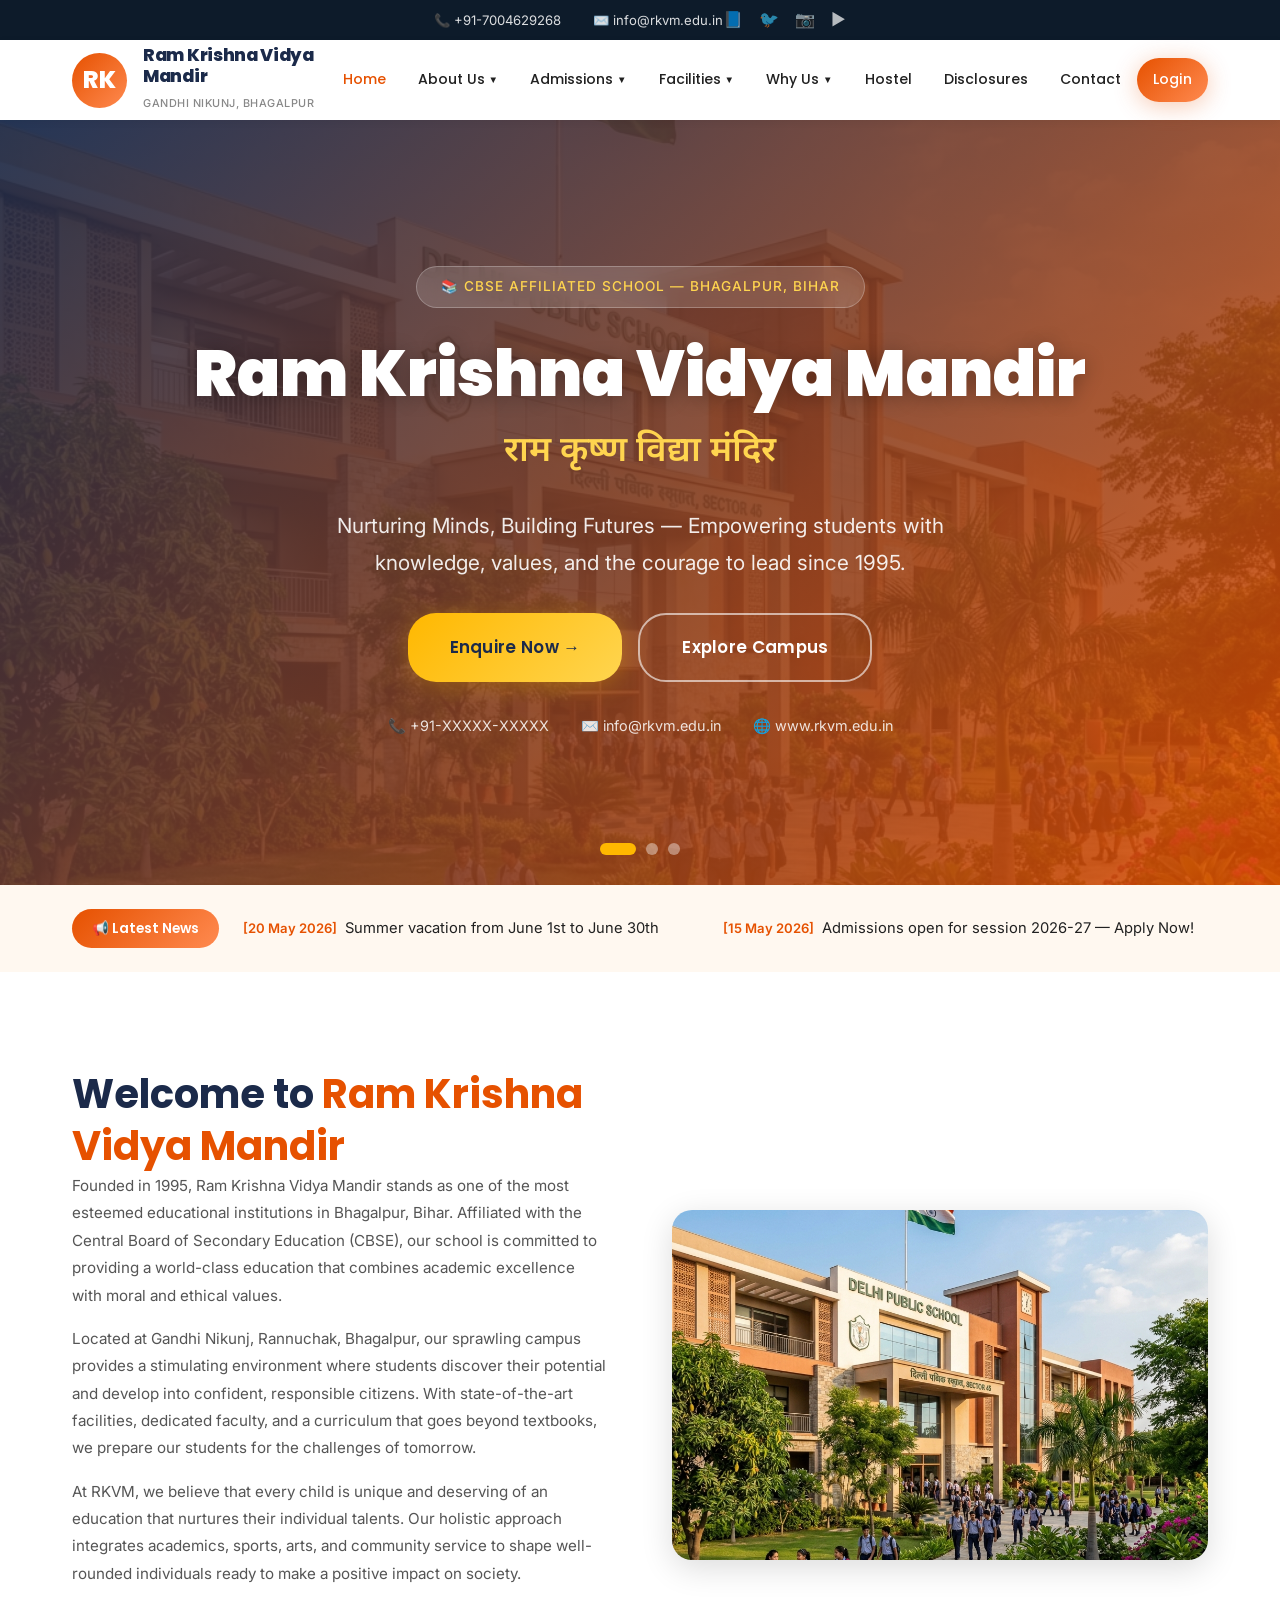
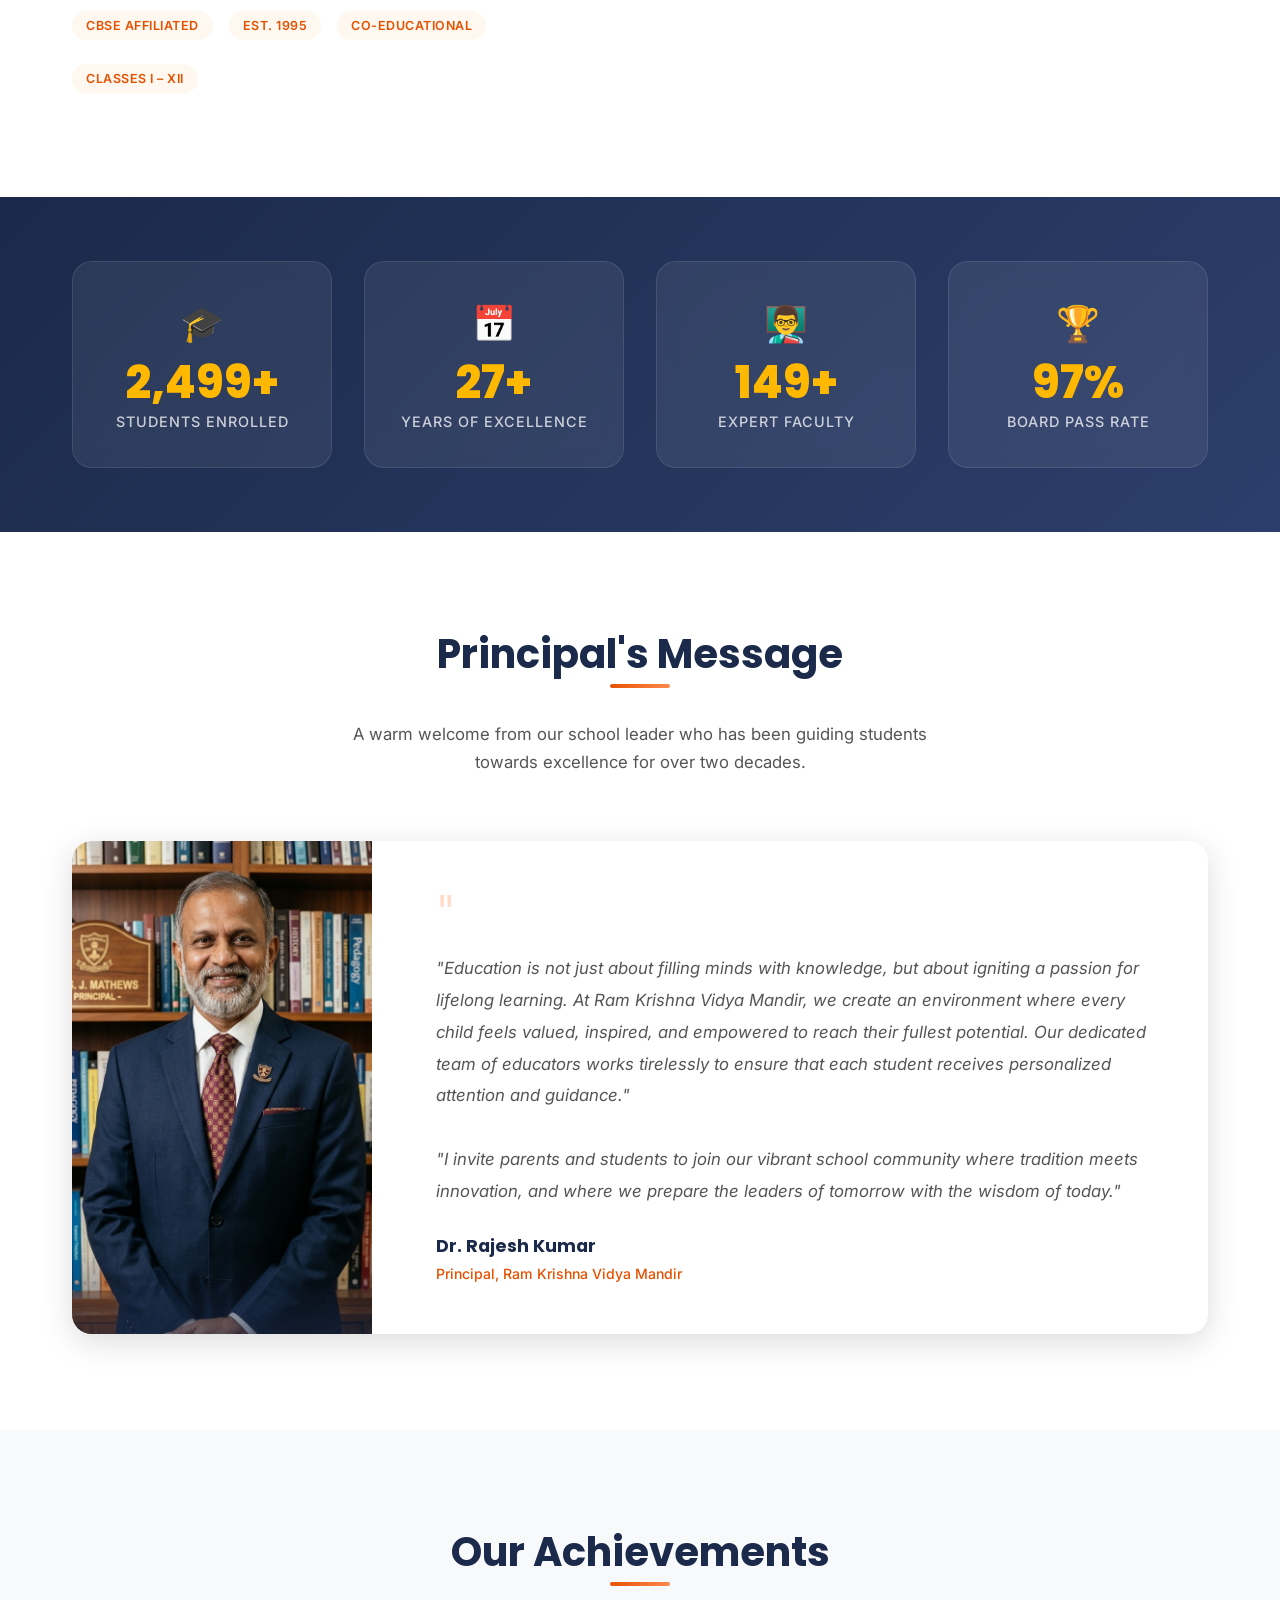
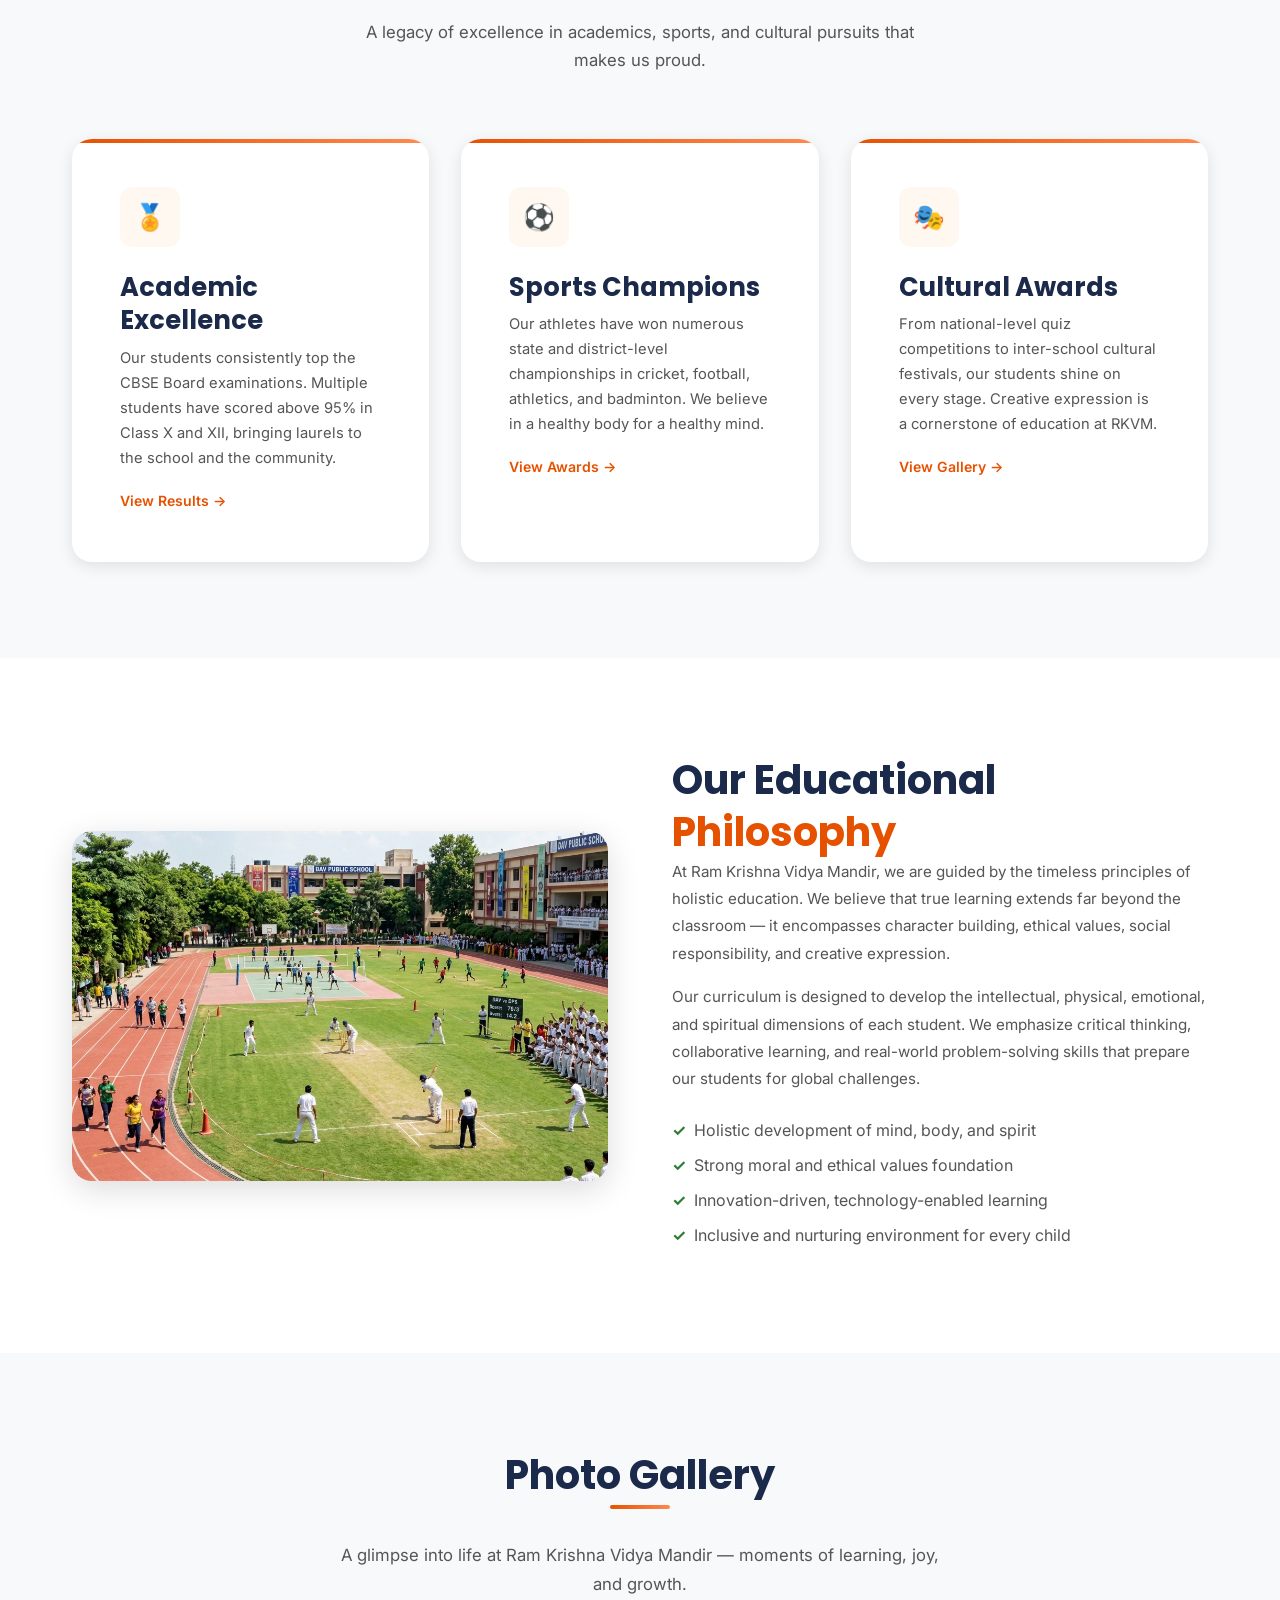
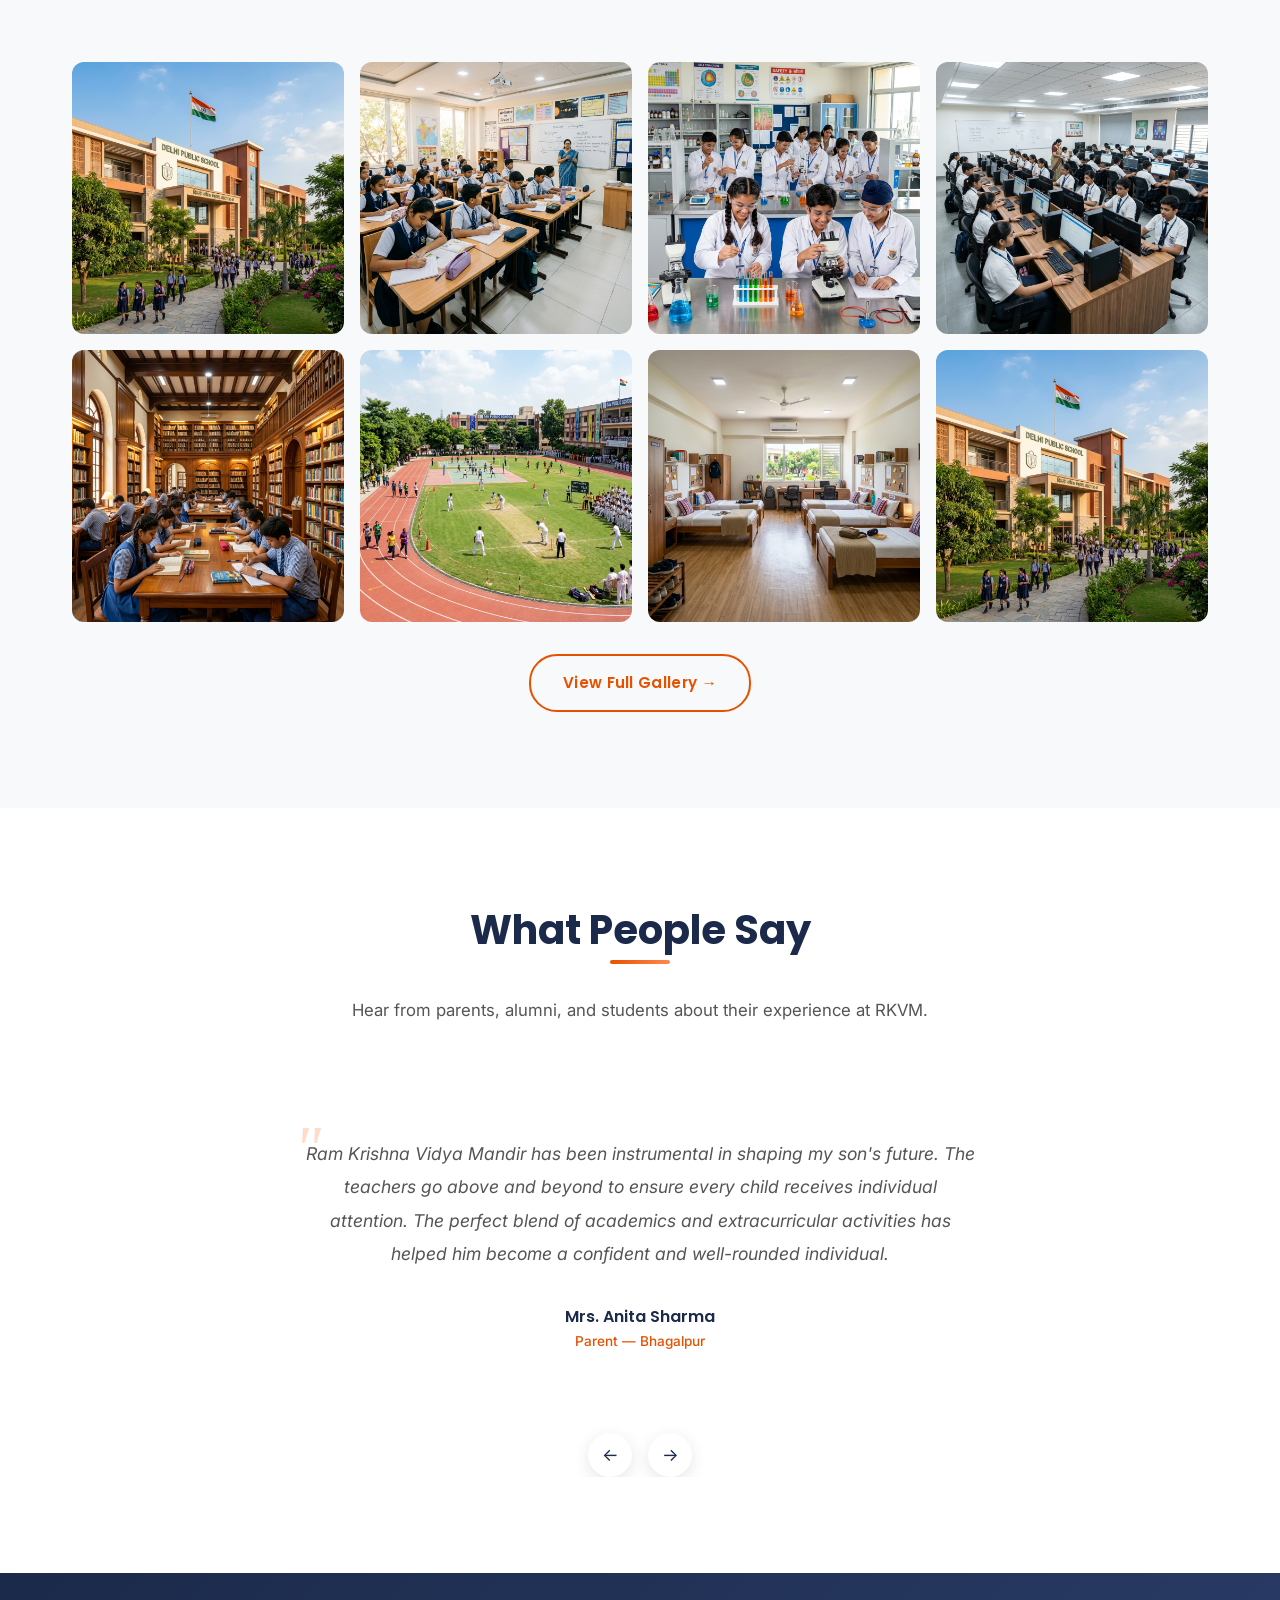
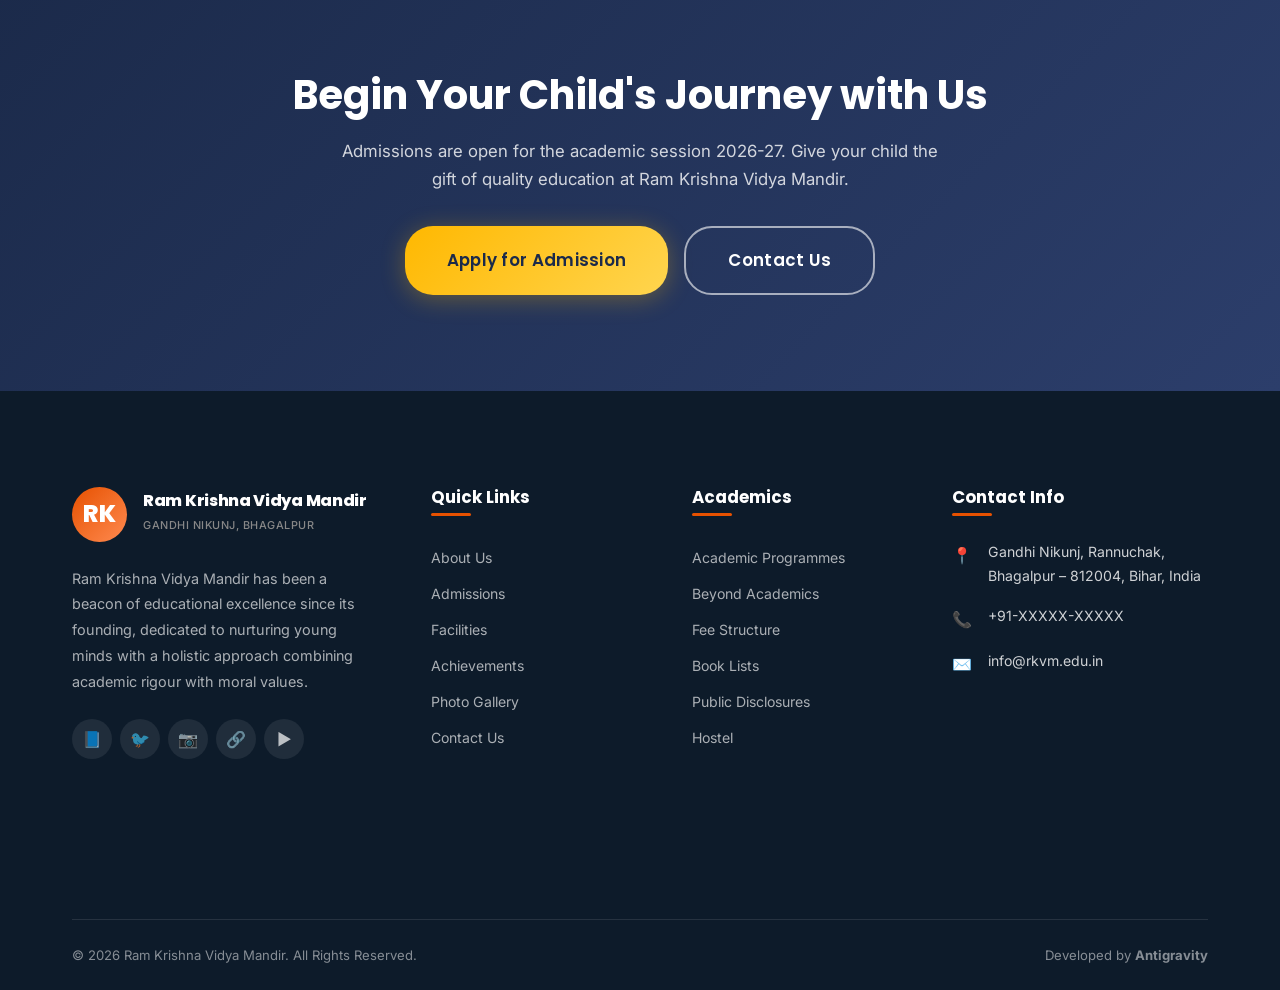
<file: index.html>
<!-- Test deployment -->
<!DOCTYPE html>
<html lang="en">
<head>
  <meta charset="UTF-8">
  <meta name="viewport" content="width=device-width, initial-scale=1.0">
  <meta name="description" content="Ram Krishna Vidya Mandir, Bhagalpur — A premier CBSE school nurturing young minds with academic excellence, moral values, and holistic development since 1995.">
  <title>Ram Krishna Vidya Mandir — Nurturing Minds, Building Futures</title>
  <link rel="stylesheet" href="css/style.css">
</head>
<body>

<!-- Top Bar -->
<div class="topbar">
  <div class="container">
    <div class="topbar-left">
      <span>📞 +91-7004629268</span>
      <span>✉️ info@rkvm.edu.in</span>
    </div>
    <div class="topbar-right">
      <a href="#" title="Facebook">📘</a>
      <a href="#" title="Twitter">🐦</a>
      <a href="#" title="Instagram">📷</a>
      <a href="#" title="YouTube">▶️</a>
    </div>
  </div>
</div>

<!-- Header -->
<header class="header">
  <div class="container">
    <a href="index.html" class="logo">
      <div class="logo-icon">RK</div>
      <div class="logo-text">
        <h1>Ram Krishna Vidya Mandir</h1>
        <span class="logo-sub">Gandhi Nikunj, Bhagalpur</span>
      </div>
    </a>
    <button class="menu-toggle" aria-label="Toggle menu">
      <span></span><span></span><span></span>
    </button>
    <nav class="nav">
      <ul class="nav-list">
        <li class="nav-item"><a href="index.html" class="nav-link active">Home</a></li>
        <li class="nav-item">
          <a href="about.html" class="nav-link">About Us <span class="arrow">▼</span></a>
          <div class="dropdown">
            <a href="about.html#mission">Mission &amp; Vision</a>
            <a href="about.html#founders">The Founders</a>
            <a href="about.html#principal">The Principal</a>
            <a href="about.html#board">Advisory Board</a>
          </div>
        </li>
        <li class="nav-item">
          <a href="admissions.html" class="nav-link">Admissions <span class="arrow">▼</span></a>
          <div class="dropdown">
            <a href="admissions.html#booklist">Book List</a>
            <a href="admissions.html#query">Admission Query</a>
            <a href="admissions.html#procedure">Admission Procedure</a>
            <a href="admissions.html#form">Online Admission</a>
            <a href="admissions.html#fees">Fee Structure</a>
          </div>
        </li>
        <li class="nav-item">
          <a href="facilities.html" class="nav-link">Facilities <span class="arrow">▼</span></a>
          <div class="dropdown">
            <a href="facilities.html#it">IT Education</a>
            <a href="facilities.html#atl">Atal Tinkering Lab</a>
            <a href="facilities.html#headstart">International Headstart</a>
            <a href="facilities.html#counselling">Counselling Cell</a>
            <a href="facilities.html#workshops">Workshops &amp; Seminars</a>
            <a href="facilities.html#language">Language Lab</a>
            <a href="facilities.html#library">Library</a>
          </div>
        </li>
        <li class="nav-item">
          <a href="why-us.html" class="nav-link">Why Us <span class="arrow">▼</span></a>
          <div class="dropdown">
            <a href="why-us.html#academics">Academic Programmes</a>
            <a href="why-us.html#beyond">Beyond Academics</a>
            <a href="why-us.html#excellence">Centre of Excellence</a>
          </div>
        </li>
        <li class="nav-item"><a href="hostel.html" class="nav-link">Hostel</a></li>
        <li class="nav-item"><a href="disclosures.html" class="nav-link">Disclosures</a></li>
        <li class="nav-item"><a href="contact.html" class="nav-link">Contact</a></li>
        <li class="nav-item">
          <a href="login.html" class="nav-link btn btn-primary btn-sm" style="color:white;">Login</a>
        </li>
      </ul>
    </nav>
  </div>
</header>
<div class="mobile-overlay"></div>

<!-- Hero Section -->
<section class="hero">
  <div class="hero-slider">
    <div class="hero-slide active">
      <img src="images/hero-1.png" alt="Ram Krishna Vidya Mandir Campus">
    </div>
    <div class="hero-slide">
      <img src="images/hero-2.png" alt="Classroom Learning">
    </div>
    <div class="hero-slide">
      <img src="images/hero-3.png" alt="Science Laboratory">
    </div>
    <div class="hero-overlay"></div>
  </div>

  <div class="hero-content">
    <span class="hero-badge">📚 CBSE Affiliated School — Bhagalpur, Bihar</span>
    <h1 class="hero-title">Ram Krishna Vidya Mandir</h1>
    <p class="hero-title-hindi font-deva">राम कृष्ण विद्या मंदिर</p>
    <p class="hero-subtitle">Nurturing Minds, Building Futures — Empowering students with knowledge, values, and the courage to lead since 1995.</p>
    <div class="hero-cta">
      <a href="admissions.html#form" class="btn btn-accent btn-lg">Enquire Now →</a>
      <a href="facilities.html" class="btn btn-outline btn-lg">Explore Campus</a>
    </div>
    <div class="hero-contact">
      <span>📞 +91-XXXXX-XXXXX</span>
      <span>✉️ info@rkvm.edu.in</span>
      <span>🌐 www.rkvm.edu.in</span>
    </div>
  </div>

  <div class="hero-indicators">
    <div class="hero-dot active" data-slide="0"></div>
    <div class="hero-dot" data-slide="1"></div>
    <div class="hero-dot" data-slide="2"></div>
  </div>
</section>

<!-- Announcements Ticker -->
<section class="ticker-section">
  <div class="container">
    <div class="ticker-wrapper">
      <div class="ticker-label">📢 Latest News</div>
      <div class="ticker-content">
        <div class="ticker-track">
          <span class="ticker-item"><span class="date">[20 May 2026]</span> Summer vacation from June 1st to June 30th</span>
          <span class="ticker-item"><span class="date">[15 May 2026]</span> Admissions open for session 2026-27 — Apply Now!</span>
          <span class="ticker-item"><span class="date">[10 May 2026]</span> Annual Day celebrations on May 25th — All parents invited</span>
          <span class="ticker-item"><span class="date">[05 May 2026]</span> Pre-Board exams schedule released — Check notice board</span>
          <span class="ticker-item"><span class="date">[01 May 2026]</span> Parent-Teacher Meeting on May 8th for Classes IX-XII</span>
          <!-- Duplicate for seamless scroll -->
          <span class="ticker-item"><span class="date">[20 May 2026]</span> Summer vacation from June 1st to June 30th</span>
          <span class="ticker-item"><span class="date">[15 May 2026]</span> Admissions open for session 2026-27 — Apply Now!</span>
          <span class="ticker-item"><span class="date">[10 May 2026]</span> Annual Day celebrations on May 25th — All parents invited</span>
          <span class="ticker-item"><span class="date">[05 May 2026]</span> Pre-Board exams schedule released — Check notice board</span>
          <span class="ticker-item"><span class="date">[01 May 2026]</span> Parent-Teacher Meeting on May 8th for Classes IX-XII</span>
        </div>
      </div>
    </div>
  </div>
</section>

<!-- School Introduction -->
<section class="section" id="about-intro">
  <div class="container">
    <div class="info-block animate-on-scroll">
      <div class="info-content">
        <h2>Welcome to <span class="text-primary-color">Ram Krishna Vidya Mandir</span></h2>
        <p>Founded in 1995, Ram Krishna Vidya Mandir stands as one of the most esteemed educational institutions in Bhagalpur, Bihar. Affiliated with the Central Board of Secondary Education (CBSE), our school is committed to providing a world-class education that combines academic excellence with moral and ethical values.</p>
        <p>Located at Gandhi Nikunj, Rannuchak, Bhagalpur, our sprawling campus provides a stimulating environment where students discover their potential and develop into confident, responsible citizens. With state-of-the-art facilities, dedicated faculty, and a curriculum that goes beyond textbooks, we prepare our students for the challenges of tomorrow.</p>
        <p>At RKVM, we believe that every child is unique and deserving of an education that nurtures their individual talents. Our holistic approach integrates academics, sports, arts, and community service to shape well-rounded individuals ready to make a positive impact on society.</p>
        <div style="margin-top: var(--space-lg); display: flex; gap: var(--space-md); flex-wrap: wrap;">
          <span class="card-tag">CBSE Affiliated</span>
          <span class="card-tag">Est. 1995</span>
          <span class="card-tag">Co-Educational</span>
          <span class="card-tag">Classes I – XII</span>
        </div>
      </div>
      <div class="info-img">
        <img src="images/hero-1.png" alt="School Campus">
      </div>
    </div>
  </div>
</section>

<!-- Key Stats Section -->
<section class="stats">
  <div class="container">
    <div class="stats-grid">
      <div class="stat-card animate-on-scroll">
        <div class="stat-icon">🎓</div>
        <div class="stat-number" data-count="2500" data-suffix="+">0</div>
        <div class="stat-label">Students Enrolled</div>
      </div>
      <div class="stat-card animate-on-scroll delay-1">
        <div class="stat-icon">📅</div>
        <div class="stat-number" data-count="28" data-suffix="+">0</div>
        <div class="stat-label">Years of Excellence</div>
      </div>
      <div class="stat-card animate-on-scroll delay-2">
        <div class="stat-icon">👨‍🏫</div>
        <div class="stat-number" data-count="150" data-suffix="+">0</div>
        <div class="stat-label">Expert Faculty</div>
      </div>
      <div class="stat-card animate-on-scroll delay-3">
        <div class="stat-icon">🏆</div>
        <div class="stat-number" data-count="98" data-suffix="%">0</div>
        <div class="stat-label">Board Pass Rate</div>
      </div>
    </div>
  </div>
</section>

<!-- Principal's Message -->
<section class="section principal-section">
  <div class="container">
    <div class="section-header animate-on-scroll">
      <h2>Principal's Message</h2>
      <p>A warm welcome from our school leader who has been guiding students towards excellence for over two decades.</p>
    </div>
    <div class="principal-card animate-on-scroll">
      <div class="principal-img-wrapper">
        <img src="images/principal.png" alt="Dr. Rajesh Kumar - Principal">
      </div>
      <div class="principal-content">
        <div class="quote-icon">"</div>
        <blockquote>
          "Education is not just about filling minds with knowledge, but about igniting a passion for lifelong learning. At Ram Krishna Vidya Mandir, we create an environment where every child feels valued, inspired, and empowered to reach their fullest potential. Our dedicated team of educators works tirelessly to ensure that each student receives personalized attention and guidance."
          <br><br>
          "I invite parents and students to join our vibrant school community where tradition meets innovation, and where we prepare the leaders of tomorrow with the wisdom of today."
        </blockquote>
        <div class="principal-name">Dr. Rajesh Kumar</div>
        <div class="principal-designation">Principal, Ram Krishna Vidya Mandir</div>
      </div>
    </div>
  </div>
</section>

<!-- Achievements Section -->
<section class="section section-alt">
  <div class="container">
    <div class="section-header animate-on-scroll">
      <h2>Our Achievements</h2>
      <p>A legacy of excellence in academics, sports, and cultural pursuits that makes us proud.</p>
    </div>
    <div class="grid-3">
      <div class="feature-card animate-on-scroll">
        <div class="feature-icon">🏅</div>
        <h3>Academic Excellence</h3>
        <p>Our students consistently top the CBSE Board examinations. Multiple students have scored above 95% in Class X and XII, bringing laurels to the school and the community.</p>
        <a href="achievements.html" style="color: var(--primary); font-weight: 600; font-size: 0.88rem;">View Results →</a>
      </div>
      <div class="feature-card animate-on-scroll delay-1">
        <div class="feature-icon">⚽</div>
        <h3>Sports Champions</h3>
        <p>Our athletes have won numerous state and district-level championships in cricket, football, athletics, and badminton. We believe in a healthy body for a healthy mind.</p>
        <a href="achievements.html" style="color: var(--primary); font-weight: 600; font-size: 0.88rem;">View Awards →</a>
      </div>
      <div class="feature-card animate-on-scroll delay-2">
        <div class="feature-icon">🎭</div>
        <h3>Cultural Awards</h3>
        <p>From national-level quiz competitions to inter-school cultural festivals, our students shine on every stage. Creative expression is a cornerstone of education at RKVM.</p>
        <a href="achievements.html" style="color: var(--primary); font-weight: 600; font-size: 0.88rem;">View Gallery →</a>
      </div>
    </div>
  </div>
</section>

<!-- Key Principles Section -->
<section class="section">
  <div class="container">
    <div class="info-block reverse animate-on-scroll">
      <div class="info-content">
        <h2>Our Educational <span class="text-primary-color">Philosophy</span></h2>
        <p>At Ram Krishna Vidya Mandir, we are guided by the timeless principles of holistic education. We believe that true learning extends far beyond the classroom — it encompasses character building, ethical values, social responsibility, and creative expression.</p>
        <p>Our curriculum is designed to develop the intellectual, physical, emotional, and spiritual dimensions of each student. We emphasize critical thinking, collaborative learning, and real-world problem-solving skills that prepare our students for global challenges.</p>
        <div style="margin-top: var(--space-lg);">
          <div style="display: flex; align-items: center; gap: var(--space-sm); margin-bottom: var(--space-sm); color: var(--text-secondary);">
            <span style="color: var(--success); font-weight: 700;">✓</span> Holistic development of mind, body, and spirit
          </div>
          <div style="display: flex; align-items: center; gap: var(--space-sm); margin-bottom: var(--space-sm); color: var(--text-secondary);">
            <span style="color: var(--success); font-weight: 700;">✓</span> Strong moral and ethical values foundation
          </div>
          <div style="display: flex; align-items: center; gap: var(--space-sm); margin-bottom: var(--space-sm); color: var(--text-secondary);">
            <span style="color: var(--success); font-weight: 700;">✓</span> Innovation-driven, technology-enabled learning
          </div>
          <div style="display: flex; align-items: center; gap: var(--space-sm); margin-bottom: var(--space-sm); color: var(--text-secondary);">
            <span style="color: var(--success); font-weight: 700;">✓</span> Inclusive and nurturing environment for every child
          </div>
        </div>
      </div>
      <div class="info-img">
        <img src="images/sports.png" alt="School Activities">
      </div>
    </div>
  </div>
</section>

<!-- Photo Gallery Preview -->
<section class="section section-alt">
  <div class="container">
    <div class="section-header animate-on-scroll">
      <h2>Photo Gallery</h2>
      <p>A glimpse into life at Ram Krishna Vidya Mandir — moments of learning, joy, and growth.</p>
    </div>
    <div class="gallery-grid animate-on-scroll">
      <div class="gallery-item">
        <img src="images/hero-1.png" alt="School Building">
        <span class="gallery-caption">School Campus</span>
      </div>
      <div class="gallery-item">
        <img src="images/hero-2.png" alt="Classroom">
        <span class="gallery-caption">Classroom Learning</span>
      </div>
      <div class="gallery-item">
        <img src="images/hero-3.png" alt="Science Lab">
        <span class="gallery-caption">Science Laboratory</span>
      </div>
      <div class="gallery-item">
        <img src="images/computer-lab.png" alt="Computer Lab">
        <span class="gallery-caption">Computer Lab</span>
      </div>
      <div class="gallery-item">
        <img src="images/library.png" alt="Library">
        <span class="gallery-caption">Library</span>
      </div>
      <div class="gallery-item">
        <img src="images/sports.png" alt="Sports">
        <span class="gallery-caption">Sports Day</span>
      </div>
      <div class="gallery-item">
        <img src="images/hostel.png" alt="Hostel">
        <span class="gallery-caption">Hostel Facility</span>
      </div>
      <div class="gallery-item">
        <img src="images/hero-1.png" alt="Annual Day">
        <span class="gallery-caption">Annual Day</span>
      </div>
    </div>
    <div class="text-center" style="margin-top: var(--space-xl);">
      <a href="gallery.html" class="btn btn-outline-dark">View Full Gallery →</a>
    </div>
  </div>
</section>

<!-- Testimonials -->
<section class="section">
  <div class="container">
    <div class="section-header animate-on-scroll">
      <h2>What People Say</h2>
      <p>Hear from parents, alumni, and students about their experience at RKVM.</p>
    </div>
    <div class="testimonials-slider animate-on-scroll">
      <div class="testimonial-track">
        <div class="testimonial-card">
          <div class="quote">Ram Krishna Vidya Mandir has been instrumental in shaping my son's future. The teachers go above and beyond to ensure every child receives individual attention. The perfect blend of academics and extracurricular activities has helped him become a confident and well-rounded individual.</div>
          <div class="testimonial-author">Mrs. Anita Sharma</div>
          <div class="testimonial-role">Parent — Bhagalpur</div>
        </div>
        <div class="testimonial-card">
          <div class="quote">I spent the best years of my life at RKVM. The values and education I received here laid the foundation for my career. The school truly lives up to its motto of nurturing minds and building futures. I am forever grateful to my teachers and the administration.</div>
          <div class="testimonial-author">Rahul Verma</div>
          <div class="testimonial-role">Alumnus, Batch of 2018 — IIT Delhi</div>
        </div>
        <div class="testimonial-card">
          <div class="quote">As a parent of two children at RKVM, I can confidently say this is the best school in Bhagalpur. The infrastructure is excellent, the faculty is dedicated, and the school administration is always responsive. My children love going to school every day.</div>
          <div class="testimonial-author">Mr. Sanjay Gupta</div>
          <div class="testimonial-role">Parent — Bhagalpur</div>
        </div>
      </div>
      <div class="testimonial-nav">
        <button class="testimonial-prev" aria-label="Previous testimonial">←</button>
        <button class="testimonial-next" aria-label="Next testimonial">→</button>
      </div>
    </div>
  </div>
</section>

<!-- CTA Section -->
<section class="section section-dark">
  <div class="container text-center">
    <div class="animate-on-scroll">
      <h2 style="color: white; margin-bottom: var(--space-md);">Begin Your Child's Journey with Us</h2>
      <p style="color: rgba(255,255,255,0.8); max-width: 600px; margin: 0 auto var(--space-xl); font-size: 1.05rem;">
        Admissions are open for the academic session 2026-27. Give your child the gift of quality education at Ram Krishna Vidya Mandir.
      </p>
      <div style="display: flex; gap: var(--space-md); justify-content: center; flex-wrap: wrap;">
        <a href="admissions.html#form" class="btn btn-accent btn-lg">Apply for Admission</a>
        <a href="contact.html" class="btn btn-outline btn-lg">Contact Us</a>
      </div>
    </div>
  </div>
</section>

<!-- Footer -->
<footer class="footer">
  <div class="container">
    <div class="footer-grid">
      <div class="footer-about">
        <div class="logo" style="margin-bottom:var(--space-lg);">
          <div class="logo-icon">RK</div>
          <div class="logo-text">
            <h1 style="color:white;font-size:1rem;">Ram Krishna Vidya Mandir</h1>
            <span class="logo-sub">Gandhi Nikunj, Bhagalpur</span>
          </div>
        </div>
        <p>Ram Krishna Vidya Mandir has been a beacon of educational excellence since its founding, dedicated to nurturing young minds with a holistic approach combining academic rigour with moral values.</p>
        <div class="footer-social">
          <a href="#">📘</a>
          <a href="#">🐦</a>
          <a href="#">📷</a>
          <a href="#">🔗</a>
          <a href="#">▶️</a>
        </div>
      </div>
      <div class="footer-links">
        <h4>Quick Links</h4>
        <a href="about.html">About Us</a>
        <a href="admissions.html">Admissions</a>
        <a href="facilities.html">Facilities</a>
        <a href="achievements.html">Achievements</a>
        <a href="gallery.html">Photo Gallery</a>
        <a href="contact.html">Contact Us</a>
      </div>
      <div class="footer-links">
        <h4>Academics</h4>
        <a href="why-us.html#academics">Academic Programmes</a>
        <a href="why-us.html#beyond">Beyond Academics</a>
        <a href="admissions.html#fees">Fee Structure</a>
        <a href="admissions.html#booklist">Book Lists</a>
        <a href="disclosures.html">Public Disclosures</a>
        <a href="hostel.html">Hostel</a>
      </div>
      <div>
        <h4>Contact Info</h4>
        <div class="footer-contact-item">
          <span class="icon">📍</span>
          <span>Gandhi Nikunj, Rannuchak, Bhagalpur – 812004, Bihar, India</span>
        </div>
        <div class="footer-contact-item">
          <span class="icon">📞</span>
          <span>+91-XXXXX-XXXXX</span>
        </div>
        <div class="footer-contact-item">
          <span class="icon">✉️</span>
          <span>info@rkvm.edu.in</span>
        </div>
        <div class="footer-map">
          <iframe src="https://www.google.com/maps/embed?pb=!1m18!1m12!1m3!1d3609.123!2d86.98!3d25.24!2m3!1f0!2f0!3f0!3m2!1i1024!2i768!4f13.1!3m3!1m2!1s0x0%3A0x0!2zMjXCsDE0JzI0LjAiTiA4NsKwNTgnNDguMCJF!5e0!3m2!1sen!2sin!4v1" allowfullscreen="" loading="lazy"></iframe>
        </div>
      </div>
    </div>
    <div class="footer-bottom">
      <span>&copy; 2026 Ram Krishna Vidya Mandir. All Rights Reserved.</span>
      <span>Developed by <strong>Antigravity</strong></span>
    </div>
  </div>
</footer>

<!-- Success Modal -->
<div class="modal-overlay" id="successModal">
  <div class="modal">
    <div class="modal-icon">✓</div>
    <h3>Thank You!</h3>
    <p>Your submission has been received. We will get back to you shortly.</p>
    <button class="btn btn-primary modal-close" style="margin-top: var(--space-lg);">Close</button>
  </div>
</div>

<script src="js/main.js"></script>
</body>
</html>
</file>
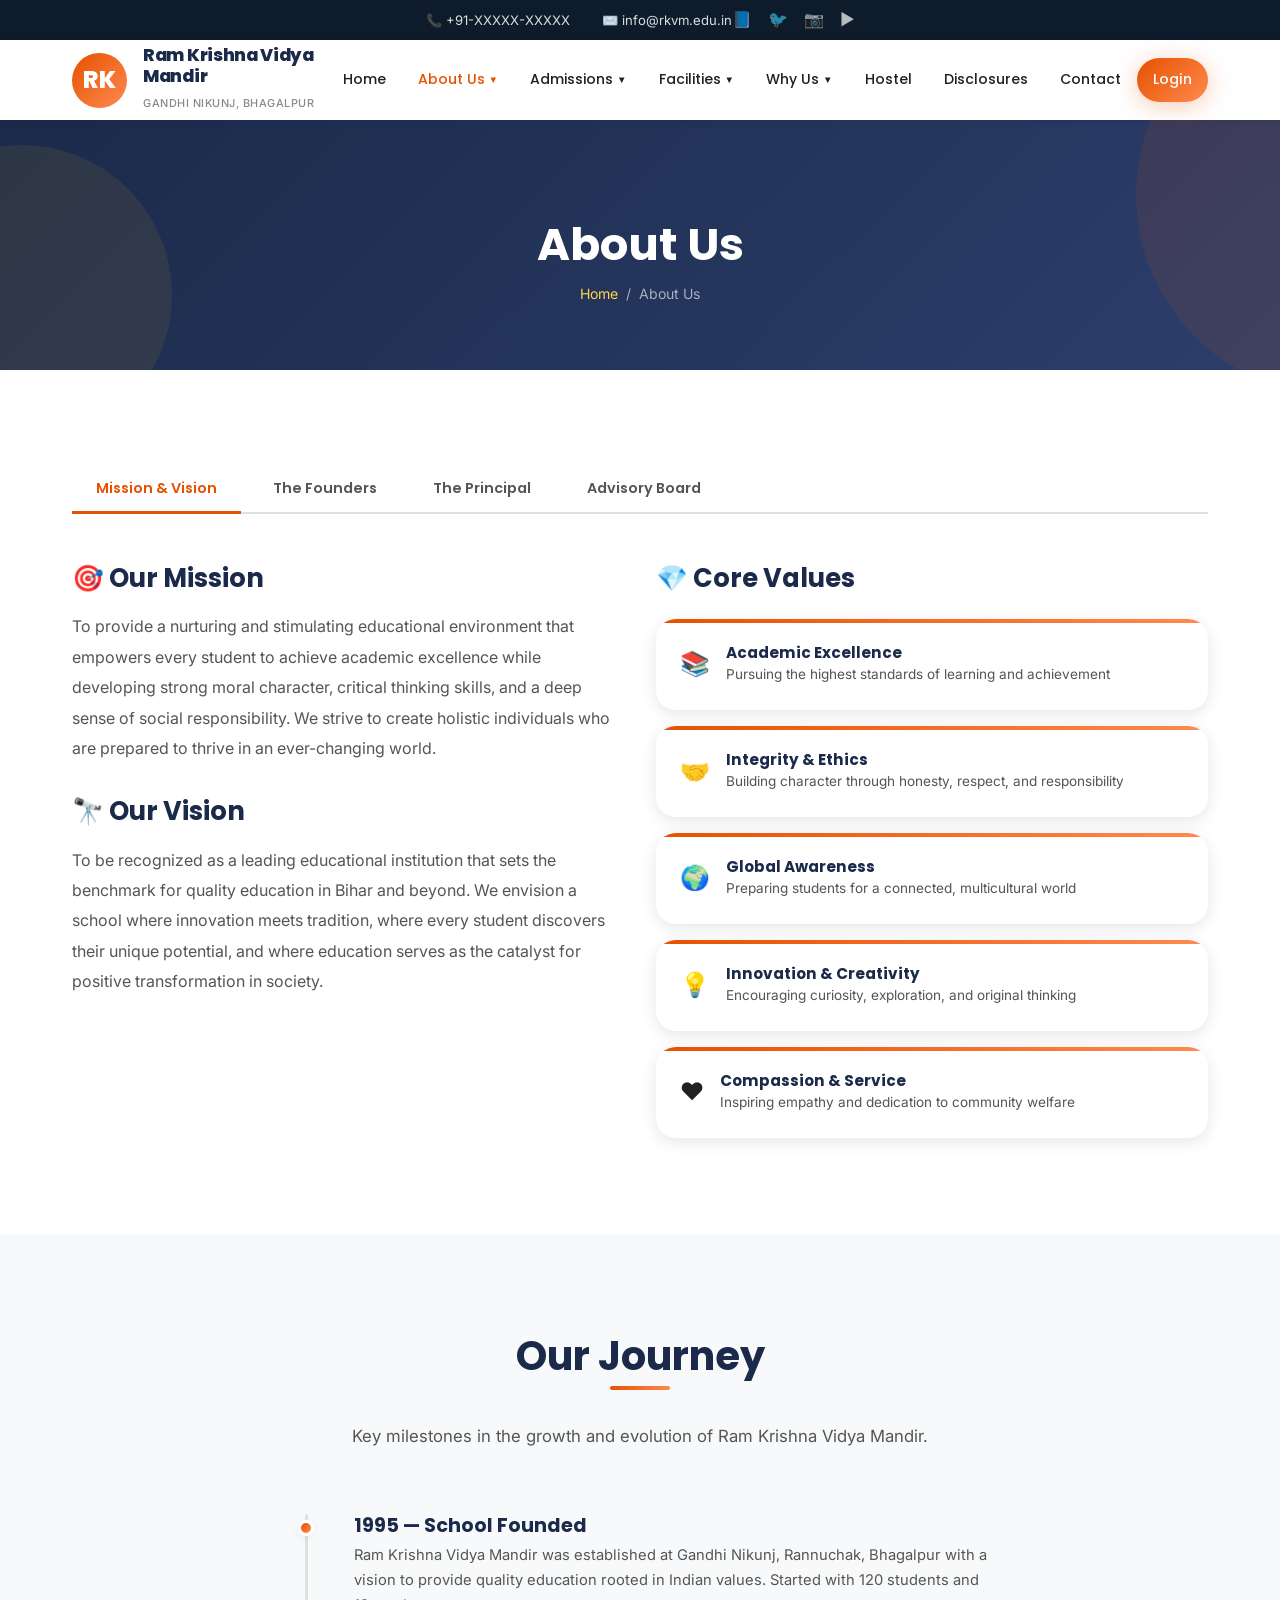
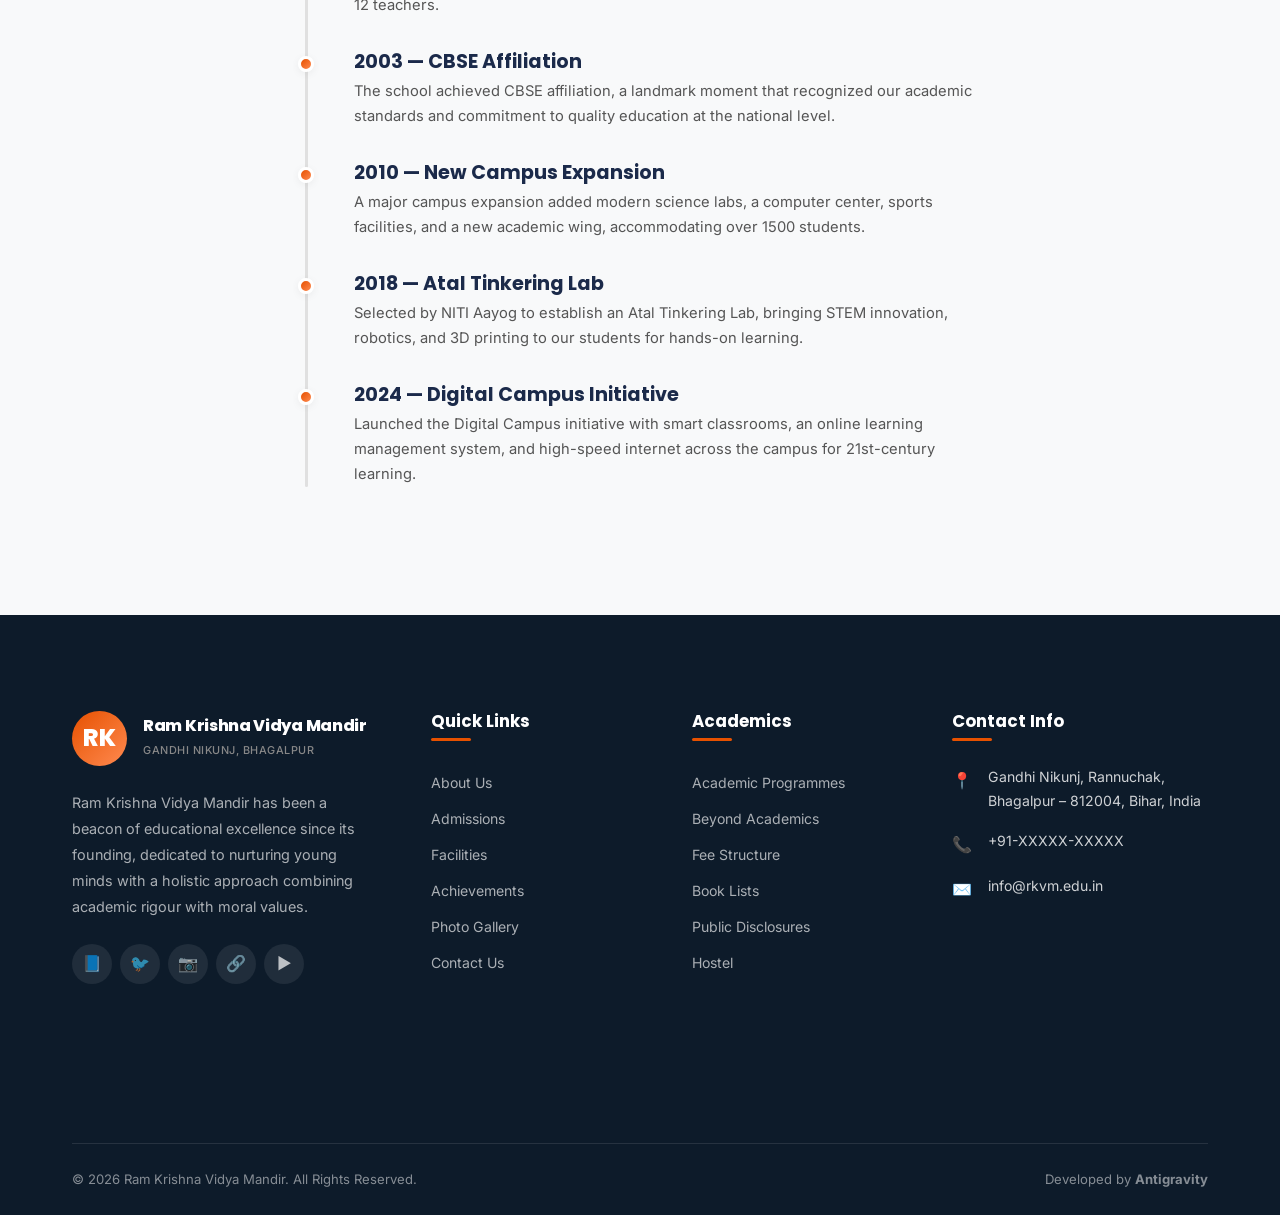
<file: about.html>
<!DOCTYPE html>
<html lang="en">
<head>
  <meta charset="UTF-8">
  <meta name="viewport" content="width=device-width, initial-scale=1.0">
  <meta name="description" content="Learn about Ram Krishna Vidya Mandir's mission, vision, founders, principal, and advisory board. Discover our journey since 1995.">
  <title>About Us — Ram Krishna Vidya Mandir</title>
  <link rel="stylesheet" href="css/style.css">
</head>
<body>

<!-- Top Bar -->
<div class="topbar">
  <div class="container">
    <div class="topbar-left">
      <span>📞 +91-XXXXX-XXXXX</span>
      <span>✉️ info@rkvm.edu.in</span>
    </div>
    <div class="topbar-right">
      <a href="#" title="Facebook">📘</a>
      <a href="#" title="Twitter">🐦</a>
      <a href="#" title="Instagram">📷</a>
      <a href="#" title="YouTube">▶️</a>
    </div>
  </div>
</div>

<!-- Header -->
<header class="header">
  <div class="container">
    <a href="index.html" class="logo">
      <div class="logo-icon">RK</div>
      <div class="logo-text">
        <h1>Ram Krishna Vidya Mandir</h1>
        <span class="logo-sub">Gandhi Nikunj, Bhagalpur</span>
      </div>
    </a>
    <button class="menu-toggle" aria-label="Toggle menu">
      <span></span><span></span><span></span>
    </button>
    <nav class="nav">
      <ul class="nav-list">
        <li class="nav-item"><a href="index.html" class="nav-link">Home</a></li>
        <li class="nav-item">
          <a href="about.html" class="nav-link active">About Us <span class="arrow">▼</span></a>
          <div class="dropdown">
            <a href="about.html#mission">Mission &amp; Vision</a>
            <a href="about.html#founders">The Founders</a>
            <a href="about.html#principal">The Principal</a>
            <a href="about.html#board">Advisory Board</a>
          </div>
        </li>
        <li class="nav-item">
          <a href="admissions.html" class="nav-link">Admissions <span class="arrow">▼</span></a>
          <div class="dropdown">
            <a href="admissions.html#booklist">Book List</a>
            <a href="admissions.html#query">Admission Query</a>
            <a href="admissions.html#procedure">Admission Procedure</a>
            <a href="admissions.html#form">Online Admission</a>
            <a href="admissions.html#fees">Fee Structure</a>
          </div>
        </li>
        <li class="nav-item">
          <a href="facilities.html" class="nav-link">Facilities <span class="arrow">▼</span></a>
          <div class="dropdown">
            <a href="facilities.html#it">IT Education</a>
            <a href="facilities.html#atl">Atal Tinkering Lab</a>
            <a href="facilities.html#headstart">International Headstart</a>
            <a href="facilities.html#counselling">Counselling Cell</a>
            <a href="facilities.html#workshops">Workshops &amp; Seminars</a>
            <a href="facilities.html#language">Language Lab</a>
            <a href="facilities.html#library">Library</a>
          </div>
        </li>
        <li class="nav-item">
          <a href="why-us.html" class="nav-link">Why Us <span class="arrow">▼</span></a>
          <div class="dropdown">
            <a href="why-us.html#academics">Academic Programmes</a>
            <a href="why-us.html#beyond">Beyond Academics</a>
            <a href="why-us.html#excellence">Centre of Excellence</a>
          </div>
        </li>
        <li class="nav-item"><a href="hostel.html" class="nav-link">Hostel</a></li>
        <li class="nav-item"><a href="disclosures.html" class="nav-link">Disclosures</a></li>
        <li class="nav-item"><a href="contact.html" class="nav-link">Contact</a></li>
        <li class="nav-item">
          <a href="login.html" class="nav-link btn btn-primary btn-sm" style="color:white;">Login</a>
        </li>
      </ul>
    </nav>
  </div>
</header>
<div class="mobile-overlay"></div>

<!-- Page Banner -->
<section class="page-banner">
  <h1>About Us</h1>
  <div class="breadcrumb">
    <a href="index.html">Home</a><span>/</span><span>About Us</span>
  </div>
</section>

<!-- Tabbed Content -->
<section class="section">
  <div class="container" data-tabs>
    <div class="tabs">
      <button class="tab-btn active" data-tab="mission">Mission &amp; Vision</button>
      <button class="tab-btn" data-tab="founders">The Founders</button>
      <button class="tab-btn" data-tab="principal">The Principal</button>
      <button class="tab-btn" data-tab="board">Advisory Board</button>
    </div>

    <!-- Tab 1: Mission & Vision -->
    <div class="tab-panel active" id="mission">
      <div class="grid-2 animate-on-scroll" style="align-items: start;">
        <div>
          <h3 style="margin-bottom: var(--space-md);">🎯 Our Mission</h3>
          <p style="color: var(--text-secondary); line-height: 1.9;">To provide a nurturing and stimulating educational environment that empowers every student to achieve academic excellence while developing strong moral character, critical thinking skills, and a deep sense of social responsibility. We strive to create holistic individuals who are prepared to thrive in an ever-changing world.</p>
          <h3 style="margin-top: var(--space-xl); margin-bottom: var(--space-md);">🔭 Our Vision</h3>
          <p style="color: var(--text-secondary); line-height: 1.9;">To be recognized as a leading educational institution that sets the benchmark for quality education in Bihar and beyond. We envision a school where innovation meets tradition, where every student discovers their unique potential, and where education serves as the catalyst for positive transformation in society.</p>
        </div>
        <div>
          <h3 style="margin-bottom: var(--space-lg);">💎 Core Values</h3>
          <div style="display: flex; flex-direction: column; gap: var(--space-md);">
            <div class="feature-card" style="padding: var(--space-lg);">
              <div style="display: flex; align-items: center; gap: var(--space-md);">
                <span style="font-size: 1.5rem;">📚</span>
                <div>
                  <h4 style="font-size: 0.95rem;">Academic Excellence</h4>
                  <p style="margin:0; font-size: 0.85rem; color: var(--text-secondary);">Pursuing the highest standards of learning and achievement</p>
                </div>
              </div>
            </div>
            <div class="feature-card" style="padding: var(--space-lg);">
              <div style="display: flex; align-items: center; gap: var(--space-md);">
                <span style="font-size: 1.5rem;">🤝</span>
                <div>
                  <h4 style="font-size: 0.95rem;">Integrity & Ethics</h4>
                  <p style="margin:0; font-size: 0.85rem; color: var(--text-secondary);">Building character through honesty, respect, and responsibility</p>
                </div>
              </div>
            </div>
            <div class="feature-card" style="padding: var(--space-lg);">
              <div style="display: flex; align-items: center; gap: var(--space-md);">
                <span style="font-size: 1.5rem;">🌍</span>
                <div>
                  <h4 style="font-size: 0.95rem;">Global Awareness</h4>
                  <p style="margin:0; font-size: 0.85rem; color: var(--text-secondary);">Preparing students for a connected, multicultural world</p>
                </div>
              </div>
            </div>
            <div class="feature-card" style="padding: var(--space-lg);">
              <div style="display: flex; align-items: center; gap: var(--space-md);">
                <span style="font-size: 1.5rem;">💡</span>
                <div>
                  <h4 style="font-size: 0.95rem;">Innovation & Creativity</h4>
                  <p style="margin:0; font-size: 0.85rem; color: var(--text-secondary);">Encouraging curiosity, exploration, and original thinking</p>
                </div>
              </div>
            </div>
            <div class="feature-card" style="padding: var(--space-lg);">
              <div style="display: flex; align-items: center; gap: var(--space-md);">
                <span style="font-size: 1.5rem;">❤️</span>
                <div>
                  <h4 style="font-size: 0.95rem;">Compassion & Service</h4>
                  <p style="margin:0; font-size: 0.85rem; color: var(--text-secondary);">Inspiring empathy and dedication to community welfare</p>
                </div>
              </div>
            </div>
          </div>
        </div>
      </div>
    </div>

    <!-- Tab 2: The Founders -->
    <div class="tab-panel" id="founders">
      <div class="animate-on-scroll">
        <div class="text-center" style="max-width:700px; margin: 0 auto var(--space-3xl);">
          <h3 style="margin-bottom: var(--space-md);">Our Founding Story</h3>
          <p style="color: var(--text-secondary);">Established in 1995 by a group of visionary educationists, Ram Krishna Vidya Mandir was born from the dream of providing world-class education to the children of Bhagalpur and surrounding regions. Inspired by the teachings of Swami Vivekananda, the founders believed that education is the most powerful tool for social transformation.</p>
        </div>
        <div class="grid-3">
          <div class="about-card feature-card">
            <div class="avatar" style="background: var(--gradient-primary); display:flex; align-items:center; justify-content:center;">
              <span style="color:white; font-size:2.5rem; font-weight:800; font-family: var(--font-heading);">SK</span>
            </div>
            <h4>Shri Krishna Prasad</h4>
            <div class="role">Founding Chairman</div>
            <p style="color: var(--text-secondary); font-size:0.88rem; margin-top: var(--space-sm);">A visionary leader and philanthropist who dedicated his life to the cause of education. His dream of a world-class school in Bhagalpur became the foundation of RKVM.</p>
          </div>
          <div class="about-card feature-card">
            <div class="avatar" style="background: var(--gradient-secondary); display:flex; align-items:center; justify-content:center;">
              <span style="color:white; font-size:2.5rem; font-weight:800; font-family: var(--font-heading);">RM</span>
            </div>
            <h4>Dr. Ram Mohan Jha</h4>
            <div class="role">Co-Founder & Educationist</div>
            <p style="color: var(--text-secondary); font-size:0.88rem; margin-top: var(--space-sm);">An acclaimed educationist with over 30 years of experience. He designed the school's unique curriculum that blends modern pedagogy with Indian values.</p>
          </div>
          <div class="about-card feature-card">
            <div class="avatar" style="background: var(--gradient-accent); display:flex; align-items:center; justify-content:center;">
              <span style="color: var(--secondary); font-size:2.5rem; font-weight:800; font-family: var(--font-heading);">SP</span>
            </div>
            <h4>Smt. Savitri Prasad</h4>
            <div class="role">Co-Founder & Patron</div>
            <p style="color: var(--text-secondary); font-size:0.88rem; margin-top: var(--space-sm);">A champion of women's education and social welfare. Her unwavering support and vision for inclusive education helped shape the school's core values.</p>
          </div>
        </div>
      </div>
    </div>

    <!-- Tab 3: The Principal -->
    <div class="tab-panel" id="principal">
      <div class="principal-card animate-on-scroll">
        <div class="principal-img-wrapper">
          <img src="images/principal.png" alt="Dr. Rajesh Kumar">
        </div>
        <div class="principal-content">
          <div class="quote-icon">"</div>
          <blockquote>
            "At Ram Krishna Vidya Mandir, we don't just educate students — we inspire them to dream big, think critically, and act compassionately. Our school is a community where every child is encouraged to discover their unique strengths and develop the confidence to pursue their aspirations."
            <br><br>
            "With over 20 years of experience in educational leadership, I have witnessed the transformative power of quality education. Our dedicated team of faculty members works tirelessly to create a supportive learning environment that nurtures intellectual curiosity, creativity, and a lifelong love of learning. Together, we are building a brighter future — one student at a time."
          </blockquote>
          <div class="principal-name">Dr. Rajesh Kumar</div>
          <div class="principal-designation">Principal — M.Ed, Ph.D (Education)</div>
          <div style="margin-top: var(--space-lg); display: flex; gap: var(--space-sm); flex-wrap: wrap;">
            <span class="card-tag">20+ Years Experience</span>
            <span class="card-tag">Ph.D Education</span>
            <span class="card-tag">CBSE Examiner</span>
          </div>
        </div>
      </div>
    </div>

    <!-- Tab 4: Advisory Board -->
    <div class="tab-panel" id="board">
      <div class="animate-on-scroll">
        <div class="text-center" style="max-width:600px; margin: 0 auto var(--space-2xl);">
          <h3 style="margin-bottom: var(--space-sm);">Advisory Board Members</h3>
          <p style="color: var(--text-secondary); font-size: 0.92rem;">Our advisory board comprises distinguished professionals who guide the school's strategic direction and ensure academic standards of excellence.</p>
        </div>
        <div class="grid-3">
          <div class="about-card feature-card">
            <div class="avatar" style="background: linear-gradient(135deg, #E65100, #FF8A50); display:flex; align-items:center; justify-content:center;">
              <span style="color:white; font-size:2rem; font-weight:800;">AK</span>
            </div>
            <h4>Dr. Arun Kumar</h4>
            <div class="role">Chairman</div>
            <p style="color:var(--text-secondary); font-size:0.85rem; margin-top:var(--space-xs);">Former Vice-Chancellor, leading the school's academic vision</p>
          </div>
          <div class="about-card feature-card">
            <div class="avatar" style="background: linear-gradient(135deg, #1B2A4A, #2C3E6B); display:flex; align-items:center; justify-content:center;">
              <span style="color:white; font-size:2rem; font-weight:800;">PS</span>
            </div>
            <h4>Mrs. Priya Singh</h4>
            <div class="role">Vice Chairperson</div>
            <p style="color:var(--text-secondary); font-size:0.85rem; margin-top:var(--space-xs);">Education policy expert and curriculum development specialist</p>
          </div>
          <div class="about-card feature-card">
            <div class="avatar" style="background: linear-gradient(135deg, #2E7D32, #66BB6A); display:flex; align-items:center; justify-content:center;">
              <span style="color:white; font-size:2rem; font-weight:800;">RV</span>
            </div>
            <h4>Mr. Ravi Verma</h4>
            <div class="role">Treasurer</div>
            <p style="color:var(--text-secondary); font-size:0.85rem; margin-top:var(--space-xs);">Chartered Accountant and financial advisor overseeing school finances</p>
          </div>
          <div class="about-card feature-card">
            <div class="avatar" style="background: linear-gradient(135deg, #6A1B9A, #AB47BC); display:flex; align-items:center; justify-content:center;">
              <span style="color:white; font-size:2rem; font-weight:800;">SM</span>
            </div>
            <h4>Dr. Sunita Mishra</h4>
            <div class="role">Academic Advisor</div>
            <p style="color:var(--text-secondary); font-size:0.85rem; margin-top:var(--space-xs);">Professor of Education with research focus on child pedagogy</p>
          </div>
          <div class="about-card feature-card">
            <div class="avatar" style="background: linear-gradient(135deg, #00695C, #4DB6AC); display:flex; align-items:center; justify-content:center;">
              <span style="color:white; font-size:2rem; font-weight:800;">MJ</span>
            </div>
            <h4>Mr. Manoj Jha</h4>
            <div class="role">Infrastructure Head</div>
            <p style="color:var(--text-secondary); font-size:0.85rem; margin-top:var(--space-xs);">Civil engineer managing campus development and modernization</p>
          </div>
          <div class="about-card feature-card">
            <div class="avatar" style="background: linear-gradient(135deg, #BF360C, #FF7043); display:flex; align-items:center; justify-content:center;">
              <span style="color:white; font-size:2rem; font-weight:800;">NK</span>
            </div>
            <h4>Mrs. Neha Kumari</h4>
            <div class="role">Parent Representative</div>
            <p style="color:var(--text-secondary); font-size:0.85rem; margin-top:var(--space-xs);">Active community leader representing parent interests and feedback</p>
          </div>
        </div>
      </div>
    </div>
  </div>
</section>

<!-- History Timeline -->
<section class="section section-alt">
  <div class="container">
    <div class="section-header animate-on-scroll">
      <h2>Our Journey</h2>
      <p>Key milestones in the growth and evolution of Ram Krishna Vidya Mandir.</p>
    </div>
    <div style="max-width: 700px; margin: 0 auto;">
      <div class="timeline animate-on-scroll">
        <div class="timeline-item">
          <h4>1995 — School Founded</h4>
          <p>Ram Krishna Vidya Mandir was established at Gandhi Nikunj, Rannuchak, Bhagalpur with a vision to provide quality education rooted in Indian values. Started with 120 students and 12 teachers.</p>
        </div>
        <div class="timeline-item">
          <h4>2003 — CBSE Affiliation</h4>
          <p>The school achieved CBSE affiliation, a landmark moment that recognized our academic standards and commitment to quality education at the national level.</p>
        </div>
        <div class="timeline-item">
          <h4>2010 — New Campus Expansion</h4>
          <p>A major campus expansion added modern science labs, a computer center, sports facilities, and a new academic wing, accommodating over 1500 students.</p>
        </div>
        <div class="timeline-item">
          <h4>2018 — Atal Tinkering Lab</h4>
          <p>Selected by NITI Aayog to establish an Atal Tinkering Lab, bringing STEM innovation, robotics, and 3D printing to our students for hands-on learning.</p>
        </div>
        <div class="timeline-item">
          <h4>2024 — Digital Campus Initiative</h4>
          <p>Launched the Digital Campus initiative with smart classrooms, an online learning management system, and high-speed internet across the campus for 21st-century learning.</p>
        </div>
      </div>
    </div>
  </div>
</section>

<!-- Footer -->
<footer class="footer">
  <div class="container">
    <div class="footer-grid">
      <div class="footer-about">
        <div class="logo" style="margin-bottom:var(--space-lg);">
          <div class="logo-icon">RK</div>
          <div class="logo-text">
            <h1 style="color:white;font-size:1rem;">Ram Krishna Vidya Mandir</h1>
            <span class="logo-sub">Gandhi Nikunj, Bhagalpur</span>
          </div>
        </div>
        <p>Ram Krishna Vidya Mandir has been a beacon of educational excellence since its founding, dedicated to nurturing young minds with a holistic approach combining academic rigour with moral values.</p>
        <div class="footer-social">
          <a href="#">📘</a><a href="#">🐦</a><a href="#">📷</a><a href="#">🔗</a><a href="#">▶️</a>
        </div>
      </div>
      <div class="footer-links">
        <h4>Quick Links</h4>
        <a href="about.html">About Us</a><a href="admissions.html">Admissions</a><a href="facilities.html">Facilities</a><a href="achievements.html">Achievements</a><a href="gallery.html">Photo Gallery</a><a href="contact.html">Contact Us</a>
      </div>
      <div class="footer-links">
        <h4>Academics</h4>
        <a href="why-us.html#academics">Academic Programmes</a><a href="why-us.html#beyond">Beyond Academics</a><a href="admissions.html#fees">Fee Structure</a><a href="admissions.html#booklist">Book Lists</a><a href="disclosures.html">Public Disclosures</a><a href="hostel.html">Hostel</a>
      </div>
      <div>
        <h4>Contact Info</h4>
        <div class="footer-contact-item"><span class="icon">📍</span><span>Gandhi Nikunj, Rannuchak, Bhagalpur – 812004, Bihar, India</span></div>
        <div class="footer-contact-item"><span class="icon">📞</span><span>+91-XXXXX-XXXXX</span></div>
        <div class="footer-contact-item"><span class="icon">✉️</span><span>info@rkvm.edu.in</span></div>
        <div class="footer-map"><iframe src="https://www.google.com/maps/embed?pb=!1m18!1m12!1m3!1d3609.123!2d86.98!3d25.24!2m3!1f0!2f0!3f0!3m2!1i1024!2i768!4f13.1!3m3!1m2!1s0x0%3A0x0!2zMjXCsDE0JzI0LjAiTiA4NsKwNTgnNDguMCJF!5e0!3m2!1sen!2sin!4v1" allowfullscreen="" loading="lazy"></iframe></div>
      </div>
    </div>
    <div class="footer-bottom">
      <span>&copy; 2026 Ram Krishna Vidya Mandir. All Rights Reserved.</span>
      <span>Developed by <strong>Antigravity</strong></span>
    </div>
  </div>
</footer>

<script src="js/main.js"></script>
</body>
</html>
</file>
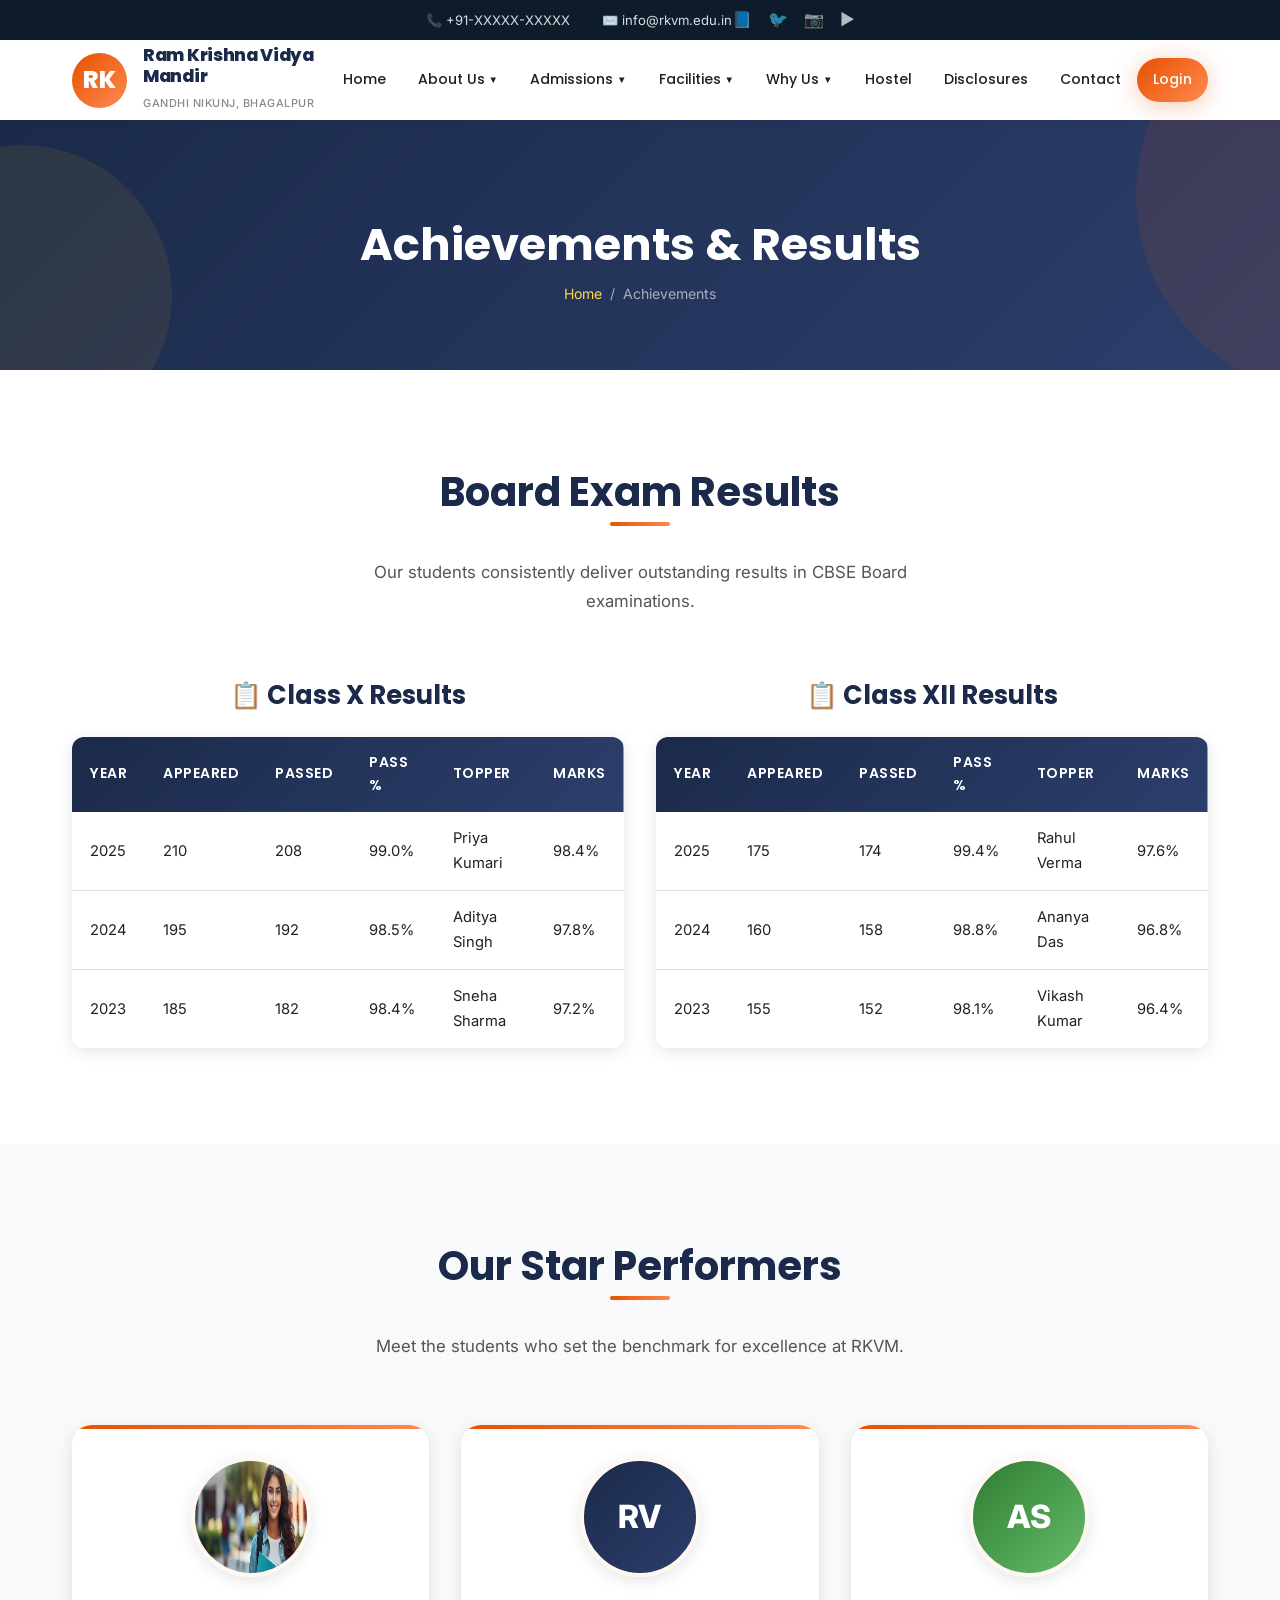
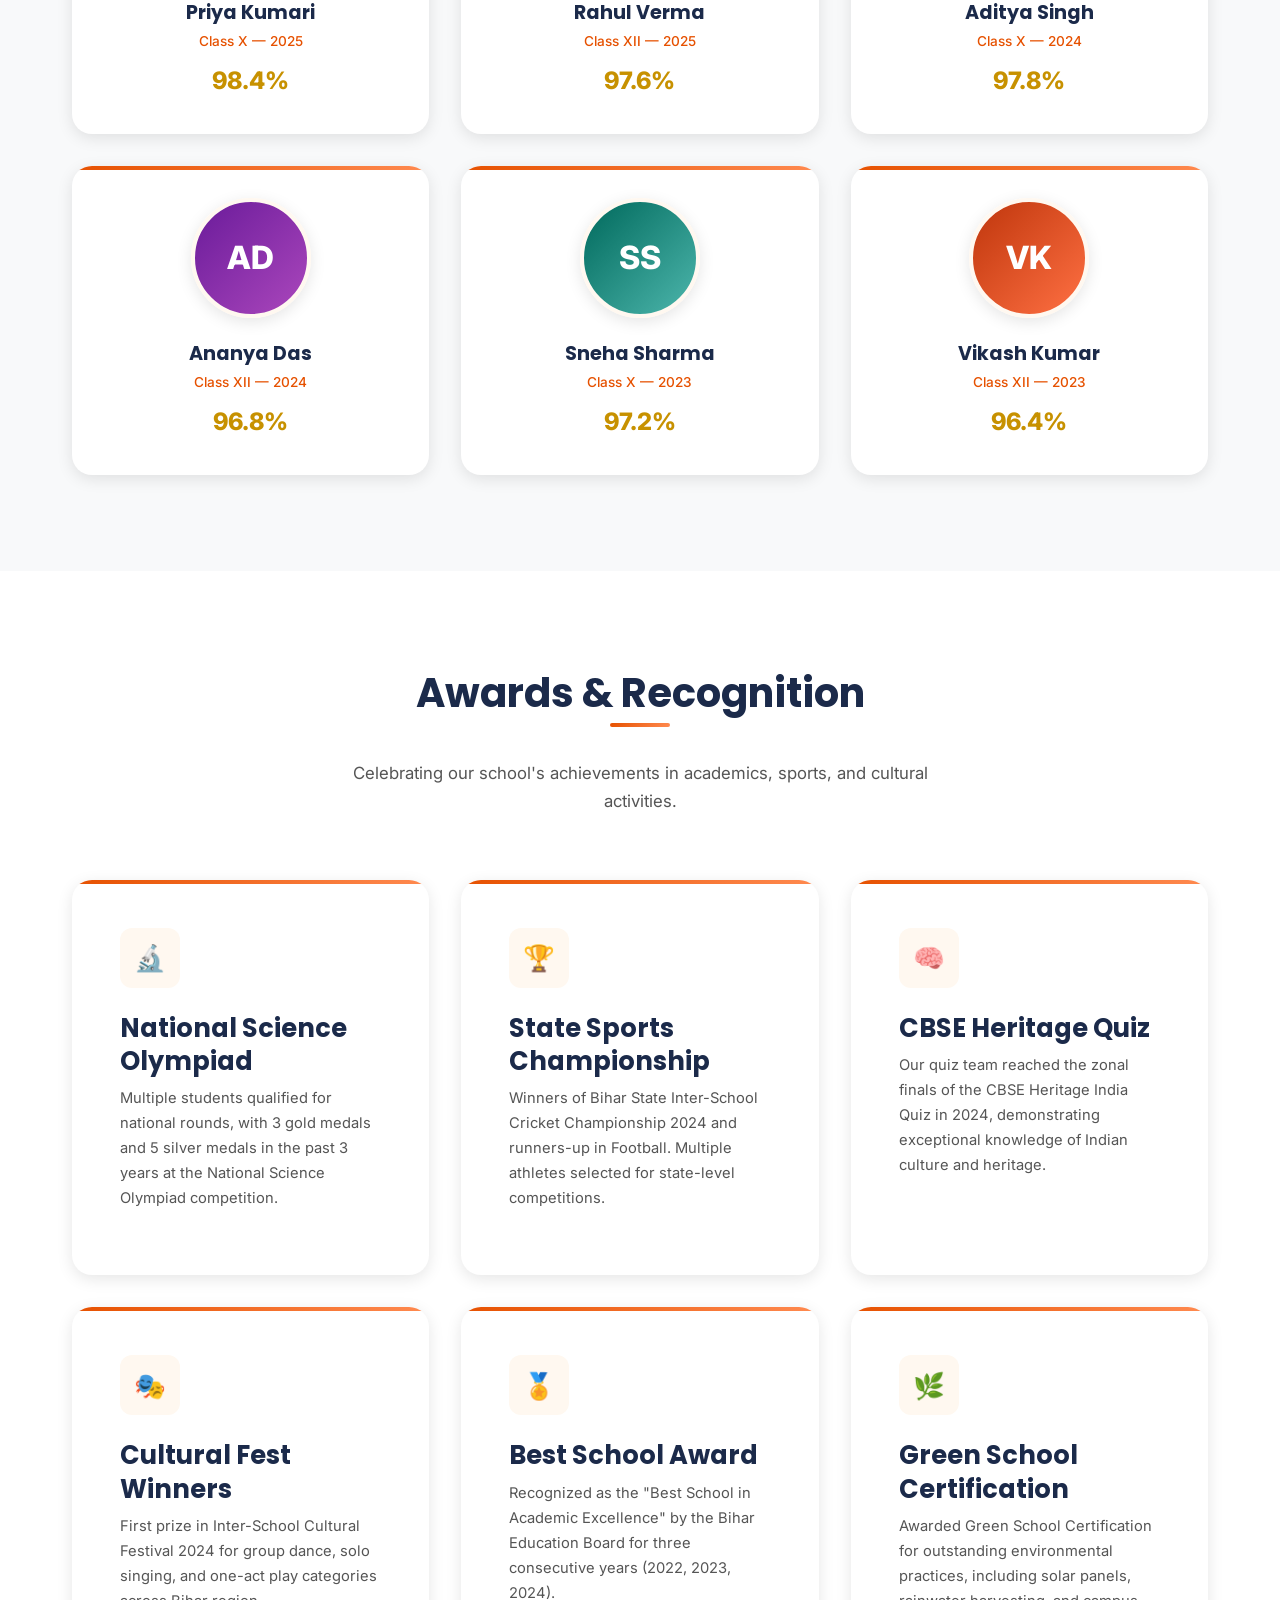
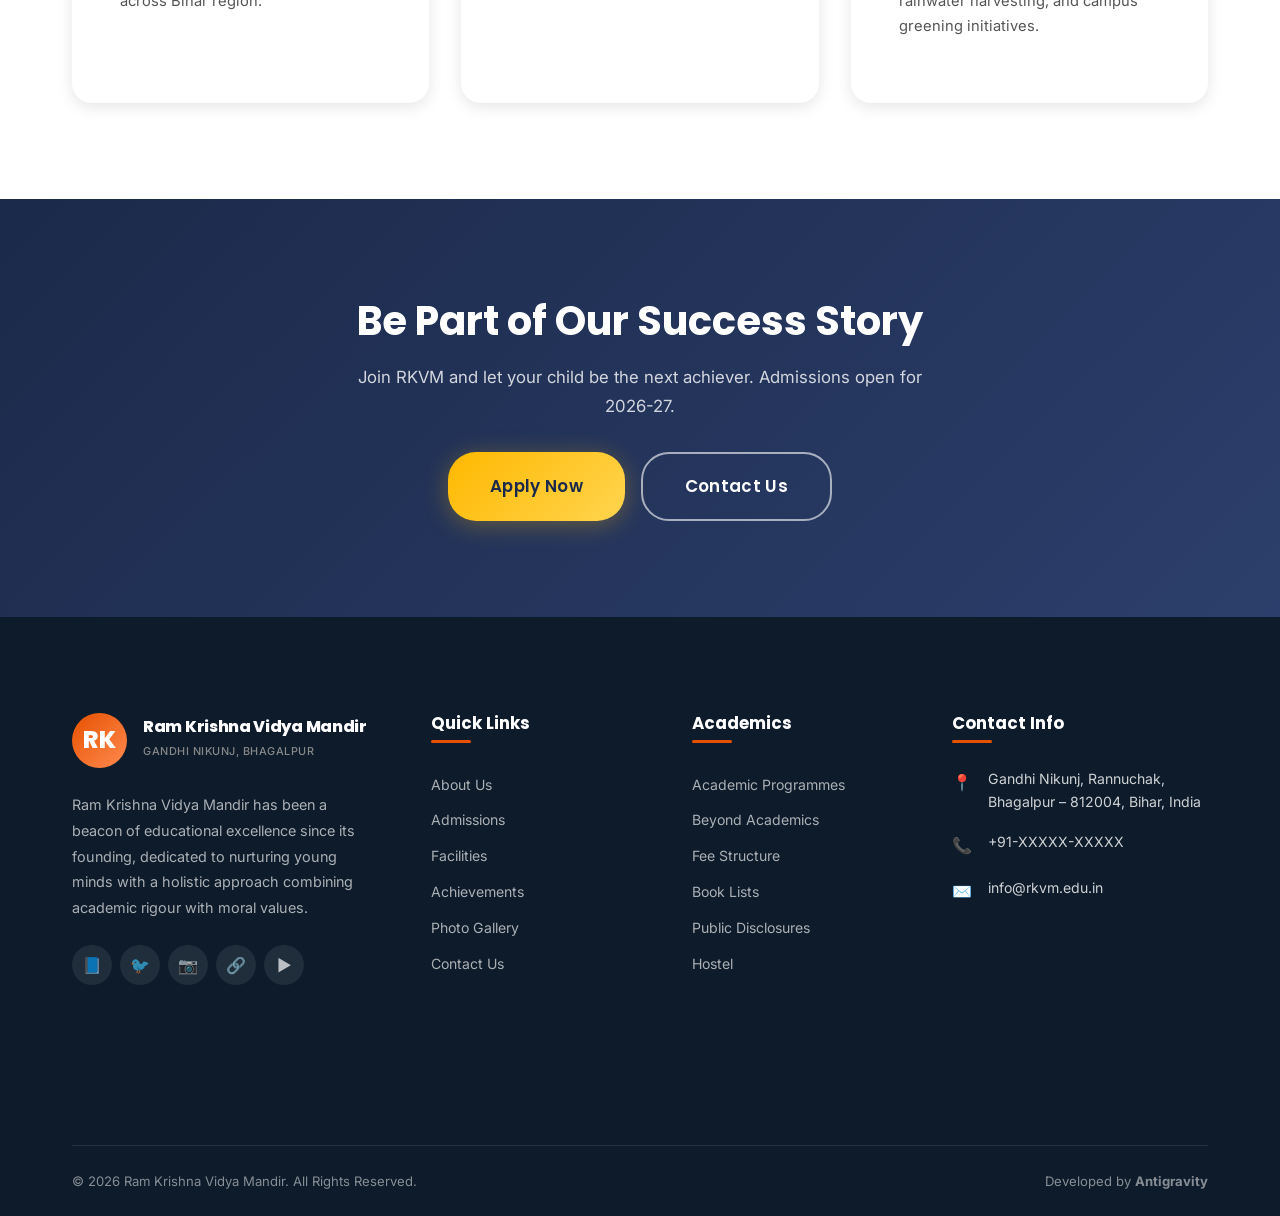
<file: achievements.html>
<!DOCTYPE html>
<html lang="en">
<head>
  <meta charset="UTF-8">
  <meta name="viewport" content="width=device-width, initial-scale=1.0">
  <meta name="description" content="Board exam results, toppers, and awards at Ram Krishna Vidya Mandir. Celebrating academic excellence and co-curricular achievements.">
  <title>Achievements & Results — Ram Krishna Vidya Mandir</title>
  <link rel="stylesheet" href="css/style.css">
</head>
<body>

<!-- Top Bar -->
<div class="topbar"><div class="container"><div class="topbar-left"><span>📞 +91-XXXXX-XXXXX</span><span>✉️ info@rkvm.edu.in</span></div><div class="topbar-right"><a href="#">📘</a><a href="#">🐦</a><a href="#">📷</a><a href="#">▶️</a></div></div></div>

<!-- Header -->
<header class="header"><div class="container"><a href="index.html" class="logo"><div class="logo-icon">RK</div><div class="logo-text"><h1>Ram Krishna Vidya Mandir</h1><span class="logo-sub">Gandhi Nikunj, Bhagalpur</span></div></a><button class="menu-toggle" aria-label="Toggle menu"><span></span><span></span><span></span></button><nav class="nav"><ul class="nav-list"><li class="nav-item"><a href="index.html" class="nav-link">Home</a></li><li class="nav-item"><a href="about.html" class="nav-link">About Us <span class="arrow">▼</span></a><div class="dropdown"><a href="about.html#mission">Mission &amp; Vision</a><a href="about.html#founders">The Founders</a><a href="about.html#principal">The Principal</a><a href="about.html#board">Advisory Board</a></div></li><li class="nav-item"><a href="admissions.html" class="nav-link">Admissions <span class="arrow">▼</span></a><div class="dropdown"><a href="admissions.html#booklist">Book List</a><a href="admissions.html#query">Admission Query</a><a href="admissions.html#procedure">Admission Procedure</a><a href="admissions.html#form">Online Admission</a><a href="admissions.html#fees">Fee Structure</a></div></li><li class="nav-item"><a href="facilities.html" class="nav-link">Facilities <span class="arrow">▼</span></a><div class="dropdown"><a href="facilities.html#it">IT Education</a><a href="facilities.html#atl">Atal Tinkering Lab</a><a href="facilities.html#headstart">International Headstart</a><a href="facilities.html#counselling">Counselling Cell</a><a href="facilities.html#workshops">Workshops &amp; Seminars</a><a href="facilities.html#language">Language Lab</a><a href="facilities.html#library">Library</a></div></li><li class="nav-item"><a href="why-us.html" class="nav-link">Why Us <span class="arrow">▼</span></a><div class="dropdown"><a href="why-us.html#academics">Academic Programmes</a><a href="why-us.html#beyond">Beyond Academics</a><a href="why-us.html#excellence">Centre of Excellence</a></div></li><li class="nav-item"><a href="hostel.html" class="nav-link">Hostel</a></li><li class="nav-item"><a href="disclosures.html" class="nav-link">Disclosures</a></li><li class="nav-item"><a href="contact.html" class="nav-link">Contact</a></li><li class="nav-item"><a href="login.html" class="nav-link btn btn-primary btn-sm" style="color:white;">Login</a></li></ul></nav></div></header>
<div class="mobile-overlay"></div>

<section class="page-banner"><h1>Achievements &amp; Results</h1><div class="breadcrumb"><a href="index.html">Home</a><span>/</span><span>Achievements</span></div></section>

<!-- Board Results -->
<section class="section">
  <div class="container">
    <div class="section-header animate-on-scroll">
      <h2>Board Exam Results</h2>
      <p>Our students consistently deliver outstanding results in CBSE Board examinations.</p>
    </div>
    <div class="grid-2 animate-on-scroll">
      <div>
        <h3 style="margin-bottom: var(--space-lg); text-align: center;">📋 Class X Results</h3>
        <div class="table-wrapper">
          <table class="data-table">
            <thead>
              <tr><th>Year</th><th>Appeared</th><th>Passed</th><th>Pass %</th><th>Topper</th><th>Marks</th></tr>
            </thead>
            <tbody>
              <tr><td>2025</td><td>210</td><td>208</td><td>99.0%</td><td>Priya Kumari</td><td>98.4%</td></tr>
              <tr><td>2024</td><td>195</td><td>192</td><td>98.5%</td><td>Aditya Singh</td><td>97.8%</td></tr>
              <tr><td>2023</td><td>185</td><td>182</td><td>98.4%</td><td>Sneha Sharma</td><td>97.2%</td></tr>
            </tbody>
          </table>
        </div>
      </div>
      <div>
        <h3 style="margin-bottom: var(--space-lg); text-align: center;">📋 Class XII Results</h3>
        <div class="table-wrapper">
          <table class="data-table">
            <thead>
              <tr><th>Year</th><th>Appeared</th><th>Passed</th><th>Pass %</th><th>Topper</th><th>Marks</th></tr>
            </thead>
            <tbody>
              <tr><td>2025</td><td>175</td><td>174</td><td>99.4%</td><td>Rahul Verma</td><td>97.6%</td></tr>
              <tr><td>2024</td><td>160</td><td>158</td><td>98.8%</td><td>Ananya Das</td><td>96.8%</td></tr>
              <tr><td>2023</td><td>155</td><td>152</td><td>98.1%</td><td>Vikash Kumar</td><td>96.4%</td></tr>
            </tbody>
          </table>
        </div>
      </div>
    </div>
  </div>
</section>

<!-- Toppers -->
<section class="section section-alt">
  <div class="container">
    <div class="section-header animate-on-scroll">
      <h2>Our Star Performers</h2>
      <p>Meet the students who set the benchmark for excellence at RKVM.</p>
    </div>
    <div class="grid-3">
      <div class="about-card feature-card animate-on-scroll">
        <img src="images/priya.jpg" alt="Priya Kumari" class="avatar">
        <h4>Priya Kumari</h4>
        <div class="role">Class X — 2025</div>
        <p style="color:var(--accent-dark); font-size:1.5rem; font-weight:800; margin:var(--space-sm) 0 0;">98.4%</p>
      </div>
      <div class="about-card feature-card animate-on-scroll delay-1">
        <div class="avatar" style="background: linear-gradient(135deg, #1B2A4A, #2C3E6B); display:flex; align-items:center; justify-content:center;">
          <span style="color:white; font-size:2rem; font-weight:800;">RV</span>
        </div>
        <h4>Rahul Verma</h4>
        <div class="role">Class XII — 2025</div>
        <p style="color:var(--accent-dark); font-size:1.5rem; font-weight:800; margin:var(--space-sm) 0 0;">97.6%</p>
      </div>
      <div class="about-card feature-card animate-on-scroll delay-2">
        <div class="avatar" style="background: linear-gradient(135deg, #2E7D32, #66BB6A); display:flex; align-items:center; justify-content:center;">
          <span style="color:white; font-size:2rem; font-weight:800;">AS</span>
        </div>
        <h4>Aditya Singh</h4>
        <div class="role">Class X — 2024</div>
        <p style="color:var(--accent-dark); font-size:1.5rem; font-weight:800; margin:var(--space-sm) 0 0;">97.8%</p>
      </div>
      <div class="about-card feature-card animate-on-scroll">
        <div class="avatar" style="background: linear-gradient(135deg, #6A1B9A, #AB47BC); display:flex; align-items:center; justify-content:center;">
          <span style="color:white; font-size:2rem; font-weight:800;">AD</span>
        </div>
        <h4>Ananya Das</h4>
        <div class="role">Class XII — 2024</div>
        <p style="color:var(--accent-dark); font-size:1.5rem; font-weight:800; margin:var(--space-sm) 0 0;">96.8%</p>
      </div>
      <div class="about-card feature-card animate-on-scroll delay-1">
        <div class="avatar" style="background: linear-gradient(135deg, #00695C, #4DB6AC); display:flex; align-items:center; justify-content:center;">
          <span style="color:white; font-size:2rem; font-weight:800;">SS</span>
        </div>
        <h4>Sneha Sharma</h4>
        <div class="role">Class X — 2023</div>
        <p style="color:var(--accent-dark); font-size:1.5rem; font-weight:800; margin:var(--space-sm) 0 0;">97.2%</p>
      </div>
      <div class="about-card feature-card animate-on-scroll delay-2">
        <div class="avatar" style="background: linear-gradient(135deg, #BF360C, #FF7043); display:flex; align-items:center; justify-content:center;">
          <span style="color:white; font-size:2rem; font-weight:800;">VK</span>
        </div>
        <h4>Vikash Kumar</h4>
        <div class="role">Class XII — 2023</div>
        <p style="color:var(--accent-dark); font-size:1.5rem; font-weight:800; margin:var(--space-sm) 0 0;">96.4%</p>
      </div>
    </div>
  </div>
</section>

<!-- Awards & Recognition -->
<section class="section">
  <div class="container">
    <div class="section-header animate-on-scroll">
      <h2>Awards &amp; Recognition</h2>
      <p>Celebrating our school's achievements in academics, sports, and cultural activities.</p>
    </div>
    <div class="grid-3">
      <div class="feature-card animate-on-scroll">
        <div class="feature-icon">🔬</div>
        <h3>National Science Olympiad</h3>
        <p>Multiple students qualified for national rounds, with 3 gold medals and 5 silver medals in the past 3 years at the National Science Olympiad competition.</p>
      </div>
      <div class="feature-card animate-on-scroll delay-1">
        <div class="feature-icon">🏆</div>
        <h3>State Sports Championship</h3>
        <p>Winners of Bihar State Inter-School Cricket Championship 2024 and runners-up in Football. Multiple athletes selected for state-level competitions.</p>
      </div>
      <div class="feature-card animate-on-scroll delay-2">
        <div class="feature-icon">🧠</div>
        <h3>CBSE Heritage Quiz</h3>
        <p>Our quiz team reached the zonal finals of the CBSE Heritage India Quiz in 2024, demonstrating exceptional knowledge of Indian culture and heritage.</p>
      </div>
      <div class="feature-card animate-on-scroll">
        <div class="feature-icon">🎭</div>
        <h3>Cultural Fest Winners</h3>
        <p>First prize in Inter-School Cultural Festival 2024 for group dance, solo singing, and one-act play categories across Bihar region.</p>
      </div>
      <div class="feature-card animate-on-scroll delay-1">
        <div class="feature-icon">🏅</div>
        <h3>Best School Award</h3>
        <p>Recognized as the "Best School in Academic Excellence" by the Bihar Education Board for three consecutive years (2022, 2023, 2024).</p>
      </div>
      <div class="feature-card animate-on-scroll delay-2">
        <div class="feature-icon">🌿</div>
        <h3>Green School Certification</h3>
        <p>Awarded Green School Certification for outstanding environmental practices, including solar panels, rainwater harvesting, and campus greening initiatives.</p>
      </div>
    </div>
  </div>
</section>

<!-- CTA -->
<section class="section section-dark"><div class="container text-center"><div class="animate-on-scroll"><h2 style="color:white;margin-bottom:var(--space-md);">Be Part of Our Success Story</h2><p style="color:rgba(255,255,255,0.8);max-width:600px;margin:0 auto var(--space-xl);font-size:1.05rem;">Join RKVM and let your child be the next achiever. Admissions open for 2026-27.</p><div style="display:flex;gap:var(--space-md);justify-content:center;flex-wrap:wrap;"><a href="admissions.html#form" class="btn btn-accent btn-lg">Apply Now</a><a href="contact.html" class="btn btn-outline btn-lg">Contact Us</a></div></div></div></section>

<!-- Footer -->
<footer class="footer"><div class="container"><div class="footer-grid"><div class="footer-about"><div class="logo" style="margin-bottom:var(--space-lg);"><div class="logo-icon">RK</div><div class="logo-text"><h1 style="color:white;font-size:1rem;">Ram Krishna Vidya Mandir</h1><span class="logo-sub">Gandhi Nikunj, Bhagalpur</span></div></div><p>Ram Krishna Vidya Mandir has been a beacon of educational excellence since its founding, dedicated to nurturing young minds with a holistic approach combining academic rigour with moral values.</p><div class="footer-social"><a href="#">📘</a><a href="#">🐦</a><a href="#">📷</a><a href="#">🔗</a><a href="#">▶️</a></div></div><div class="footer-links"><h4>Quick Links</h4><a href="about.html">About Us</a><a href="admissions.html">Admissions</a><a href="facilities.html">Facilities</a><a href="achievements.html">Achievements</a><a href="gallery.html">Photo Gallery</a><a href="contact.html">Contact Us</a></div><div class="footer-links"><h4>Academics</h4><a href="why-us.html#academics">Academic Programmes</a><a href="why-us.html#beyond">Beyond Academics</a><a href="admissions.html#fees">Fee Structure</a><a href="admissions.html#booklist">Book Lists</a><a href="disclosures.html">Public Disclosures</a><a href="hostel.html">Hostel</a></div><div><h4>Contact Info</h4><div class="footer-contact-item"><span class="icon">📍</span><span>Gandhi Nikunj, Rannuchak, Bhagalpur – 812004, Bihar, India</span></div><div class="footer-contact-item"><span class="icon">📞</span><span>+91-XXXXX-XXXXX</span></div><div class="footer-contact-item"><span class="icon">✉️</span><span>info@rkvm.edu.in</span></div><div class="footer-map"><iframe src="https://www.google.com/maps/embed?pb=!1m18!1m12!1m3!1d3609.123!2d86.98!3d25.24!2m3!1f0!2f0!3f0!3m2!1i1024!2i768!4f13.1!3m3!1m2!1s0x0%3A0x0!2zMjXCsDE0JzI0LjAiTiA4NsKwNTgnNDguMCJF!5e0!3m2!1sen!2sin!4v1" allowfullscreen="" loading="lazy"></iframe></div></div></div><div class="footer-bottom"><span>&copy; 2026 Ram Krishna Vidya Mandir. All Rights Reserved.</span><span>Developed by <strong>Antigravity</strong></span></div></div></footer>

<script src="js/main.js"></script>
</body>
</html>
</file>
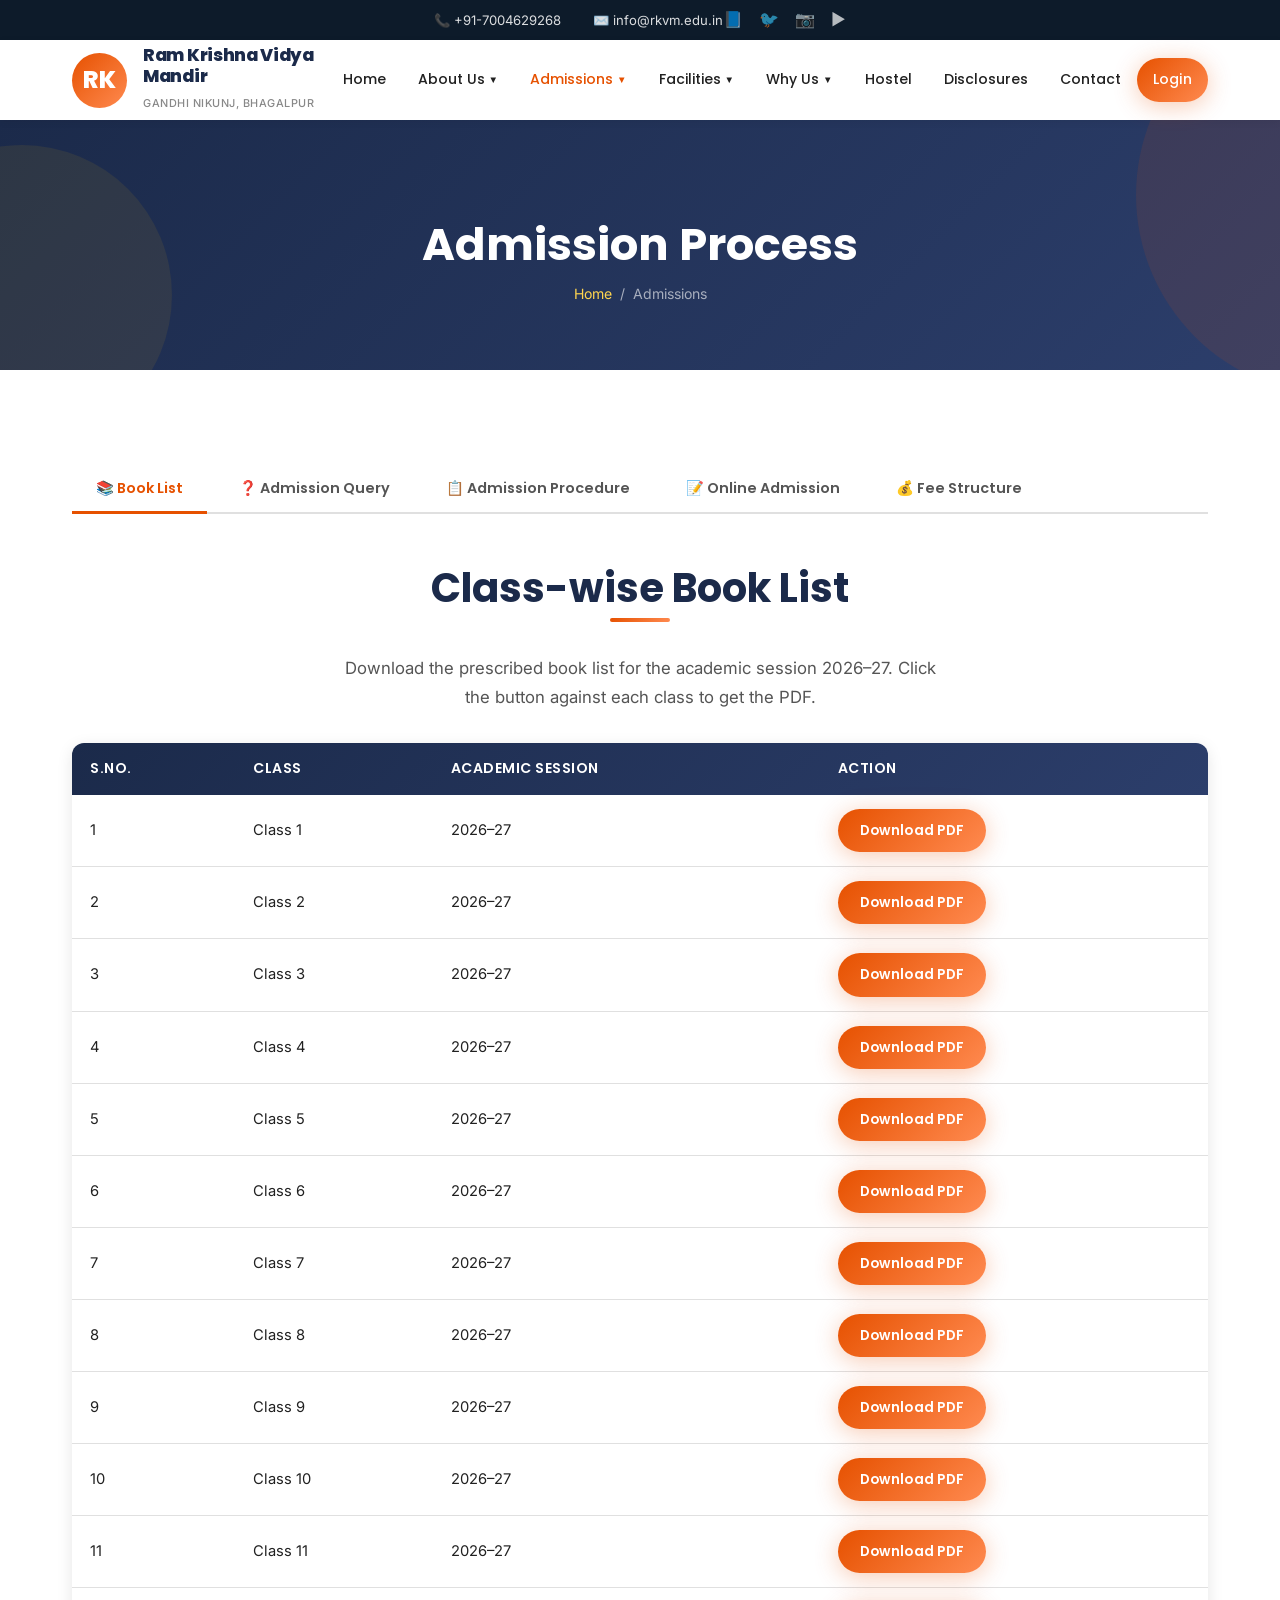
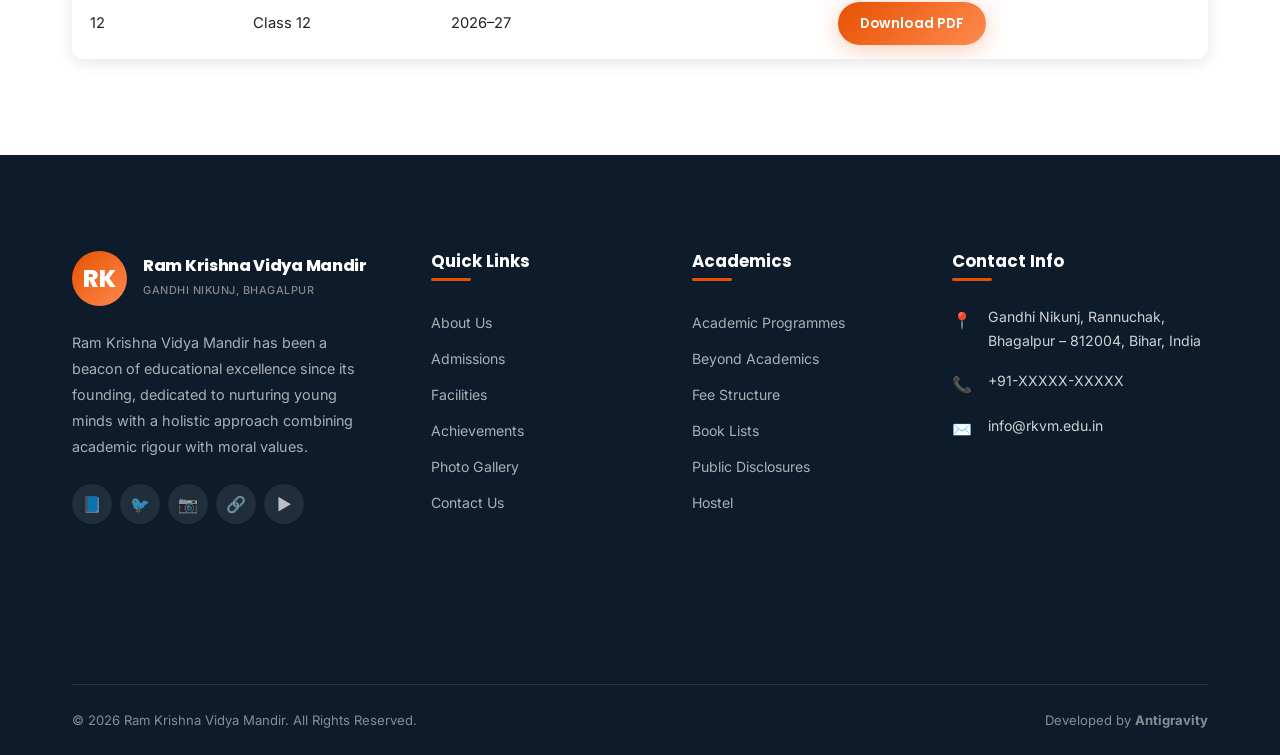
<file: admissions.html>
<!DOCTYPE html>
<html lang="en">
<head>
  <meta charset="UTF-8">
  <meta name="viewport" content="width=device-width, initial-scale=1.0">
  <meta name="description" content="Admissions at Ram Krishna Vidya Mandir, Bhagalpur – Book lists, admission procedure, online application form, fee structure and admission queries.">
  <meta name="keywords" content="RKVM admissions, school admission Bhagalpur, Ram Krishna Vidya Mandir admission, CBSE school admission Bihar">
  <meta name="author" content="Ram Krishna Vidya Mandir">
  <title>Admissions – Ram Krishna Vidya Mandir</title>
  <link href="https://fonts.googleapis.com/icon?family=Material+Icons" rel="stylesheet">
  <link rel="stylesheet" href="css/style.css">
</head>
<body>

  <!-- Top Bar -->
  <div class="topbar">
    <div class="container">
      <div class="topbar-left">
        <span>📞 +91-7004629268</span>
        <span>✉️ info@rkvm.edu.in</span>
      </div>
      <div class="topbar-right">
        <a href="#" title="Facebook">📘</a>
        <a href="#" title="Twitter">🐦</a>
        <a href="#" title="Instagram">📷</a>
        <a href="#" title="YouTube">▶️</a>
      </div>
    </div>
  </div>

  <!-- Header -->
  <header class="header">
    <div class="container">
      <a href="index.html" class="logo">
        <div class="logo-icon">RK</div>
        <div class="logo-text">
          <h1>Ram Krishna Vidya Mandir</h1>
          <span class="logo-sub">Gandhi Nikunj, Bhagalpur</span>
        </div>
      </a>

      <button class="menu-toggle" aria-label="Toggle menu">
        <span></span><span></span><span></span>
      </button>

      <nav class="nav">
        <ul class="nav-list">
          <li class="nav-item">
            <a href="index.html" class="nav-link">Home</a>
          </li>
          <li class="nav-item">
            <a href="about.html" class="nav-link">About Us <span class="arrow">▼</span></a>
            <div class="dropdown">
              <a href="about.html#mission">Mission &amp; Vision</a>
              <a href="about.html#founders">The Founders</a>
              <a href="about.html#principal">The Principal</a>
              <a href="about.html#board">Advisory Board</a>
            </div>
          </li>
          <li class="nav-item">
            <a href="admissions.html" class="nav-link active">Admissions <span class="arrow">▼</span></a>
            <div class="dropdown">
              <a href="admissions.html#booklist">Book List</a>
              <a href="admissions.html#query">Admission Query</a>
              <a href="admissions.html#procedure">Admission Procedure</a>
              <a href="admissions.html#form">Online Admission</a>
              <a href="admissions.html#fees">Fee Structure</a>
            </div>
          </li>
          <li class="nav-item">
            <a href="facilities.html" class="nav-link">Facilities <span class="arrow">▼</span></a>
            <div class="dropdown">
              <a href="facilities.html#it">IT Education</a>
              <a href="facilities.html#atl">Atal Tinkering Lab</a>
              <a href="facilities.html#headstart">International Headstart</a>
              <a href="facilities.html#counselling">Counselling Cell</a>
              <a href="facilities.html#workshops">Workshops &amp; Seminars</a>
              <a href="facilities.html#language">Language Lab</a>
              <a href="facilities.html#library">Library</a>
            </div>
          </li>
          <li class="nav-item">
            <a href="why-us.html" class="nav-link">Why Us <span class="arrow">▼</span></a>
            <div class="dropdown">
              <a href="why-us.html#academics">Academic Programmes</a>
              <a href="why-us.html#beyond">Beyond Academics</a>
              <a href="why-us.html#excellence">Centre of Excellence</a>
            </div>
          </li>
          <li class="nav-item">
            <a href="hostel.html" class="nav-link">Hostel</a>
          </li>
          <li class="nav-item">
            <a href="disclosures.html" class="nav-link">Disclosures</a>
          </li>
          <li class="nav-item">
            <a href="contact.html" class="nav-link">Contact</a>
          </li>
          <li class="nav-item">
            <a href="login.html" class="nav-link btn btn-primary btn-sm" style="color:white;">Login</a>
          </li>
        </ul>
      </nav>
    </div>
  </header>
  <div class="mobile-overlay"></div>

  <!-- Page Banner -->
  <section class="page-banner">
    <div class="container">
      <h1>Admission Process</h1>
      <div class="breadcrumb">
        <a href="index.html">Home</a>
        <span>/</span>
        <span>Admissions</span>
      </div>
    </div>
  </section>

  <!-- Tabbed Content Section -->
  <section class="section animate-on-scroll">
    <div class="container">
      <div data-tabs>
        <!-- Tab Buttons -->
        <div class="tabs">
          <button class="tab-btn active" data-tab="booklist">📚 Book List</button>
          <button class="tab-btn" data-tab="query">❓ Admission Query</button>
          <button class="tab-btn" data-tab="procedure">📋 Admission Procedure</button>
          <button class="tab-btn" data-tab="form">📝 Online Admission</button>
          <button class="tab-btn" data-tab="fees">💰 Fee Structure</button>
        </div>

        <!-- Tab 1: Book List -->
        <div id="booklist" class="tab-panel active">
          <div class="section-header" style="margin-bottom:var(--space-xl);">
            <h2>Class-wise Book List</h2>
            <p>Download the prescribed book list for the academic session 2026–27. Click the button against each class to get the PDF.</p>
          </div>
          <div class="table-wrapper">
            <table class="data-table">
              <thead>
                <tr>
                  <th>S.No.</th>
                  <th>Class</th>
                  <th>Academic Session</th>
                  <th>Action</th>
                </tr>
              </thead>
              <tbody>
                <tr>
                  <td>1</td>
                  <td>Class 1</td>
                  <td>2026–27</td>
                  <td><a href="#" class="btn btn-primary btn-sm">Download PDF</a></td>
                </tr>
                <tr>
                  <td>2</td>
                  <td>Class 2</td>
                  <td>2026–27</td>
                  <td><a href="#" class="btn btn-primary btn-sm">Download PDF</a></td>
                </tr>
                <tr>
                  <td>3</td>
                  <td>Class 3</td>
                  <td>2026–27</td>
                  <td><a href="#" class="btn btn-primary btn-sm">Download PDF</a></td>
                </tr>
                <tr>
                  <td>4</td>
                  <td>Class 4</td>
                  <td>2026–27</td>
                  <td><a href="#" class="btn btn-primary btn-sm">Download PDF</a></td>
                </tr>
                <tr>
                  <td>5</td>
                  <td>Class 5</td>
                  <td>2026–27</td>
                  <td><a href="#" class="btn btn-primary btn-sm">Download PDF</a></td>
                </tr>
                <tr>
                  <td>6</td>
                  <td>Class 6</td>
                  <td>2026–27</td>
                  <td><a href="#" class="btn btn-primary btn-sm">Download PDF</a></td>
                </tr>
                <tr>
                  <td>7</td>
                  <td>Class 7</td>
                  <td>2026–27</td>
                  <td><a href="#" class="btn btn-primary btn-sm">Download PDF</a></td>
                </tr>
                <tr>
                  <td>8</td>
                  <td>Class 8</td>
                  <td>2026–27</td>
                  <td><a href="#" class="btn btn-primary btn-sm">Download PDF</a></td>
                </tr>
                <tr>
                  <td>9</td>
                  <td>Class 9</td>
                  <td>2026–27</td>
                  <td><a href="#" class="btn btn-primary btn-sm">Download PDF</a></td>
                </tr>
                <tr>
                  <td>10</td>
                  <td>Class 10</td>
                  <td>2026–27</td>
                  <td><a href="#" class="btn btn-primary btn-sm">Download PDF</a></td>
                </tr>
                <tr>
                  <td>11</td>
                  <td>Class 11</td>
                  <td>2026–27</td>
                  <td><a href="#" class="btn btn-primary btn-sm">Download PDF</a></td>
                </tr>
                <tr>
                  <td>12</td>
                  <td>Class 12</td>
                  <td>2026–27</td>
                  <td><a href="#" class="btn btn-primary btn-sm">Download PDF</a></td>
                </tr>
              </tbody>
            </table>
          </div>
        </div>

        <!-- Tab 2: Admission Query -->
        <div id="query" class="tab-panel">
          <div class="section-header" style="margin-bottom:var(--space-xl);">
            <h2>Admission Query</h2>
            <p>Have questions about the admission process? Fill out the form below and our admissions team will get back to you within 24 hours.</p>
          </div>
          <div style="max-width:700px; margin:0 auto;">
            <form data-validate>
              <div class="form-row">
                <div class="form-group">
                  <label class="form-label" for="query-name">Full Name <span class="required">*</span></label>
                  <input type="text" id="query-name" class="form-input" placeholder="Enter your full name" required>
                  <span class="form-error">This field is required</span>
                </div>
                <div class="form-group">
                  <label class="form-label" for="query-email">Email Address <span class="required">*</span></label>
                  <input type="email" id="query-email" class="form-input" placeholder="Enter your email" required>
                  <span class="form-error">Please enter a valid email</span>
                </div>
              </div>
              <div class="form-row">
                <div class="form-group">
                  <label class="form-label" for="query-phone">Phone Number <span class="required">*</span></label>
                  <input type="tel" id="query-phone" class="form-input" placeholder="Enter your phone number" required>
                  <span class="form-error">Please enter a valid phone number</span>
                </div>
                <div class="form-group">
                  <label class="form-label" for="query-class">Class Interested In <span class="required">*</span></label>
                  <select id="query-class" class="form-input" required>
                    <option value="">Select Class</option>
                    <option value="1">Class 1</option>
                    <option value="2">Class 2</option>
                    <option value="3">Class 3</option>
                    <option value="4">Class 4</option>
                    <option value="5">Class 5</option>
                    <option value="6">Class 6</option>
                    <option value="7">Class 7</option>
                    <option value="8">Class 8</option>
                    <option value="9">Class 9</option>
                    <option value="10">Class 10</option>
                    <option value="11">Class 11</option>
                    <option value="12">Class 12</option>
                  </select>
                  <span class="form-error">Please select a class</span>
                </div>
              </div>
              <div class="form-group">
                <label class="form-label" for="query-message">Your Message <span class="required">*</span></label>
                <textarea id="query-message" class="form-input form-textarea" placeholder="Type your query here..." required></textarea>
                <span class="form-error">This field is required</span>
              </div>
              <button type="submit" class="btn btn-primary btn-lg" style="width:100%; justify-content:center;">
                <span class="material-icons" style="font-size:1.2rem;">send</span> Submit Query
              </button>
            </form>
          </div>
        </div>

        <!-- Tab 3: Admission Procedure -->
        <div id="procedure" class="tab-panel">
          <div class="section-header" style="margin-bottom:var(--space-xl);">
            <h2>Admission Procedure</h2>
            <p>Follow these simple steps to secure admission at Ram Krishna Vidya Mandir. Our streamlined process ensures a smooth experience for every family.</p>
          </div>
          <div style="max-width:700px; margin:0 auto;">
            <div class="timeline">
              <div class="timeline-item">
                <h4>Step 1 — Submit Enquiry</h4>
                <p>Fill out the Admission Query form or visit the school office to express your interest. Our team will guide you through the requirements and share all necessary information about the school, curriculum and facilities.</p>
              </div>
              <div class="timeline-item">
                <h4>Step 2 — Document Verification</h4>
                <p>Submit the required documents including previous mark-sheets, transfer certificate, Aadhaar card, birth certificate, passport-size photographs and caste certificate (if applicable). Our office will verify all documents within 2–3 working days.</p>
              </div>
              <div class="timeline-item">
                <h4>Step 3 — Entrance Assessment</h4>
                <p>Students will appear for an age-appropriate entrance assessment in English, Mathematics and General Knowledge. The test evaluates the student's readiness for the class applied for and is designed to be stress-free.</p>
              </div>
              <div class="timeline-item">
                <h4>Step 4 — Interview</h4>
                <p>A brief interaction session is conducted with the student and parents. The interview helps us understand the child's interests, aptitude and the family's expectations from the school.</p>
              </div>
              <div class="timeline-item">
                <h4>Step 5 — Fee Payment &amp; Enrollment</h4>
                <p>Upon selection, parents complete the admission formalities by paying the applicable fees and signing the enrollment agreement. A welcome kit with school uniform details, book list and academic calendar is provided on the spot.</p>
              </div>
            </div>
          </div>
        </div>

        <!-- Tab 4: Online Admission Form -->
        <div id="form" class="tab-panel">
          <div class="section-header" style="margin-bottom:var(--space-xl);">
            <h2>Online Admission Form</h2>
            <p>Fill out the complete application form below. Fields marked with <span style="color:var(--error);">*</span> are mandatory. Ensure all details are accurate before submission.</p>
          </div>
          <form data-validate>
            <!-- Student Information -->
            <h3 style="margin-bottom:var(--space-lg); color:var(--primary); font-size:1.1rem;">
              <span class="material-icons" style="vertical-align:middle; margin-right:6px;">school</span> Student Information
            </h3>

            <div class="form-row">
              <div class="form-group">
                <label class="form-label" for="student-name">Student Full Name <span class="required">*</span></label>
                <input type="text" id="student-name" class="form-input" placeholder="Enter student's full name" required>
                <span class="form-error">This field is required</span>
              </div>
              <div class="form-group">
                <label class="form-label" for="dob">Date of Birth <span class="required">*</span></label>
                <input type="date" id="dob" class="form-input" required>
                <span class="form-error">This field is required</span>
              </div>
            </div>

            <div class="form-row">
              <div class="form-group">
                <label class="form-label" for="gender">Gender <span class="required">*</span></label>
                <select id="gender" class="form-input" required>
                  <option value="">Select Gender</option>
                  <option value="Male">Male</option>
                  <option value="Female">Female</option>
                  <option value="Other">Other</option>
                </select>
                <span class="form-error">Please select a gender</span>
              </div>
              <div class="form-group">
                <label class="form-label" for="class-applying">Class Applying For <span class="required">*</span></label>
                <select id="class-applying" class="form-input" required>
                  <option value="">Select Class</option>
                  <option value="1">Class 1</option>
                  <option value="2">Class 2</option>
                  <option value="3">Class 3</option>
                  <option value="4">Class 4</option>
                  <option value="5">Class 5</option>
                  <option value="6">Class 6</option>
                  <option value="7">Class 7</option>
                  <option value="8">Class 8</option>
                  <option value="9">Class 9</option>
                  <option value="10">Class 10</option>
                  <option value="11">Class 11</option>
                  <option value="12">Class 12</option>
                </select>
                <span class="form-error">Please select a class</span>
              </div>
            </div>

            <div class="form-row">
              <div class="form-group">
                <label class="form-label" for="prev-school">Previous School Name</label>
                <input type="text" id="prev-school" class="form-input" placeholder="Enter previous school name">
              </div>
              <div class="form-group">
                <label class="form-label" for="last-class">Last Class Passed</label>
                <select id="last-class" class="form-input">
                  <option value="">Select Last Class</option>
                  <option value="Nursery">Nursery</option>
                  <option value="LKG">LKG</option>
                  <option value="UKG">UKG</option>
                  <option value="1">Class 1</option>
                  <option value="2">Class 2</option>
                  <option value="3">Class 3</option>
                  <option value="4">Class 4</option>
                  <option value="5">Class 5</option>
                  <option value="6">Class 6</option>
                  <option value="7">Class 7</option>
                  <option value="8">Class 8</option>
                  <option value="9">Class 9</option>
                  <option value="10">Class 10</option>
                  <option value="11">Class 11</option>
                </select>
              </div>
            </div>

            <div class="form-row">
              <div class="form-group">
                <label class="form-label" for="last-percentage">Last Class Percentage (%)</label>
                <input type="number" id="last-percentage" class="form-input" placeholder="e.g. 85" min="0" max="100" step="0.01">
              </div>
              <div class="form-group">
                <label class="form-label" for="category">Category <span class="required">*</span></label>
                <select id="category" class="form-input" required>
                  <option value="">Select Category</option>
                  <option value="General">General</option>
                  <option value="OBC">OBC</option>
                  <option value="SC">SC</option>
                  <option value="ST">ST</option>
                </select>
                <span class="form-error">Please select a category</span>
              </div>
            </div>

            <!-- Parent / Guardian Information -->
            <h3 style="margin-top:var(--space-2xl); margin-bottom:var(--space-lg); color:var(--primary); font-size:1.1rem;">
              <span class="material-icons" style="vertical-align:middle; margin-right:6px;">family_restroom</span> Parent / Guardian Information
            </h3>

            <div class="form-row">
              <div class="form-group">
                <label class="form-label" for="father-name">Father's Name <span class="required">*</span></label>
                <input type="text" id="father-name" class="form-input" placeholder="Enter father's full name" required>
                <span class="form-error">This field is required</span>
              </div>
              <div class="form-group">
                <label class="form-label" for="mother-name">Mother's Name <span class="required">*</span></label>
                <input type="text" id="mother-name" class="form-input" placeholder="Enter mother's full name" required>
                <span class="form-error">This field is required</span>
              </div>
            </div>

            <div class="form-row">
              <div class="form-group">
                <label class="form-label" for="parent-mobile">Parent's Mobile <span class="required">*</span></label>
                <input type="tel" id="parent-mobile" class="form-input" placeholder="+91 XXXXX XXXXX" required>
                <span class="form-error">Please enter a valid phone number</span>
              </div>
              <div class="form-group">
                <label class="form-label" for="parent-email">Parent's Email <span class="required">*</span></label>
                <input type="email" id="parent-email" class="form-input" placeholder="parent@email.com" required>
                <span class="form-error">Please enter a valid email address</span>
              </div>
            </div>

            <div class="form-group">
              <label class="form-label" for="address">Residential Address <span class="required">*</span></label>
              <textarea id="address" class="form-input form-textarea" placeholder="Enter complete residential address with PIN code" required></textarea>
              <span class="form-error">This field is required</span>
            </div>

            <!-- Preferences -->
            <h3 style="margin-top:var(--space-2xl); margin-bottom:var(--space-lg); color:var(--primary); font-size:1.1rem;">
              <span class="material-icons" style="vertical-align:middle; margin-right:6px;">tune</span> Preferences
            </h3>

            <div class="form-group">
              <label class="form-label">Day Scholar or Hosteller <span class="required">*</span></label>
              <div class="radio-group">
                <label class="radio-label">
                  <input type="radio" name="boarding" value="Day Scholar" required>
                  Day Scholar
                </label>
                <label class="radio-label">
                  <input type="radio" name="boarding" value="Hosteller">
                  Hosteller
                </label>
              </div>
              <span class="form-error">Please select an option</span>
            </div>

            <div class="form-row">
              <div class="form-group">
                <label class="form-label" for="hear-about">How did you hear about us?</label>
                <select id="hear-about" class="form-input">
                  <option value="">Select an option</option>
                  <option value="Newspaper">Newspaper</option>
                  <option value="Social Media">Social Media</option>
                  <option value="Website">Website</option>
                  <option value="Friend/Relative">Friend / Relative</option>
                  <option value="Alumni">Alumni</option>
                  <option value="Advertisement">Advertisement</option>
                  <option value="Other">Other</option>
                </select>
              </div>
              <div class="form-group">
                <!-- Spacer for alignment on desktop; message below spans full width -->
              </div>
            </div>

            <div class="form-group">
              <label class="form-label" for="additional-message">Additional Message</label>
              <textarea id="additional-message" class="form-input form-textarea" placeholder="Any additional information you'd like us to know..."></textarea>
            </div>

            <div style="text-align:center; margin-top:var(--space-xl);">
              <button type="submit" class="btn btn-primary btn-lg">
                <span class="material-icons" style="font-size:1.2rem;">check_circle</span> Submit Application
              </button>
            </div>
          </form>
        </div>

        <!-- Tab 5: Fee Structure -->
        <div id="fees" class="tab-panel">
          <div class="section-header" style="margin-bottom:var(--space-xl);">
            <h2>Fee Structure</h2>
            <p>Transparent and affordable fee structure for all classes. Fees are payable quarterly. Sibling discount and scholarship concessions available upon eligibility.</p>
          </div>
          <div class="table-wrapper">
            <table class="data-table">
              <thead>
                <tr>
                  <th>Class</th>
                  <th>Tuition Fee (₹)</th>
                  <th>Development Fee (₹)</th>
                  <th>Lab Fee (₹)</th>
                  <th>Total (₹)</th>
                </tr>
              </thead>
              <tbody>
                <tr>
                  <td><strong>Primary (I – V)</strong></td>
                  <td>24,000</td>
                  <td>6,000</td>
                  <td>—</td>
                  <td><strong>30,000</strong></td>
                </tr>
                <tr>
                  <td><strong>Middle (VI – VIII)</strong></td>
                  <td>30,000</td>
                  <td>8,000</td>
                  <td>4,000</td>
                  <td><strong>42,000</strong></td>
                </tr>
                <tr>
                  <td><strong>Secondary (IX – X)</strong></td>
                  <td>36,000</td>
                  <td>10,000</td>
                  <td>6,000</td>
                  <td><strong>52,000</strong></td>
                </tr>
                <tr>
                  <td><strong>Senior Secondary (XI – XII)</strong></td>
                  <td>42,000</td>
                  <td>12,000</td>
                  <td>8,000</td>
                  <td><strong>62,000</strong></td>
                </tr>
              </tbody>
            </table>
          </div>
          <div style="margin-top:var(--space-xl); padding:var(--space-lg); background:var(--bg-cream); border-radius:var(--radius-md); border-left:4px solid var(--accent);">
            <h4 style="margin-bottom:var(--space-sm); font-size:0.95rem;">
              <span class="material-icons" style="vertical-align:middle; font-size:1.1rem; color:var(--accent-dark); margin-right:4px;">info</span>
              Important Notes
            </h4>
            <ul style="list-style:disc; padding-left:var(--space-lg); color:var(--text-secondary); font-size:0.9rem; line-height:1.9;">
              <li>All fees are quoted per annum and are subject to revision.</li>
              <li>A one-time admission fee of ₹5,000 is applicable for new students.</li>
              <li>Hostel charges are separate — please refer to the <a href="hostel.html" style="color:var(--primary); font-weight:600;">Hostel</a> page for details.</li>
              <li>Sibling discount of 10% on tuition fee is available for the second child onwards.</li>
              <li>Scholarships are offered to meritorious students based on entrance assessment performance.</li>
            </ul>
          </div>
        </div>

      </div><!-- /data-tabs -->
    </div>
  </section>

  <!-- Success Modal -->
  <div class="modal-overlay" id="successModal">
    <div class="modal">
      <div class="modal-icon">
        <span class="material-icons" style="font-size:2.2rem;">check_circle</span>
      </div>
      <h3>Application Submitted!</h3>
      <p>Thank you for your interest in Ram Krishna Vidya Mandir. Your application has been received successfully. Our admissions team will review your details and get in touch with you within 3–5 working days.</p>
      <button class="btn btn-primary modal-close" style="margin-top:var(--space-lg);">Close</button>
    </div>
  </div>

  <!-- Footer -->
  <footer class="footer">
    <div class="container">
      <div class="footer-grid">
        <div class="footer-about">
          <div class="logo" style="margin-bottom:var(--space-lg);">
            <div class="logo-icon">RK</div>
            <div class="logo-text">
              <h1 style="color:white;font-size:1rem;">Ram Krishna Vidya Mandir</h1>
              <span class="logo-sub">Gandhi Nikunj, Bhagalpur</span>
            </div>
          </div>
          <p>Ram Krishna Vidya Mandir has been a beacon of educational excellence since its founding, dedicated to nurturing young minds with a holistic approach combining academic rigour with moral values.</p>
          <div class="footer-social">
            <a href="#">📘</a>
            <a href="#">🐦</a>
            <a href="#">📷</a>
            <a href="#">🔗</a>
            <a href="#">▶️</a>
          </div>
        </div>
        <div class="footer-links">
          <h4>Quick Links</h4>
          <a href="about.html">About Us</a>
          <a href="admissions.html">Admissions</a>
          <a href="facilities.html">Facilities</a>
          <a href="achievements.html">Achievements</a>
          <a href="gallery.html">Photo Gallery</a>
          <a href="contact.html">Contact Us</a>
        </div>
        <div class="footer-links">
          <h4>Academics</h4>
          <a href="why-us.html#academics">Academic Programmes</a>
          <a href="why-us.html#beyond">Beyond Academics</a>
          <a href="admissions.html#fees">Fee Structure</a>
          <a href="admissions.html#booklist">Book Lists</a>
          <a href="disclosures.html">Public Disclosures</a>
          <a href="hostel.html">Hostel</a>
        </div>
        <div>
          <h4>Contact Info</h4>
          <div class="footer-contact-item">
            <span class="icon">📍</span>
            <span>Gandhi Nikunj, Rannuchak, Bhagalpur – 812004, Bihar, India</span>
          </div>
          <div class="footer-contact-item">
            <span class="icon">📞</span>
            <span>+91-XXXXX-XXXXX</span>
          </div>
          <div class="footer-contact-item">
            <span class="icon">✉️</span>
            <span>info@rkvm.edu.in</span>
          </div>
          <div class="footer-map">
            <iframe src="https://www.google.com/maps/embed?pb=!1m18!1m12!1m3!1d3609.123!2d86.98!3d25.24!2m3!1f0!2f0!3f0!3m2!1i1024!2i768!4f13.1!3m3!1m2!1s0x0%3A0x0!2zMjXCsDE0JzI0LjAiTiA4NsKwNTgnNDguMCJF!5e0!3m2!1sen!2sin!4v1" allowfullscreen="" loading="lazy"></iframe>
          </div>
        </div>
      </div>
      <div class="footer-bottom">
        <span>&copy; 2026 Ram Krishna Vidya Mandir. All Rights Reserved.</span>
        <span>Developed by <strong>Antigravity</strong></span>
      </div>
    </div>
  </footer>

  <script src="js/main.js"></script>
</body>
</html>
</file>
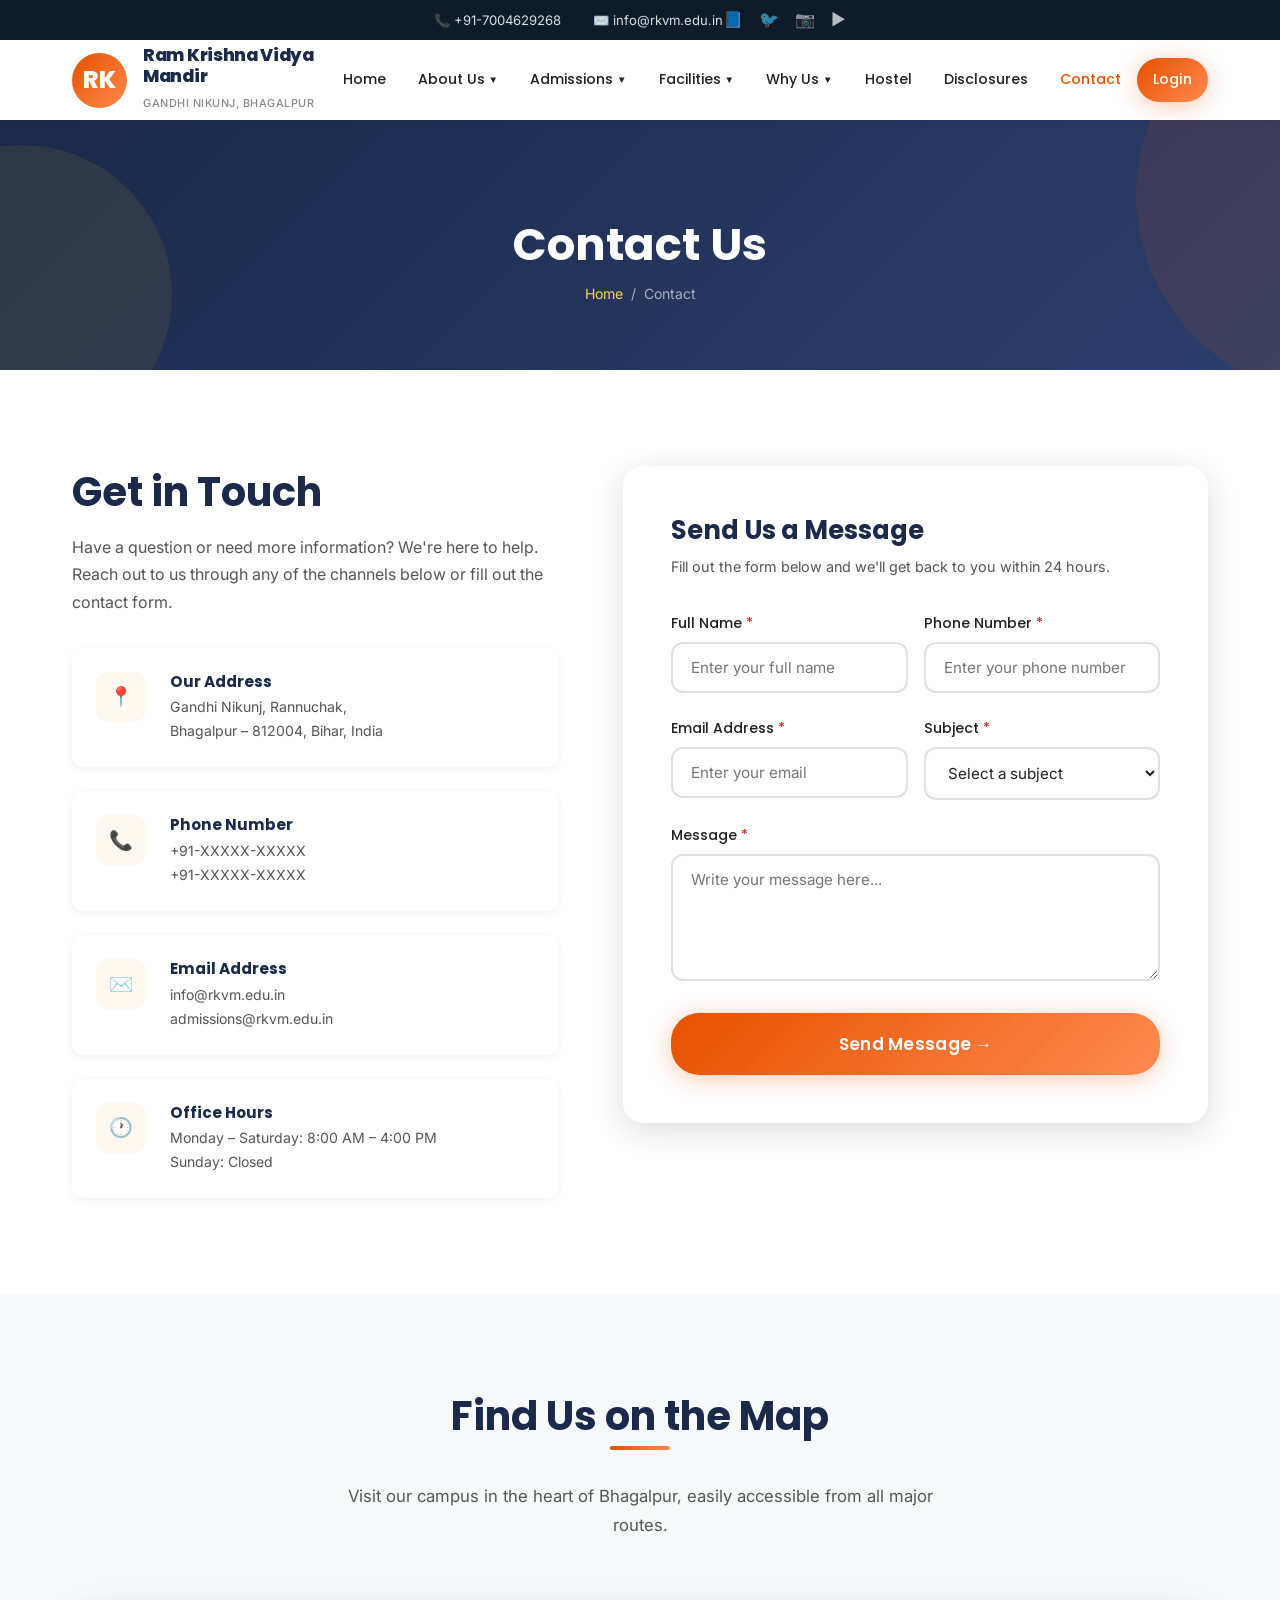
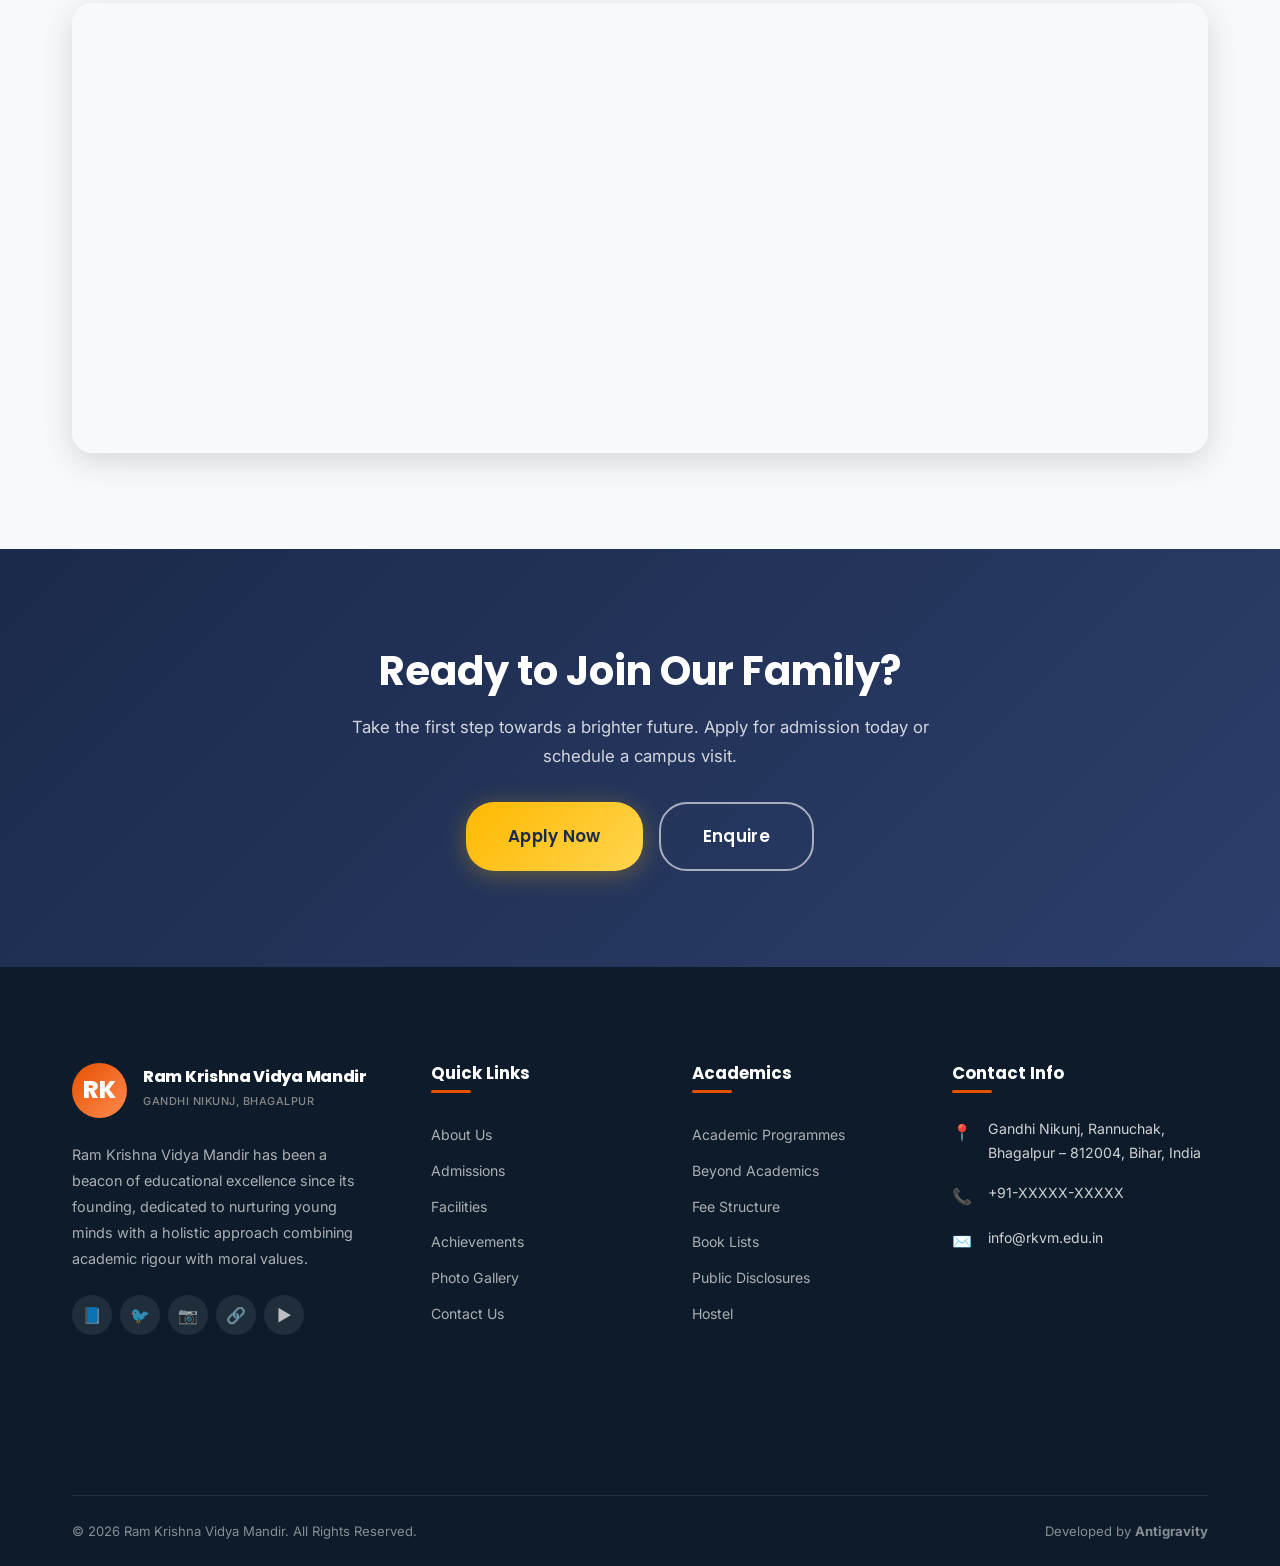
<file: contact.html>
<!DOCTYPE html>
<html lang="en">
<head>
  <meta charset="UTF-8">
  <meta name="viewport" content="width=device-width, initial-scale=1.0">
  <meta name="description" content="Contact Ram Krishna Vidya Mandir, Bhagalpur. Reach us via phone, email, or visit our campus. We'd love to hear from you.">
  <title>Contact Us — Ram Krishna Vidya Mandir</title>
  <link rel="stylesheet" href="css/style.css">
  <link href="https://fonts.googleapis.com/icon?family=Material+Icons" rel="stylesheet">
</head>
<body>

<!-- Top Bar -->
<div class="topbar">
  <div class="container">
    <div class="topbar-left">
      <span>📞 +91-7004629268</span>
      <span>✉️ info@rkvm.edu.in</span>
    </div>
    <div class="topbar-right">
      <a href="#" title="Facebook">📘</a>
      <a href="#" title="Twitter">🐦</a>
      <a href="#" title="Instagram">📷</a>
      <a href="#" title="YouTube">▶️</a>
    </div>
  </div>
</div>

<!-- Header -->
<header class="header">
  <div class="container">
    <a href="index.html" class="logo">
      <div class="logo-icon">RK</div>
      <div class="logo-text">
        <h1>Ram Krishna Vidya Mandir</h1>
        <span class="logo-sub">Gandhi Nikunj, Bhagalpur</span>
      </div>
    </a>

    <button class="menu-toggle" aria-label="Toggle menu">
      <span></span><span></span><span></span>
    </button>

    <nav class="nav">
      <ul class="nav-list">
        <li class="nav-item"><a href="index.html" class="nav-link">Home</a></li>
        <li class="nav-item">
          <a href="about.html" class="nav-link">About Us <span class="arrow">▼</span></a>
          <div class="dropdown">
            <a href="about.html#mission">Mission &amp; Vision</a>
            <a href="about.html#founders">The Founders</a>
            <a href="about.html#principal">The Principal</a>
            <a href="about.html#board">Advisory Board</a>
          </div>
        </li>
        <li class="nav-item">
          <a href="admissions.html" class="nav-link">Admissions <span class="arrow">▼</span></a>
          <div class="dropdown">
            <a href="admissions.html#booklist">Book List</a>
            <a href="admissions.html#query">Admission Query</a>
            <a href="admissions.html#procedure">Admission Procedure</a>
            <a href="admissions.html#form">Online Admission</a>
            <a href="admissions.html#fees">Fee Structure</a>
          </div>
        </li>
        <li class="nav-item">
          <a href="facilities.html" class="nav-link">Facilities <span class="arrow">▼</span></a>
          <div class="dropdown">
            <a href="facilities.html#it">IT Education</a>
            <a href="facilities.html#atl">Atal Tinkering Lab</a>
            <a href="facilities.html#headstart">International Headstart</a>
            <a href="facilities.html#counselling">Counselling Cell</a>
            <a href="facilities.html#workshops">Workshops &amp; Seminars</a>
            <a href="facilities.html#language">Language Lab</a>
            <a href="facilities.html#library">Library</a>
          </div>
        </li>
        <li class="nav-item">
          <a href="why-us.html" class="nav-link">Why Us <span class="arrow">▼</span></a>
          <div class="dropdown">
            <a href="why-us.html#academics">Academic Programmes</a>
            <a href="why-us.html#beyond">Beyond Academics</a>
            <a href="why-us.html#excellence">Centre of Excellence</a>
          </div>
        </li>
        <li class="nav-item"><a href="hostel.html" class="nav-link">Hostel</a></li>
        <li class="nav-item"><a href="disclosures.html" class="nav-link">Disclosures</a></li>
        <li class="nav-item"><a href="contact.html" class="nav-link active">Contact</a></li>
        <li class="nav-item">
          <a href="login.html" class="nav-link btn btn-primary btn-sm" style="color:white;">Login</a>
        </li>
      </ul>
    </nav>
  </div>
</header>
<div class="mobile-overlay"></div>

<!-- Page Banner -->
<section class="page-banner">
  <h1>Contact Us</h1>
  <div class="breadcrumb">
    <a href="index.html">Home</a>
    <span>/</span>
    <span>Contact</span>
  </div>
</section>

<!-- Contact Section -->
<section class="section">
  <div class="container">
    <div class="contact-grid">
      <!-- Contact Info -->
      <div class="animate-on-scroll">
        <h2 style="margin-bottom: var(--space-md);">Get in Touch</h2>
        <p style="color: var(--text-secondary); margin-bottom: var(--space-xl);">Have a question or need more information? We're here to help. Reach out to us through any of the channels below or fill out the contact form.</p>

        <div class="contact-info-cards">
          <div class="contact-info-card">
            <div class="icon">📍</div>
            <div>
              <h4>Our Address</h4>
              <p>Gandhi Nikunj, Rannuchak,<br>Bhagalpur – 812004, Bihar, India</p>
            </div>
          </div>

          <div class="contact-info-card">
            <div class="icon">📞</div>
            <div>
              <h4>Phone Number</h4>
              <p>+91-XXXXX-XXXXX<br>+91-XXXXX-XXXXX</p>
            </div>
          </div>

          <div class="contact-info-card">
            <div class="icon">✉️</div>
            <div>
              <h4>Email Address</h4>
              <p>info@rkvm.edu.in<br>admissions@rkvm.edu.in</p>
            </div>
          </div>

          <div class="contact-info-card">
            <div class="icon">🕐</div>
            <div>
              <h4>Office Hours</h4>
              <p>Monday – Saturday: 8:00 AM – 4:00 PM<br>Sunday: Closed</p>
            </div>
          </div>
        </div>
      </div>

      <!-- Contact Form -->
      <div class="animate-on-scroll delay-2">
        <div class="contact-form-card">
          <h3 style="margin-bottom: var(--space-sm);">Send Us a Message</h3>
          <p style="color: var(--text-secondary); font-size: 0.9rem; margin-bottom: var(--space-xl);">Fill out the form below and we'll get back to you within 24 hours.</p>

          <form id="contactForm" data-validate>
            <div class="form-row">
              <div class="form-group">
                <label class="form-label" for="contactName">Full Name <span class="required">*</span></label>
                <input type="text" id="contactName" class="form-input" placeholder="Enter your full name" required>
                <span class="form-error"></span>
              </div>
              <div class="form-group">
                <label class="form-label" for="contactPhone">Phone Number <span class="required">*</span></label>
                <input type="tel" id="contactPhone" class="form-input" placeholder="Enter your phone number" required>
                <span class="form-error"></span>
              </div>
            </div>

            <div class="form-row">
              <div class="form-group">
                <label class="form-label" for="contactEmail">Email Address <span class="required">*</span></label>
                <input type="email" id="contactEmail" class="form-input" placeholder="Enter your email" required>
                <span class="form-error"></span>
              </div>
              <div class="form-group">
                <label class="form-label" for="contactSubject">Subject <span class="required">*</span></label>
                <select id="contactSubject" class="form-select" required>
                  <option value="">Select a subject</option>
                  <option value="admission">Admission Enquiry</option>
                  <option value="academic">Academic Information</option>
                  <option value="fee">Fee Related</option>
                  <option value="transport">Transport</option>
                  <option value="hostel">Hostel</option>
                  <option value="general">General Enquiry</option>
                  <option value="complaint">Complaint</option>
                  <option value="other">Other</option>
                </select>
                <span class="form-error"></span>
              </div>
            </div>

            <div class="form-group">
              <label class="form-label" for="contactMessage">Message <span class="required">*</span></label>
              <textarea id="contactMessage" class="form-textarea" placeholder="Write your message here..." rows="5" required></textarea>
              <span class="form-error"></span>
            </div>

            <button type="submit" class="btn btn-primary btn-lg" style="width: 100%; justify-content: center;">
              Send Message →
            </button>
          </form>
        </div>
      </div>
    </div>
  </div>
</section>

<!-- Map Section -->
<section class="section section-alt">
  <div class="container">
    <div class="section-header animate-on-scroll">
      <h2>Find Us on the Map</h2>
      <p>Visit our campus in the heart of Bhagalpur, easily accessible from all major routes.</p>
    </div>
    <div class="contact-map animate-on-scroll" style="height: 450px; border-radius: var(--radius-lg); overflow: hidden; box-shadow: var(--shadow-lg);">
      <iframe src="https://www.google.com/maps/embed?pb=!1m18!1m12!1m3!1d3609.123!2d86.98!3d25.24!2m3!1f0!2f0!3f0!3m2!1i1024!2i768!4f13.1!3m3!1m2!1s0x0%3A0x0!2zMjXCsDE0JzI0LjAiTiA4NsKwNTgnNDguMCJF!5e0!3m2!1sen!2sin!4v1" width="100%" height="100%" style="border:0;" allowfullscreen="" loading="lazy" referrerpolicy="no-referrer-when-downgrade"></iframe>
    </div>
  </div>
</section>

<!-- CTA Section -->
<section class="section section-dark">
  <div class="container text-center">
    <div class="animate-on-scroll">
      <h2 style="color: white; margin-bottom: var(--space-md);">Ready to Join Our Family?</h2>
      <p style="color: rgba(255,255,255,0.8); max-width: 600px; margin: 0 auto var(--space-xl); font-size: 1.05rem;">Take the first step towards a brighter future. Apply for admission today or schedule a campus visit.</p>
      <div style="display: flex; gap: var(--space-md); justify-content: center; flex-wrap: wrap;">
        <a href="admissions.html#form" class="btn btn-accent btn-lg">Apply Now</a>
        <a href="admissions.html#query" class="btn btn-outline btn-lg">Enquire</a>
      </div>
    </div>
  </div>
</section>

<!-- Success Modal -->
<div class="modal-overlay" id="successModal">
  <div class="modal">
    <div class="modal-icon">✓</div>
    <h3>Message Sent!</h3>
    <p>Thank you for reaching out. We have received your message and will get back to you within 24 hours.</p>
    <button class="btn btn-primary modal-close" style="margin-top: var(--space-lg);">Close</button>
  </div>
</div>

<!-- Footer -->
<footer class="footer">
  <div class="container">
    <div class="footer-grid">
      <div class="footer-about">
        <div class="logo" style="margin-bottom:var(--space-lg);">
          <div class="logo-icon">RK</div>
          <div class="logo-text">
            <h1 style="color:white;font-size:1rem;">Ram Krishna Vidya Mandir</h1>
            <span class="logo-sub">Gandhi Nikunj, Bhagalpur</span>
          </div>
        </div>
        <p>Ram Krishna Vidya Mandir has been a beacon of educational excellence since its founding, dedicated to nurturing young minds with a holistic approach combining academic rigour with moral values.</p>
        <div class="footer-social">
          <a href="#">📘</a>
          <a href="#">🐦</a>
          <a href="#">📷</a>
          <a href="#">🔗</a>
          <a href="#">▶️</a>
        </div>
      </div>
      <div class="footer-links">
        <h4>Quick Links</h4>
        <a href="about.html">About Us</a>
        <a href="admissions.html">Admissions</a>
        <a href="facilities.html">Facilities</a>
        <a href="achievements.html">Achievements</a>
        <a href="gallery.html">Photo Gallery</a>
        <a href="contact.html">Contact Us</a>
      </div>
      <div class="footer-links">
        <h4>Academics</h4>
        <a href="why-us.html#academics">Academic Programmes</a>
        <a href="why-us.html#beyond">Beyond Academics</a>
        <a href="admissions.html#fees">Fee Structure</a>
        <a href="admissions.html#booklist">Book Lists</a>
        <a href="disclosures.html">Public Disclosures</a>
        <a href="hostel.html">Hostel</a>
      </div>
      <div>
        <h4>Contact Info</h4>
        <div class="footer-contact-item">
          <span class="icon">📍</span>
          <span>Gandhi Nikunj, Rannuchak, Bhagalpur – 812004, Bihar, India</span>
        </div>
        <div class="footer-contact-item">
          <span class="icon">📞</span>
          <span>+91-XXXXX-XXXXX</span>
        </div>
        <div class="footer-contact-item">
          <span class="icon">✉️</span>
          <span>info@rkvm.edu.in</span>
        </div>
        <div class="footer-map">
          <iframe src="https://www.google.com/maps/embed?pb=!1m18!1m12!1m3!1d3609.123!2d86.98!3d25.24!2m3!1f0!2f0!3f0!3m2!1i1024!2i768!4f13.1!3m3!1m2!1s0x0%3A0x0!2zMjXCsDE0JzI0LjAiTiA4NsKwNTgnNDguMCJF!5e0!3m2!1sen!2sin!4v1" allowfullscreen="" loading="lazy"></iframe>
        </div>
      </div>
    </div>
    <div class="footer-bottom">
      <span>&copy; 2026 Ram Krishna Vidya Mandir. All Rights Reserved.</span>
      <span>Developed by <strong>Antigravity</strong></span>
    </div>
  </div>
</footer>

<script src="js/main.js"></script>
</body>
</html>
</file>
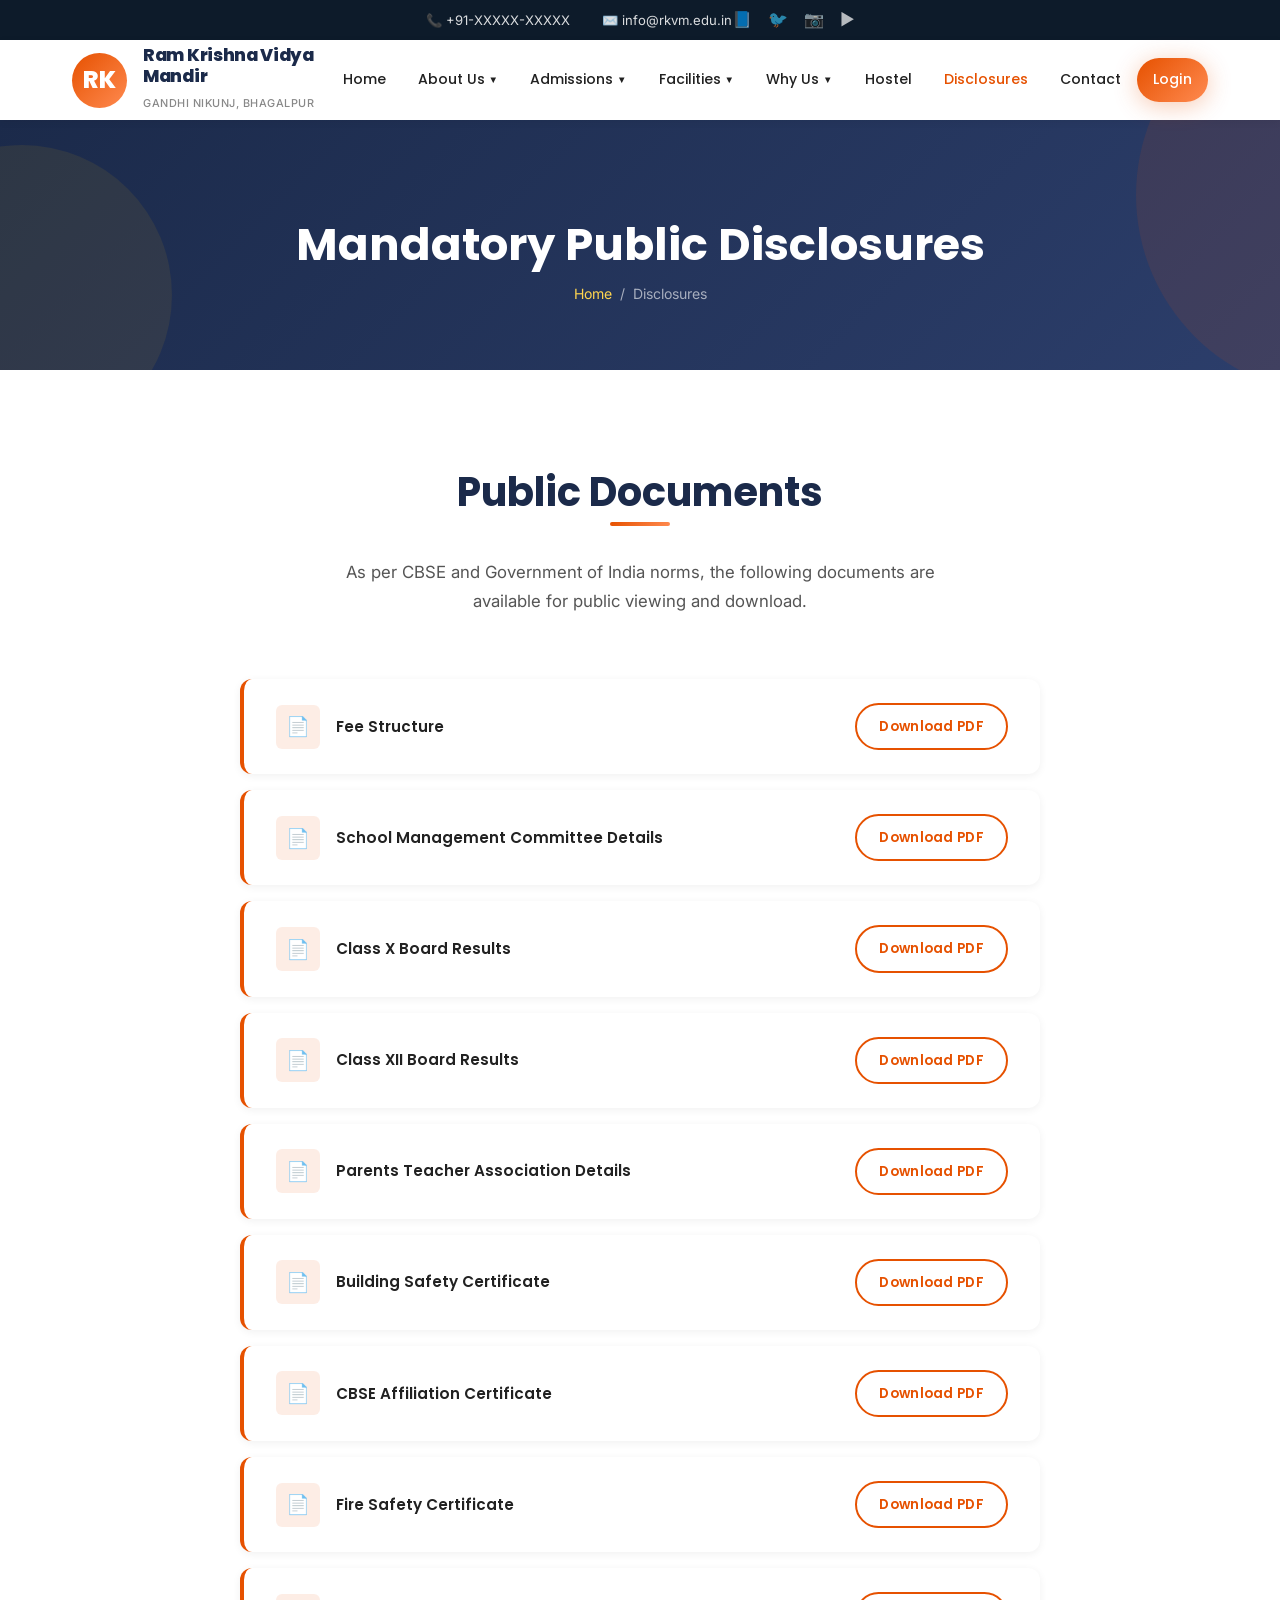
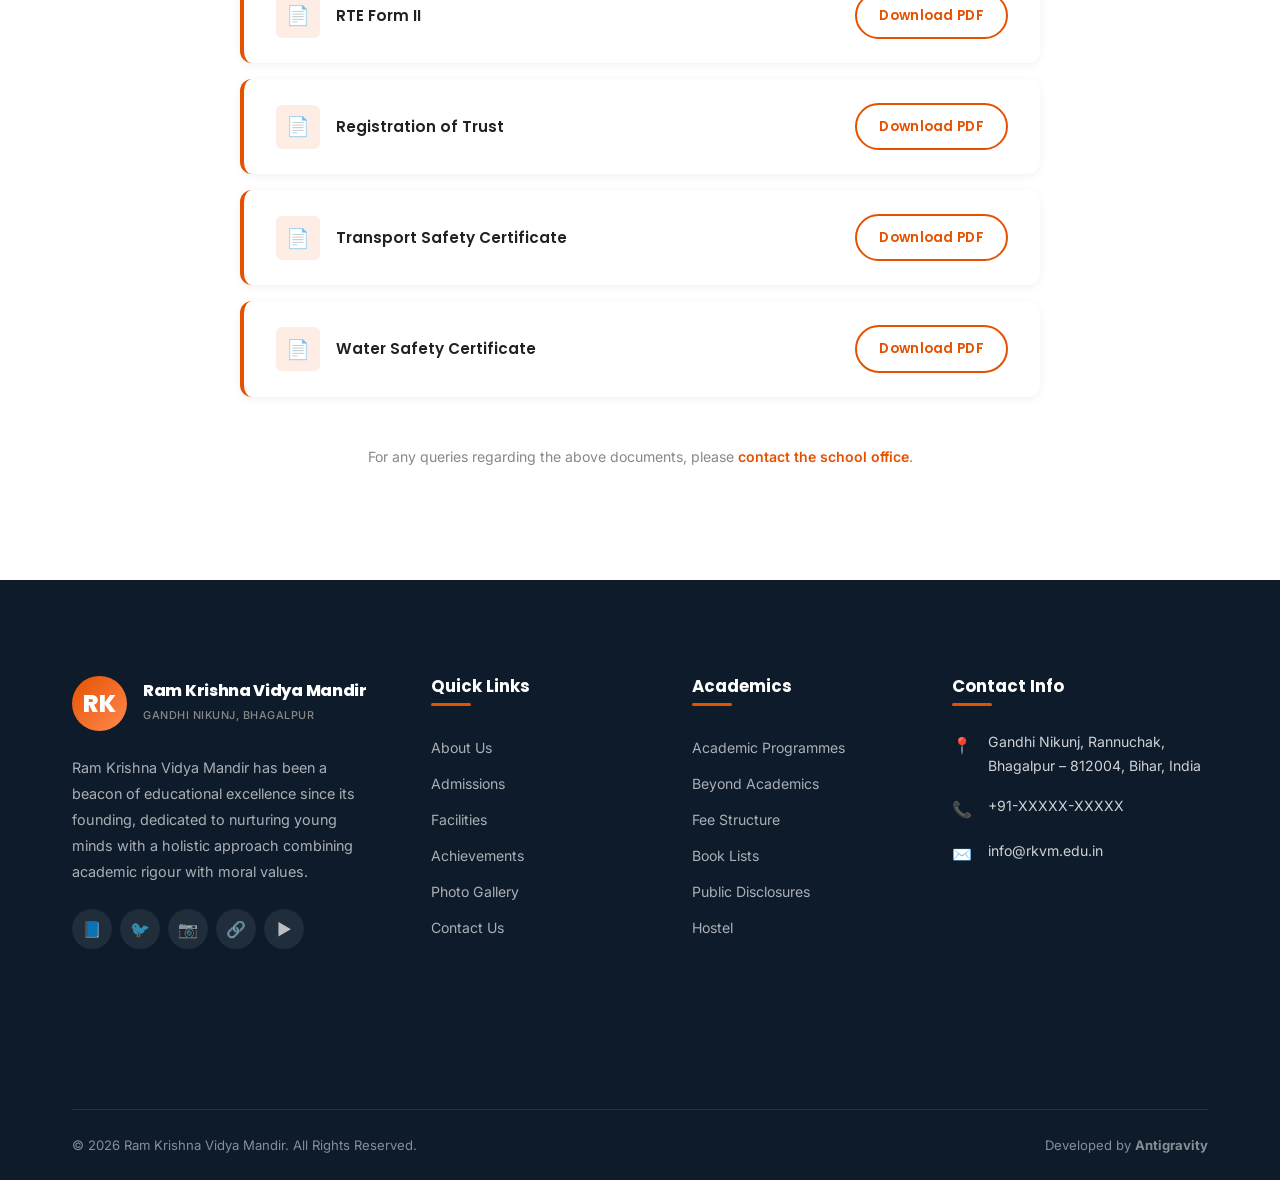
<file: disclosures.html>
<!DOCTYPE html>
<html lang="en">
<head>
  <meta charset="UTF-8">
  <meta name="viewport" content="width=device-width, initial-scale=1.0">
  <meta name="description" content="Mandatory public disclosures by Ram Krishna Vidya Mandir as per CBSE and government norms. Download certificates and documents.">
  <title>Mandatory Public Disclosures — Ram Krishna Vidya Mandir</title>
  <link rel="stylesheet" href="css/style.css">
</head>
<body>

<!-- Top Bar -->
<div class="topbar"><div class="container"><div class="topbar-left"><span>📞 +91-XXXXX-XXXXX</span><span>✉️ info@rkvm.edu.in</span></div><div class="topbar-right"><a href="#">📘</a><a href="#">🐦</a><a href="#">📷</a><a href="#">▶️</a></div></div></div>

<!-- Header -->
<header class="header"><div class="container"><a href="index.html" class="logo"><div class="logo-icon">RK</div><div class="logo-text"><h1>Ram Krishna Vidya Mandir</h1><span class="logo-sub">Gandhi Nikunj, Bhagalpur</span></div></a><button class="menu-toggle" aria-label="Toggle menu"><span></span><span></span><span></span></button><nav class="nav"><ul class="nav-list"><li class="nav-item"><a href="index.html" class="nav-link">Home</a></li><li class="nav-item"><a href="about.html" class="nav-link">About Us <span class="arrow">▼</span></a><div class="dropdown"><a href="about.html#mission">Mission &amp; Vision</a><a href="about.html#founders">The Founders</a><a href="about.html#principal">The Principal</a><a href="about.html#board">Advisory Board</a></div></li><li class="nav-item"><a href="admissions.html" class="nav-link">Admissions <span class="arrow">▼</span></a><div class="dropdown"><a href="admissions.html#booklist">Book List</a><a href="admissions.html#query">Admission Query</a><a href="admissions.html#procedure">Admission Procedure</a><a href="admissions.html#form">Online Admission</a><a href="admissions.html#fees">Fee Structure</a></div></li><li class="nav-item"><a href="facilities.html" class="nav-link">Facilities <span class="arrow">▼</span></a><div class="dropdown"><a href="facilities.html#it">IT Education</a><a href="facilities.html#atl">Atal Tinkering Lab</a><a href="facilities.html#headstart">International Headstart</a><a href="facilities.html#counselling">Counselling Cell</a><a href="facilities.html#workshops">Workshops &amp; Seminars</a><a href="facilities.html#language">Language Lab</a><a href="facilities.html#library">Library</a></div></li><li class="nav-item"><a href="why-us.html" class="nav-link">Why Us <span class="arrow">▼</span></a><div class="dropdown"><a href="why-us.html#academics">Academic Programmes</a><a href="why-us.html#beyond">Beyond Academics</a><a href="why-us.html#excellence">Centre of Excellence</a></div></li><li class="nav-item"><a href="hostel.html" class="nav-link">Hostel</a></li><li class="nav-item"><a href="disclosures.html" class="nav-link active">Disclosures</a></li><li class="nav-item"><a href="contact.html" class="nav-link">Contact</a></li><li class="nav-item"><a href="login.html" class="nav-link btn btn-primary btn-sm" style="color:white;">Login</a></li></ul></nav></div></header>
<div class="mobile-overlay"></div>

<section class="page-banner"><h1>Mandatory Public Disclosures</h1><div class="breadcrumb"><a href="index.html">Home</a><span>/</span><span>Disclosures</span></div></section>

<section class="section">
  <div class="container">
    <div class="section-header animate-on-scroll">
      <h2>Public Documents</h2>
      <p>As per CBSE and Government of India norms, the following documents are available for public viewing and download.</p>
    </div>
    <div class="disclosure-list" style="max-width: 800px; margin: 0 auto;">
      <div class="disclosure-item animate-on-scroll">
        <div class="doc-info"><div class="doc-icon">📄</div><div class="doc-name">Fee Structure</div></div>
        <a href="#" class="btn btn-outline-dark btn-sm">Download PDF</a>
      </div>
      <div class="disclosure-item animate-on-scroll">
        <div class="doc-info"><div class="doc-icon">📄</div><div class="doc-name">School Management Committee Details</div></div>
        <a href="#" class="btn btn-outline-dark btn-sm">Download PDF</a>
      </div>
      <div class="disclosure-item animate-on-scroll">
        <div class="doc-info"><div class="doc-icon">📄</div><div class="doc-name">Class X Board Results</div></div>
        <a href="#" class="btn btn-outline-dark btn-sm">Download PDF</a>
      </div>
      <div class="disclosure-item animate-on-scroll">
        <div class="doc-info"><div class="doc-icon">📄</div><div class="doc-name">Class XII Board Results</div></div>
        <a href="#" class="btn btn-outline-dark btn-sm">Download PDF</a>
      </div>
      <div class="disclosure-item animate-on-scroll">
        <div class="doc-info"><div class="doc-icon">📄</div><div class="doc-name">Parents Teacher Association Details</div></div>
        <a href="#" class="btn btn-outline-dark btn-sm">Download PDF</a>
      </div>
      <div class="disclosure-item animate-on-scroll">
        <div class="doc-info"><div class="doc-icon">📄</div><div class="doc-name">Building Safety Certificate</div></div>
        <a href="#" class="btn btn-outline-dark btn-sm">Download PDF</a>
      </div>
      <div class="disclosure-item animate-on-scroll">
        <div class="doc-info"><div class="doc-icon">📄</div><div class="doc-name">CBSE Affiliation Certificate</div></div>
        <a href="#" class="btn btn-outline-dark btn-sm">Download PDF</a>
      </div>
      <div class="disclosure-item animate-on-scroll">
        <div class="doc-info"><div class="doc-icon">📄</div><div class="doc-name">Fire Safety Certificate</div></div>
        <a href="#" class="btn btn-outline-dark btn-sm">Download PDF</a>
      </div>
      <div class="disclosure-item animate-on-scroll">
        <div class="doc-info"><div class="doc-icon">📄</div><div class="doc-name">RTE Form II</div></div>
        <a href="#" class="btn btn-outline-dark btn-sm">Download PDF</a>
      </div>
      <div class="disclosure-item animate-on-scroll">
        <div class="doc-info"><div class="doc-icon">📄</div><div class="doc-name">Registration of Trust</div></div>
        <a href="#" class="btn btn-outline-dark btn-sm">Download PDF</a>
      </div>
      <div class="disclosure-item animate-on-scroll">
        <div class="doc-info"><div class="doc-icon">📄</div><div class="doc-name">Transport Safety Certificate</div></div>
        <a href="#" class="btn btn-outline-dark btn-sm">Download PDF</a>
      </div>
      <div class="disclosure-item animate-on-scroll">
        <div class="doc-info"><div class="doc-icon">📄</div><div class="doc-name">Water Safety Certificate</div></div>
        <a href="#" class="btn btn-outline-dark btn-sm">Download PDF</a>
      </div>
    </div>
    <div class="text-center animate-on-scroll" style="margin-top: var(--space-2xl);">
      <p style="color: var(--text-light); font-size: 0.88rem;">For any queries regarding the above documents, please <a href="contact.html" style="color: var(--primary); font-weight: 600;">contact the school office</a>.</p>
    </div>
  </div>
</section>

<!-- Footer -->
<footer class="footer"><div class="container"><div class="footer-grid"><div class="footer-about"><div class="logo" style="margin-bottom:var(--space-lg);"><div class="logo-icon">RK</div><div class="logo-text"><h1 style="color:white;font-size:1rem;">Ram Krishna Vidya Mandir</h1><span class="logo-sub">Gandhi Nikunj, Bhagalpur</span></div></div><p>Ram Krishna Vidya Mandir has been a beacon of educational excellence since its founding, dedicated to nurturing young minds with a holistic approach combining academic rigour with moral values.</p><div class="footer-social"><a href="#">📘</a><a href="#">🐦</a><a href="#">📷</a><a href="#">🔗</a><a href="#">▶️</a></div></div><div class="footer-links"><h4>Quick Links</h4><a href="about.html">About Us</a><a href="admissions.html">Admissions</a><a href="facilities.html">Facilities</a><a href="achievements.html">Achievements</a><a href="gallery.html">Photo Gallery</a><a href="contact.html">Contact Us</a></div><div class="footer-links"><h4>Academics</h4><a href="why-us.html#academics">Academic Programmes</a><a href="why-us.html#beyond">Beyond Academics</a><a href="admissions.html#fees">Fee Structure</a><a href="admissions.html#booklist">Book Lists</a><a href="disclosures.html">Public Disclosures</a><a href="hostel.html">Hostel</a></div><div><h4>Contact Info</h4><div class="footer-contact-item"><span class="icon">📍</span><span>Gandhi Nikunj, Rannuchak, Bhagalpur – 812004, Bihar, India</span></div><div class="footer-contact-item"><span class="icon">📞</span><span>+91-XXXXX-XXXXX</span></div><div class="footer-contact-item"><span class="icon">✉️</span><span>info@rkvm.edu.in</span></div><div class="footer-map"><iframe src="https://www.google.com/maps/embed?pb=!1m18!1m12!1m3!1d3609.123!2d86.98!3d25.24!2m3!1f0!2f0!3f0!3m2!1i1024!2i768!4f13.1!3m3!1m2!1s0x0%3A0x0!2zMjXCsDE0JzI0LjAiTiA4NsKwNTgnNDguMCJF!5e0!3m2!1sen!2sin!4v1" allowfullscreen="" loading="lazy"></iframe></div></div></div><div class="footer-bottom"><span>&copy; 2026 Ram Krishna Vidya Mandir. All Rights Reserved.</span><span>Developed by <strong>Antigravity</strong></span></div></div></footer>

<script src="js/main.js"></script>
</body>
</html>
</file>
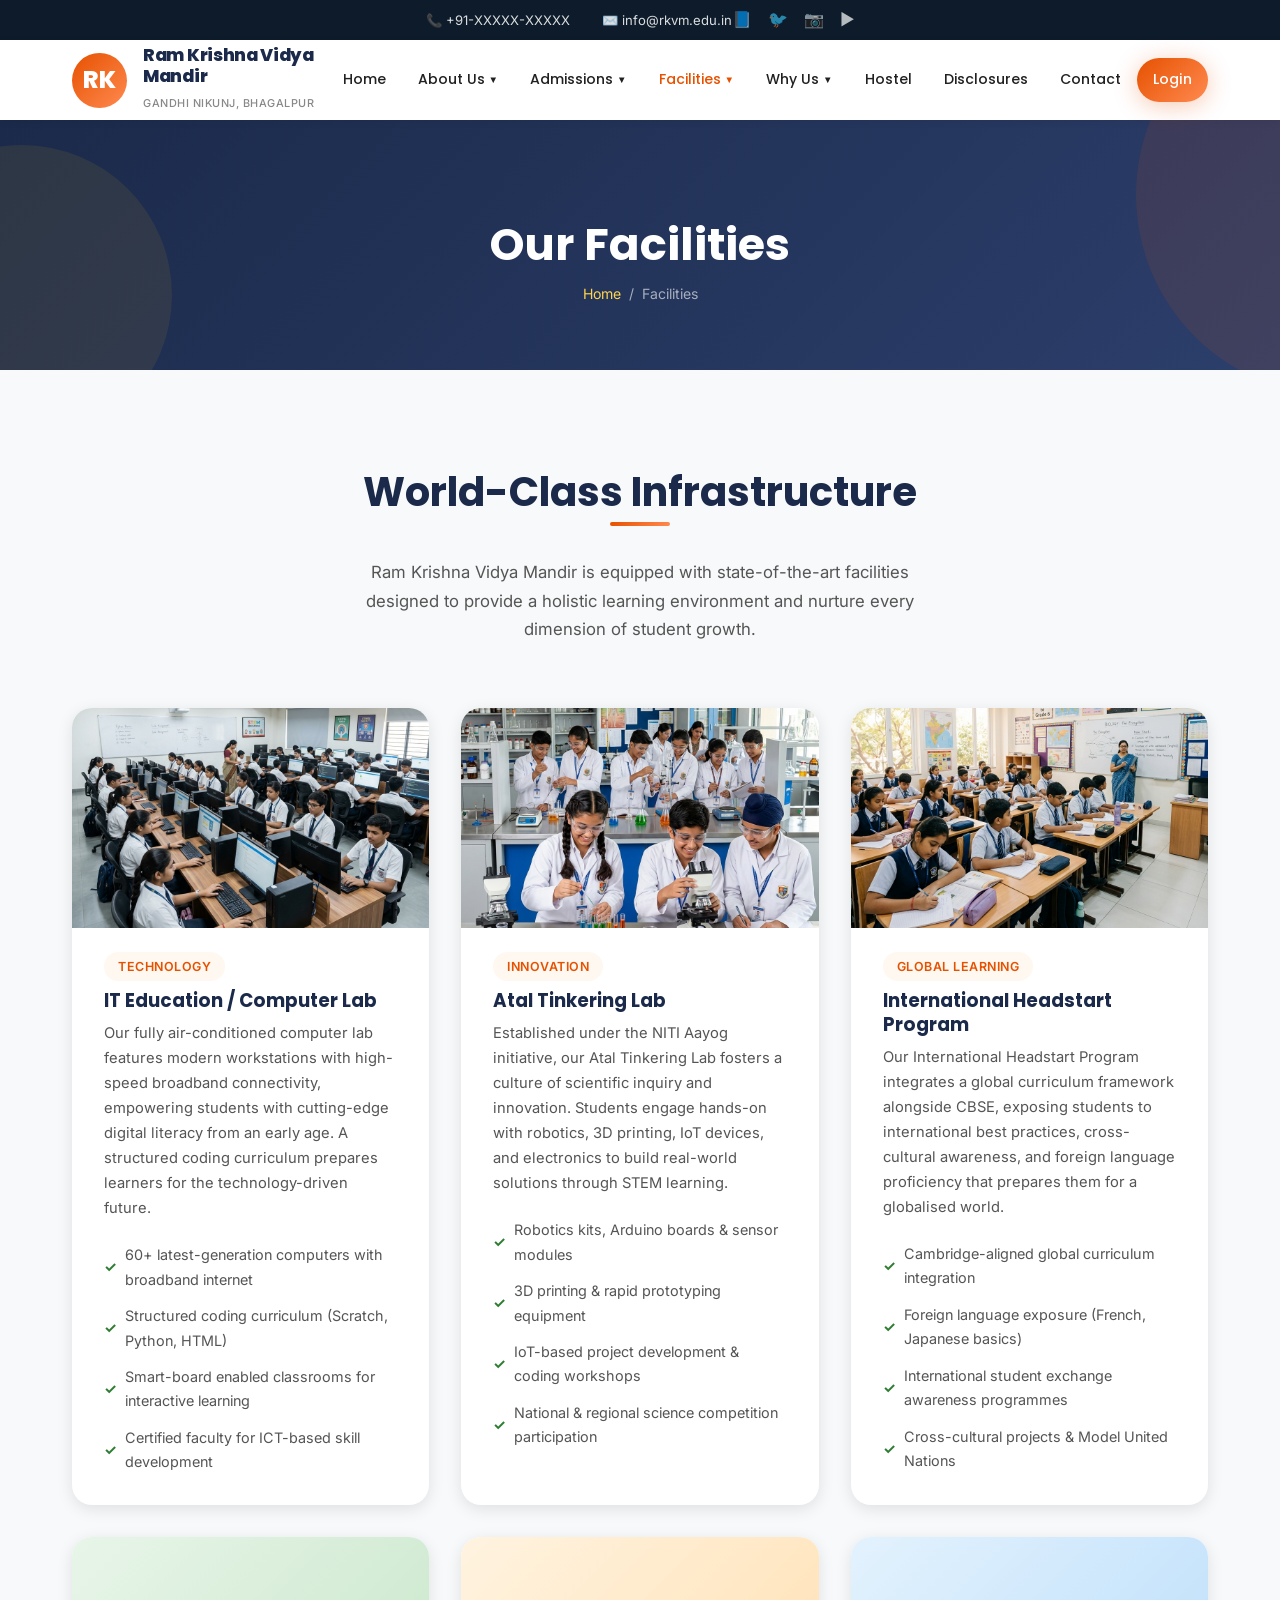
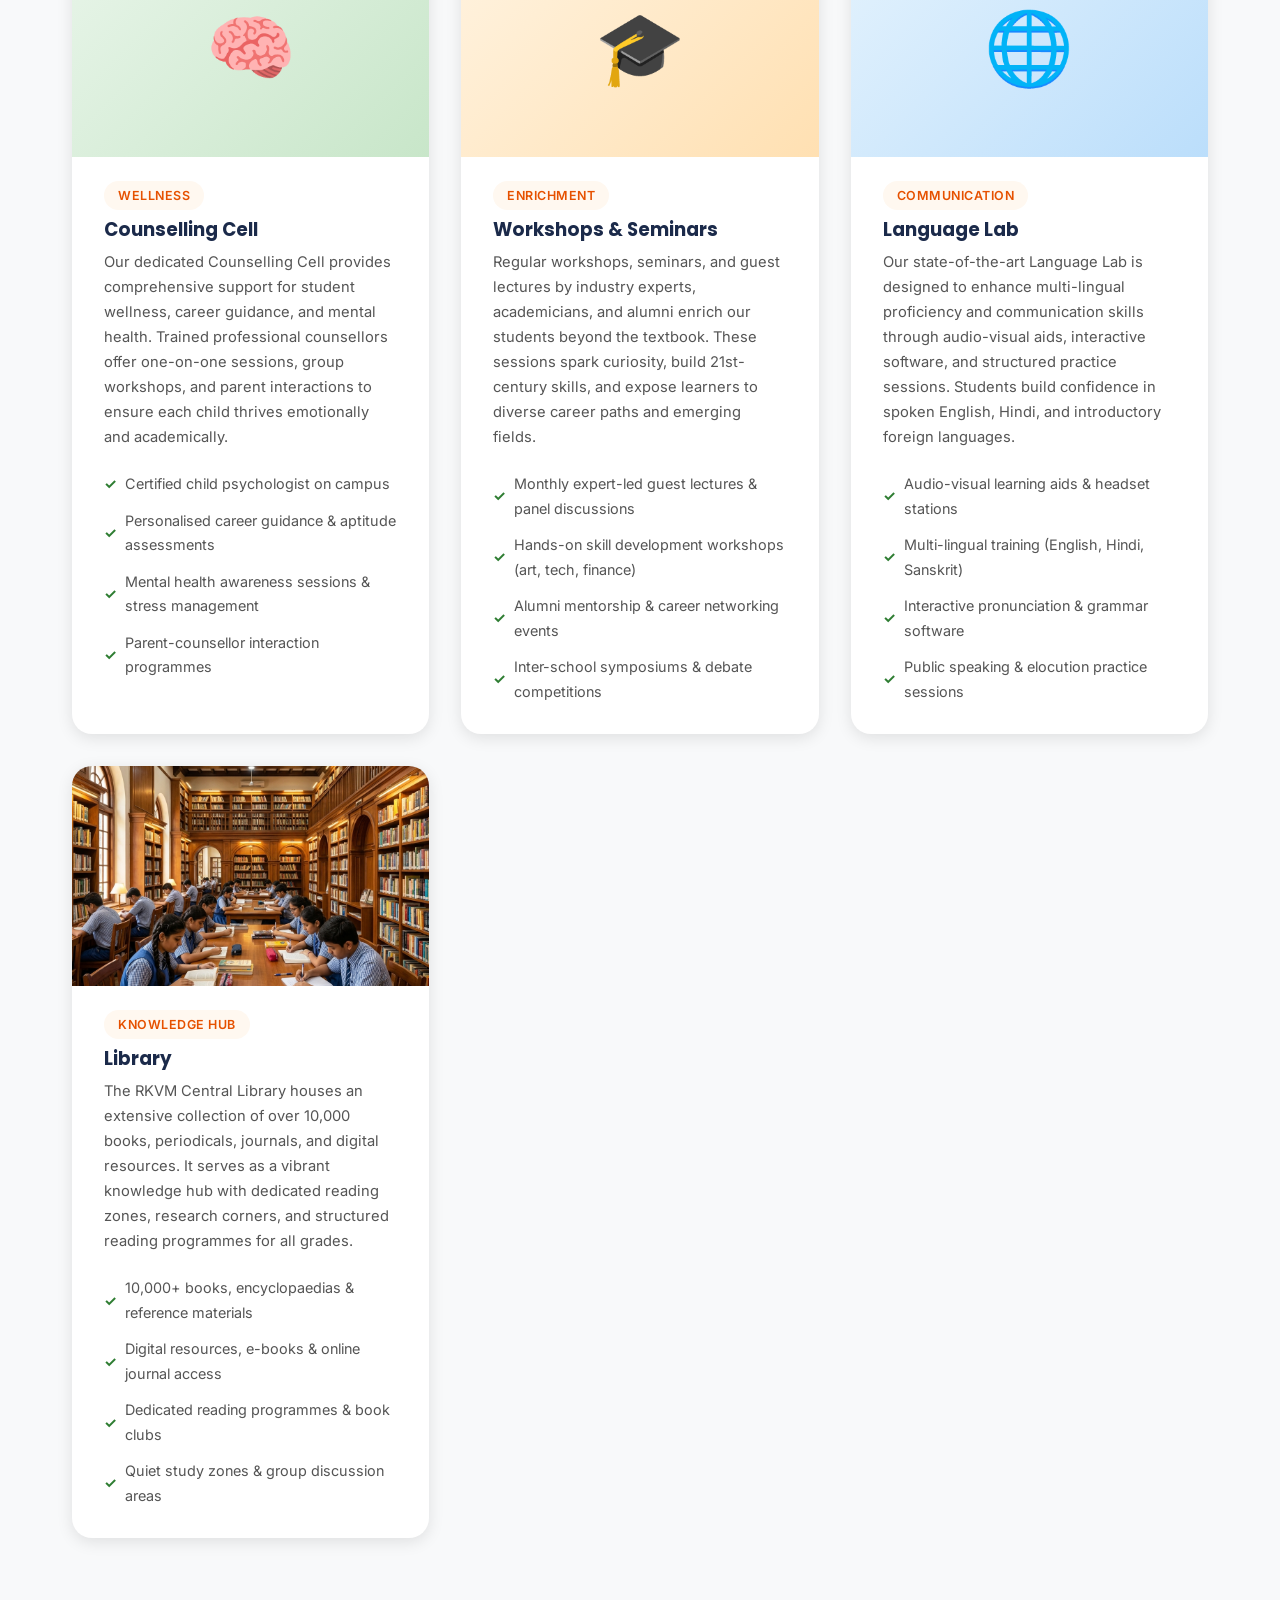
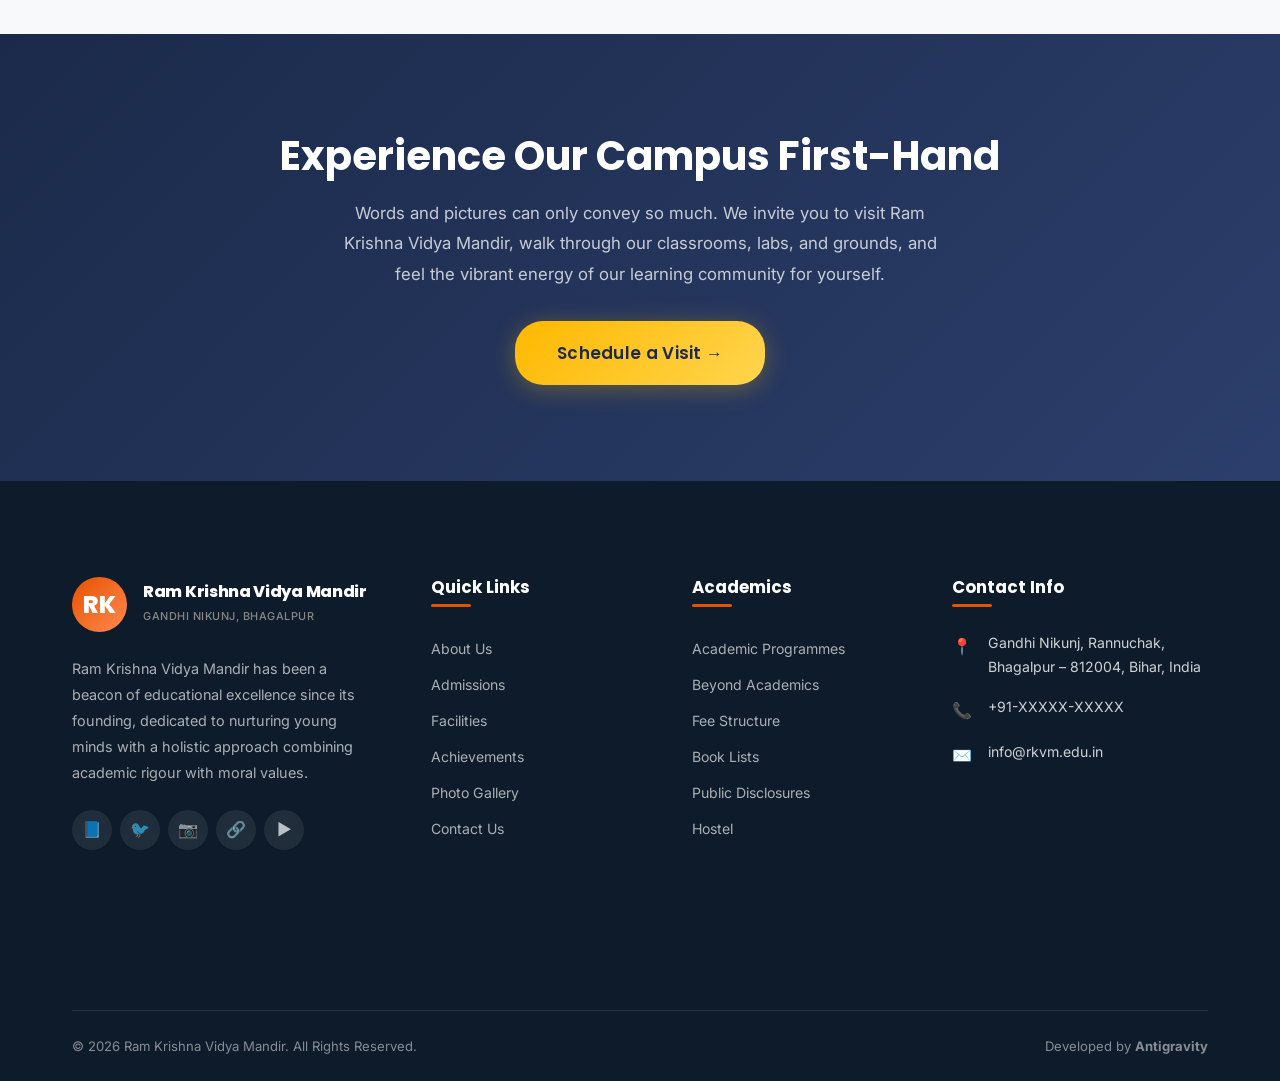
<file: facilities.html>
<!DOCTYPE html>
<html lang="en">
<head>
  <meta charset="UTF-8">
  <meta name="viewport" content="width=device-width, initial-scale=1.0">
  <meta name="description" content="Explore the world-class facilities at Ram Krishna Vidya Mandir – modern computer labs, Atal Tinkering Lab, language lab, library, counselling cell and more.">
  <meta name="keywords" content="RKVM facilities, school computer lab, Atal Tinkering Lab, library, language lab, counselling, Bhagalpur school">
  <meta name="author" content="Ram Krishna Vidya Mandir">
  <title>Facilities | Ram Krishna Vidya Mandir – Gandhi Nikunj, Bhagalpur</title>
  <link href="https://fonts.googleapis.com/icon?family=Material+Icons" rel="stylesheet">
  <link rel="stylesheet" href="css/style.css">
</head>
<body>

  <!-- Top Bar -->
  <div class="topbar">
    <div class="container">
      <div class="topbar-left">
        <span>📞 +91-XXXXX-XXXXX</span>
        <span>✉️ info@rkvm.edu.in</span>
      </div>
      <div class="topbar-right">
        <a href="#" title="Facebook">📘</a>
        <a href="#" title="Twitter">🐦</a>
        <a href="#" title="Instagram">📷</a>
        <a href="#" title="YouTube">▶️</a>
      </div>
    </div>
  </div>

  <!-- Header -->
  <header class="header">
    <div class="container">
      <a href="index.html" class="logo">
        <div class="logo-icon">RK</div>
        <div class="logo-text">
          <h1>Ram Krishna Vidya Mandir</h1>
          <span class="logo-sub">Gandhi Nikunj, Bhagalpur</span>
        </div>
      </a>

      <button class="menu-toggle" aria-label="Toggle menu">
        <span></span><span></span><span></span>
      </button>

      <nav class="nav">
        <ul class="nav-list">
          <li class="nav-item">
            <a href="index.html" class="nav-link">Home</a>
          </li>
          <li class="nav-item">
            <a href="about.html" class="nav-link">About Us <span class="arrow">▼</span></a>
            <div class="dropdown">
              <a href="about.html#mission">Mission &amp; Vision</a>
              <a href="about.html#founders">The Founders</a>
              <a href="about.html#principal">The Principal</a>
              <a href="about.html#board">Advisory Board</a>
            </div>
          </li>
          <li class="nav-item">
            <a href="admissions.html" class="nav-link">Admissions <span class="arrow">▼</span></a>
            <div class="dropdown">
              <a href="admissions.html#booklist">Book List</a>
              <a href="admissions.html#query">Admission Query</a>
              <a href="admissions.html#procedure">Admission Procedure</a>
              <a href="admissions.html#form">Online Admission</a>
              <a href="admissions.html#fees">Fee Structure</a>
            </div>
          </li>
          <li class="nav-item">
            <a href="facilities.html" class="nav-link active">Facilities <span class="arrow">▼</span></a>
            <div class="dropdown">
              <a href="facilities.html#it">IT Education</a>
              <a href="facilities.html#atl">Atal Tinkering Lab</a>
              <a href="facilities.html#headstart">International Headstart</a>
              <a href="facilities.html#counselling">Counselling Cell</a>
              <a href="facilities.html#workshops">Workshops &amp; Seminars</a>
              <a href="facilities.html#language">Language Lab</a>
              <a href="facilities.html#library">Library</a>
            </div>
          </li>
          <li class="nav-item">
            <a href="why-us.html" class="nav-link">Why Us <span class="arrow">▼</span></a>
            <div class="dropdown">
              <a href="why-us.html#academics">Academic Programmes</a>
              <a href="why-us.html#beyond">Beyond Academics</a>
              <a href="why-us.html#excellence">Centre of Excellence</a>
            </div>
          </li>
          <li class="nav-item">
            <a href="hostel.html" class="nav-link">Hostel</a>
          </li>
          <li class="nav-item">
            <a href="disclosures.html" class="nav-link">Disclosures</a>
          </li>
          <li class="nav-item">
            <a href="contact.html" class="nav-link">Contact</a>
          </li>
          <li class="nav-item">
            <a href="login.html" class="nav-link btn btn-primary btn-sm" style="color:white;">Login</a>
          </li>
        </ul>
      </nav>
    </div>
  </header>
  <div class="mobile-overlay"></div>

  <!-- ===================== PAGE BANNER ===================== -->
  <section class="page-banner">
    <div class="container">
      <h1>Our Facilities</h1>
      <div class="breadcrumb">
        <a href="index.html">Home</a>
        <span>/</span>
        <span>Facilities</span>
      </div>
    </div>
  </section>

  <!-- ===================== FACILITIES GRID ===================== -->
  <section class="section section-alt">
    <div class="container">
      <div class="section-header animate-on-scroll">
        <h2>World-Class Infrastructure</h2>
        <p>Ram Krishna Vidya Mandir is equipped with state-of-the-art facilities designed to provide a holistic learning environment and nurture every dimension of student growth.</p>
      </div>

      <div class="grid-3">

        <!-- 1. IT Education / Computer Lab -->
        <div class="card animate-on-scroll delay-1" id="it">
          <img src="images/computer-lab.png" alt="Modern Computer Lab at RKVM" class="card-img">
          <div class="card-body">
            <span class="card-tag">Technology</span>
            <h3 class="card-title">IT Education / Computer Lab</h3>
            <p class="card-text">Our fully air-conditioned computer lab features modern workstations with high-speed broadband connectivity, empowering students with cutting-edge digital literacy from an early age. A structured coding curriculum prepares learners for the technology-driven future.</p>
            <ul style="margin-top:var(--space-md); list-style:none; padding:0;">
              <li style="padding:6px 0; font-size:0.9rem; color:var(--text-secondary); display:flex; align-items:center; gap:8px;">
                <span style="color:var(--success); font-weight:700;">✓</span> 60+ latest-generation computers with broadband internet
              </li>
              <li style="padding:6px 0; font-size:0.9rem; color:var(--text-secondary); display:flex; align-items:center; gap:8px;">
                <span style="color:var(--success); font-weight:700;">✓</span> Structured coding curriculum (Scratch, Python, HTML)
              </li>
              <li style="padding:6px 0; font-size:0.9rem; color:var(--text-secondary); display:flex; align-items:center; gap:8px;">
                <span style="color:var(--success); font-weight:700;">✓</span> Smart-board enabled classrooms for interactive learning
              </li>
              <li style="padding:6px 0; font-size:0.9rem; color:var(--text-secondary); display:flex; align-items:center; gap:8px;">
                <span style="color:var(--success); font-weight:700;">✓</span> Certified faculty for ICT-based skill development
              </li>
            </ul>
          </div>
        </div>

        <!-- 2. Atal Tinkering Lab -->
        <div class="card animate-on-scroll delay-2" id="atl">
          <img src="images/hero-3.png" alt="Atal Tinkering Lab – STEM Innovation" class="card-img">
          <div class="card-body">
            <span class="card-tag">Innovation</span>
            <h3 class="card-title">Atal Tinkering Lab</h3>
            <p class="card-text">Established under the NITI Aayog initiative, our Atal Tinkering Lab fosters a culture of scientific inquiry and innovation. Students engage hands-on with robotics, 3D printing, IoT devices, and electronics to build real-world solutions through STEM learning.</p>
            <ul style="margin-top:var(--space-md); list-style:none; padding:0;">
              <li style="padding:6px 0; font-size:0.9rem; color:var(--text-secondary); display:flex; align-items:center; gap:8px;">
                <span style="color:var(--success); font-weight:700;">✓</span> Robotics kits, Arduino boards &amp; sensor modules
              </li>
              <li style="padding:6px 0; font-size:0.9rem; color:var(--text-secondary); display:flex; align-items:center; gap:8px;">
                <span style="color:var(--success); font-weight:700;">✓</span> 3D printing &amp; rapid prototyping equipment
              </li>
              <li style="padding:6px 0; font-size:0.9rem; color:var(--text-secondary); display:flex; align-items:center; gap:8px;">
                <span style="color:var(--success); font-weight:700;">✓</span> IoT-based project development &amp; coding workshops
              </li>
              <li style="padding:6px 0; font-size:0.9rem; color:var(--text-secondary); display:flex; align-items:center; gap:8px;">
                <span style="color:var(--success); font-weight:700;">✓</span> National &amp; regional science competition participation
              </li>
            </ul>
          </div>
        </div>

        <!-- 3. International Headstart Program -->
        <div class="card animate-on-scroll delay-3" id="headstart">
          <img src="images/hero-2.png" alt="International Headstart Programme" class="card-img">
          <div class="card-body">
            <span class="card-tag">Global Learning</span>
            <h3 class="card-title">International Headstart Program</h3>
            <p class="card-text">Our International Headstart Program integrates a global curriculum framework alongside CBSE, exposing students to international best practices, cross-cultural awareness, and foreign language proficiency that prepares them for a globalised world.</p>
            <ul style="margin-top:var(--space-md); list-style:none; padding:0;">
              <li style="padding:6px 0; font-size:0.9rem; color:var(--text-secondary); display:flex; align-items:center; gap:8px;">
                <span style="color:var(--success); font-weight:700;">✓</span> Cambridge-aligned global curriculum integration
              </li>
              <li style="padding:6px 0; font-size:0.9rem; color:var(--text-secondary); display:flex; align-items:center; gap:8px;">
                <span style="color:var(--success); font-weight:700;">✓</span> Foreign language exposure (French, Japanese basics)
              </li>
              <li style="padding:6px 0; font-size:0.9rem; color:var(--text-secondary); display:flex; align-items:center; gap:8px;">
                <span style="color:var(--success); font-weight:700;">✓</span> International student exchange awareness programmes
              </li>
              <li style="padding:6px 0; font-size:0.9rem; color:var(--text-secondary); display:flex; align-items:center; gap:8px;">
                <span style="color:var(--success); font-weight:700;">✓</span> Cross-cultural projects &amp; Model United Nations
              </li>
            </ul>
          </div>
        </div>

        <!-- 4. Counselling Cell -->
        <div class="card animate-on-scroll delay-1" id="counselling">
          <div style="width:100%; height:220px; background:linear-gradient(135deg, #E8F5E9 0%, #C8E6C9 100%); display:flex; align-items:center; justify-content:center; font-size:4.5rem;">
            🧠
          </div>
          <div class="card-body">
            <span class="card-tag">Wellness</span>
            <h3 class="card-title">Counselling Cell</h3>
            <p class="card-text">Our dedicated Counselling Cell provides comprehensive support for student wellness, career guidance, and mental health. Trained professional counsellors offer one-on-one sessions, group workshops, and parent interactions to ensure each child thrives emotionally and academically.</p>
            <ul style="margin-top:var(--space-md); list-style:none; padding:0;">
              <li style="padding:6px 0; font-size:0.9rem; color:var(--text-secondary); display:flex; align-items:center; gap:8px;">
                <span style="color:var(--success); font-weight:700;">✓</span> Certified child psychologist on campus
              </li>
              <li style="padding:6px 0; font-size:0.9rem; color:var(--text-secondary); display:flex; align-items:center; gap:8px;">
                <span style="color:var(--success); font-weight:700;">✓</span> Personalised career guidance &amp; aptitude assessments
              </li>
              <li style="padding:6px 0; font-size:0.9rem; color:var(--text-secondary); display:flex; align-items:center; gap:8px;">
                <span style="color:var(--success); font-weight:700;">✓</span> Mental health awareness sessions &amp; stress management
              </li>
              <li style="padding:6px 0; font-size:0.9rem; color:var(--text-secondary); display:flex; align-items:center; gap:8px;">
                <span style="color:var(--success); font-weight:700;">✓</span> Parent-counsellor interaction programmes
              </li>
            </ul>
          </div>
        </div>

        <!-- 5. Workshops & Seminars -->
        <div class="card animate-on-scroll delay-2" id="workshops">
          <div style="width:100%; height:220px; background:linear-gradient(135deg, #FFF3E0 0%, #FFE0B2 100%); display:flex; align-items:center; justify-content:center; font-size:4.5rem;">
            🎓
          </div>
          <div class="card-body">
            <span class="card-tag">Enrichment</span>
            <h3 class="card-title">Workshops &amp; Seminars</h3>
            <p class="card-text">Regular workshops, seminars, and guest lectures by industry experts, academicians, and alumni enrich our students beyond the textbook. These sessions spark curiosity, build 21st-century skills, and expose learners to diverse career paths and emerging fields.</p>
            <ul style="margin-top:var(--space-md); list-style:none; padding:0;">
              <li style="padding:6px 0; font-size:0.9rem; color:var(--text-secondary); display:flex; align-items:center; gap:8px;">
                <span style="color:var(--success); font-weight:700;">✓</span> Monthly expert-led guest lectures &amp; panel discussions
              </li>
              <li style="padding:6px 0; font-size:0.9rem; color:var(--text-secondary); display:flex; align-items:center; gap:8px;">
                <span style="color:var(--success); font-weight:700;">✓</span> Hands-on skill development workshops (art, tech, finance)
              </li>
              <li style="padding:6px 0; font-size:0.9rem; color:var(--text-secondary); display:flex; align-items:center; gap:8px;">
                <span style="color:var(--success); font-weight:700;">✓</span> Alumni mentorship &amp; career networking events
              </li>
              <li style="padding:6px 0; font-size:0.9rem; color:var(--text-secondary); display:flex; align-items:center; gap:8px;">
                <span style="color:var(--success); font-weight:700;">✓</span> Inter-school symposiums &amp; debate competitions
              </li>
            </ul>
          </div>
        </div>

        <!-- 6. Language Lab -->
        <div class="card animate-on-scroll delay-3" id="language">
          <div style="width:100%; height:220px; background:linear-gradient(135deg, #E3F2FD 0%, #BBDEFB 100%); display:flex; align-items:center; justify-content:center; font-size:4.5rem;">
            🌐
          </div>
          <div class="card-body">
            <span class="card-tag">Communication</span>
            <h3 class="card-title">Language Lab</h3>
            <p class="card-text">Our state-of-the-art Language Lab is designed to enhance multi-lingual proficiency and communication skills through audio-visual aids, interactive software, and structured practice sessions. Students build confidence in spoken English, Hindi, and introductory foreign languages.</p>
            <ul style="margin-top:var(--space-md); list-style:none; padding:0;">
              <li style="padding:6px 0; font-size:0.9rem; color:var(--text-secondary); display:flex; align-items:center; gap:8px;">
                <span style="color:var(--success); font-weight:700;">✓</span> Audio-visual learning aids &amp; headset stations
              </li>
              <li style="padding:6px 0; font-size:0.9rem; color:var(--text-secondary); display:flex; align-items:center; gap:8px;">
                <span style="color:var(--success); font-weight:700;">✓</span> Multi-lingual training (English, Hindi, Sanskrit)
              </li>
              <li style="padding:6px 0; font-size:0.9rem; color:var(--text-secondary); display:flex; align-items:center; gap:8px;">
                <span style="color:var(--success); font-weight:700;">✓</span> Interactive pronunciation &amp; grammar software
              </li>
              <li style="padding:6px 0; font-size:0.9rem; color:var(--text-secondary); display:flex; align-items:center; gap:8px;">
                <span style="color:var(--success); font-weight:700;">✓</span> Public speaking &amp; elocution practice sessions
              </li>
            </ul>
          </div>
        </div>

        <!-- 7. Library -->
        <div class="card animate-on-scroll delay-1" id="library">
          <img src="images/library.png" alt="School Library – 10,000+ Books" class="card-img">
          <div class="card-body">
            <span class="card-tag">Knowledge Hub</span>
            <h3 class="card-title">Library</h3>
            <p class="card-text">The RKVM Central Library houses an extensive collection of over 10,000 books, periodicals, journals, and digital resources. It serves as a vibrant knowledge hub with dedicated reading zones, research corners, and structured reading programmes for all grades.</p>
            <ul style="margin-top:var(--space-md); list-style:none; padding:0;">
              <li style="padding:6px 0; font-size:0.9rem; color:var(--text-secondary); display:flex; align-items:center; gap:8px;">
                <span style="color:var(--success); font-weight:700;">✓</span> 10,000+ books, encyclopaedias &amp; reference materials
              </li>
              <li style="padding:6px 0; font-size:0.9rem; color:var(--text-secondary); display:flex; align-items:center; gap:8px;">
                <span style="color:var(--success); font-weight:700;">✓</span> Digital resources, e-books &amp; online journal access
              </li>
              <li style="padding:6px 0; font-size:0.9rem; color:var(--text-secondary); display:flex; align-items:center; gap:8px;">
                <span style="color:var(--success); font-weight:700;">✓</span> Dedicated reading programmes &amp; book clubs
              </li>
              <li style="padding:6px 0; font-size:0.9rem; color:var(--text-secondary); display:flex; align-items:center; gap:8px;">
                <span style="color:var(--success); font-weight:700;">✓</span> Quiet study zones &amp; group discussion areas
              </li>
            </ul>
          </div>
        </div>

      </div><!-- /grid-3 -->
    </div>
  </section>

  <!-- ===================== CTA SECTION ===================== -->
  <section class="section section-dark animate-on-scroll">
    <div class="container" style="text-align:center;">
      <h2 style="color:var(--text-white); margin-bottom:var(--space-md);">Experience Our Campus First-Hand</h2>
      <p style="color:rgba(255,255,255,0.75); max-width:600px; margin:0 auto var(--space-xl); font-size:1.05rem; line-height:1.8;">
        Words and pictures can only convey so much. We invite you to visit Ram Krishna Vidya Mandir, walk through our classrooms, labs, and grounds, and feel the vibrant energy of our learning community for yourself.
      </p>
      <a href="contact.html" class="btn btn-accent btn-lg">Schedule a Visit →</a>
    </div>
  </section>

  <!-- ===================== FOOTER ===================== -->
  <footer class="footer">
    <div class="container">
      <div class="footer-grid">
        <div class="footer-about">
          <div class="logo" style="margin-bottom:var(--space-lg);">
            <div class="logo-icon">RK</div>
            <div class="logo-text">
              <h1 style="color:white;font-size:1rem;">Ram Krishna Vidya Mandir</h1>
              <span class="logo-sub">Gandhi Nikunj, Bhagalpur</span>
            </div>
          </div>
          <p>Ram Krishna Vidya Mandir has been a beacon of educational excellence since its founding, dedicated to nurturing young minds with a holistic approach combining academic rigour with moral values.</p>
          <div class="footer-social">
            <a href="#">📘</a>
            <a href="#">🐦</a>
            <a href="#">📷</a>
            <a href="#">🔗</a>
            <a href="#">▶️</a>
          </div>
        </div>
        <div class="footer-links">
          <h4>Quick Links</h4>
          <a href="about.html">About Us</a>
          <a href="admissions.html">Admissions</a>
          <a href="facilities.html">Facilities</a>
          <a href="achievements.html">Achievements</a>
          <a href="gallery.html">Photo Gallery</a>
          <a href="contact.html">Contact Us</a>
        </div>
        <div class="footer-links">
          <h4>Academics</h4>
          <a href="why-us.html#academics">Academic Programmes</a>
          <a href="why-us.html#beyond">Beyond Academics</a>
          <a href="admissions.html#fees">Fee Structure</a>
          <a href="admissions.html#booklist">Book Lists</a>
          <a href="disclosures.html">Public Disclosures</a>
          <a href="hostel.html">Hostel</a>
        </div>
        <div>
          <h4>Contact Info</h4>
          <div class="footer-contact-item">
            <span class="icon">📍</span>
            <span>Gandhi Nikunj, Rannuchak, Bhagalpur – 812004, Bihar, India</span>
          </div>
          <div class="footer-contact-item">
            <span class="icon">📞</span>
            <span>+91-XXXXX-XXXXX</span>
          </div>
          <div class="footer-contact-item">
            <span class="icon">✉️</span>
            <span>info@rkvm.edu.in</span>
          </div>
          <div class="footer-map">
            <iframe src="https://www.google.com/maps/embed?pb=!1m18!1m12!1m3!1d3609.123!2d86.98!3d25.24!2m3!1f0!2f0!3f0!3m2!1i1024!2i768!4f13.1!3m3!1m2!1s0x0%3A0x0!2zMjXCsDE0JzI0LjAiTiA4NsKwNTgnNDguMCJF!5e0!3m2!1sen!2sin!4v1" allowfullscreen="" loading="lazy"></iframe>
          </div>
        </div>
      </div>
      <div class="footer-bottom">
        <span>&copy; 2026 Ram Krishna Vidya Mandir. All Rights Reserved.</span>
        <span>Developed by <strong>Antigravity</strong></span>
      </div>
    </div>
  </footer>

  <script src="js/main.js"></script>
</body>
</html>
</file>
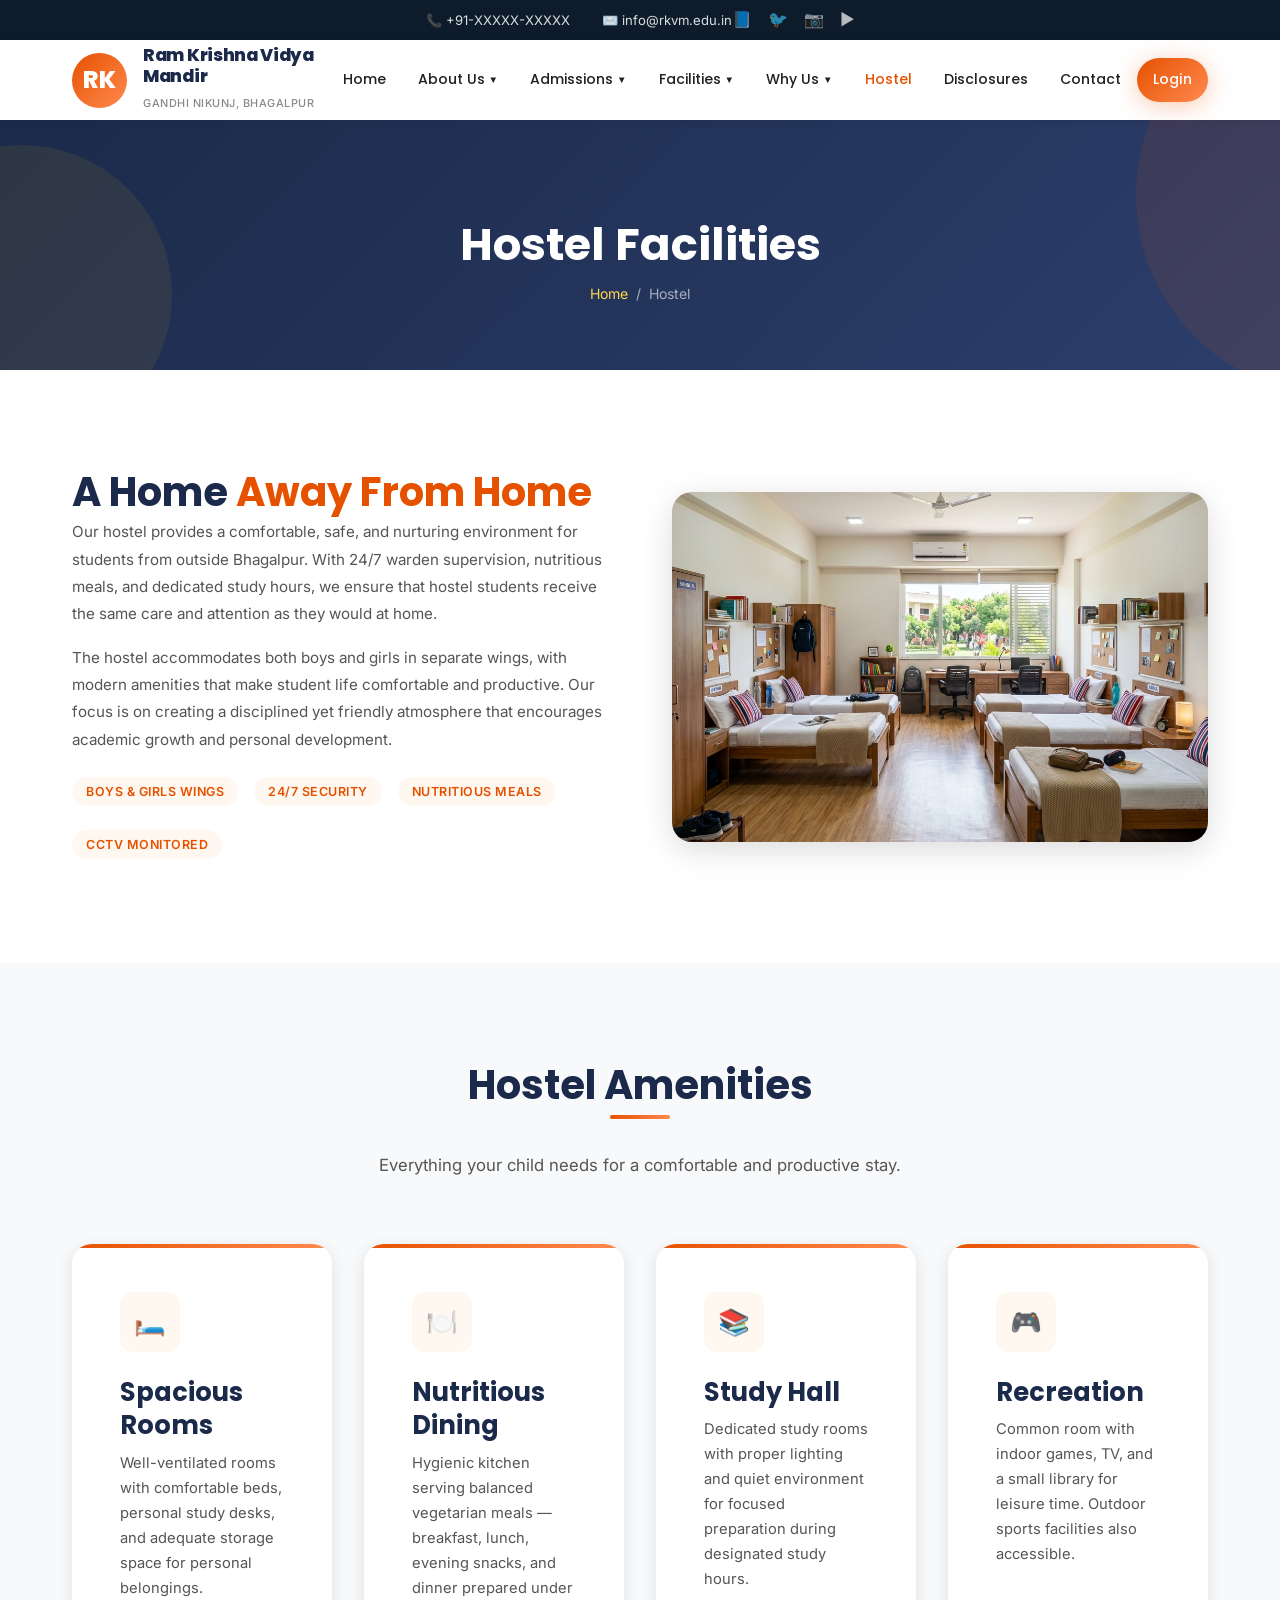
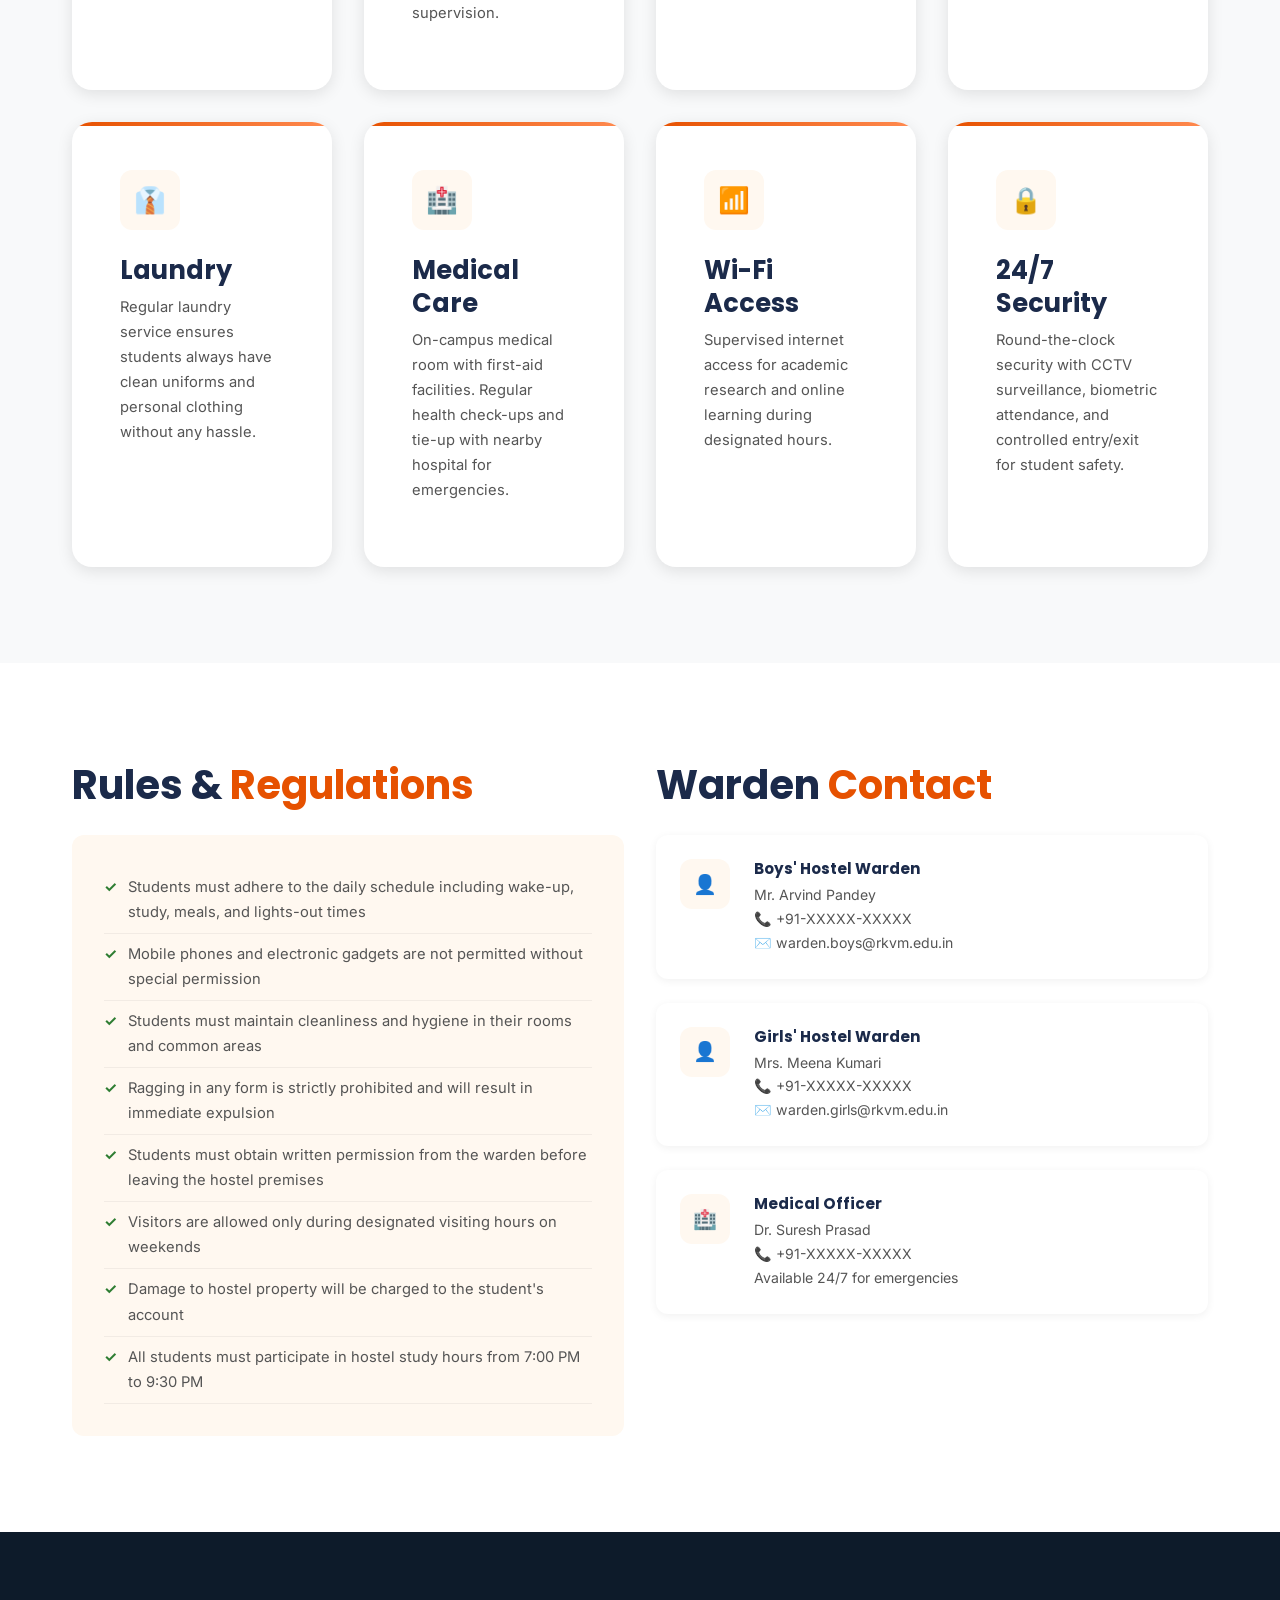
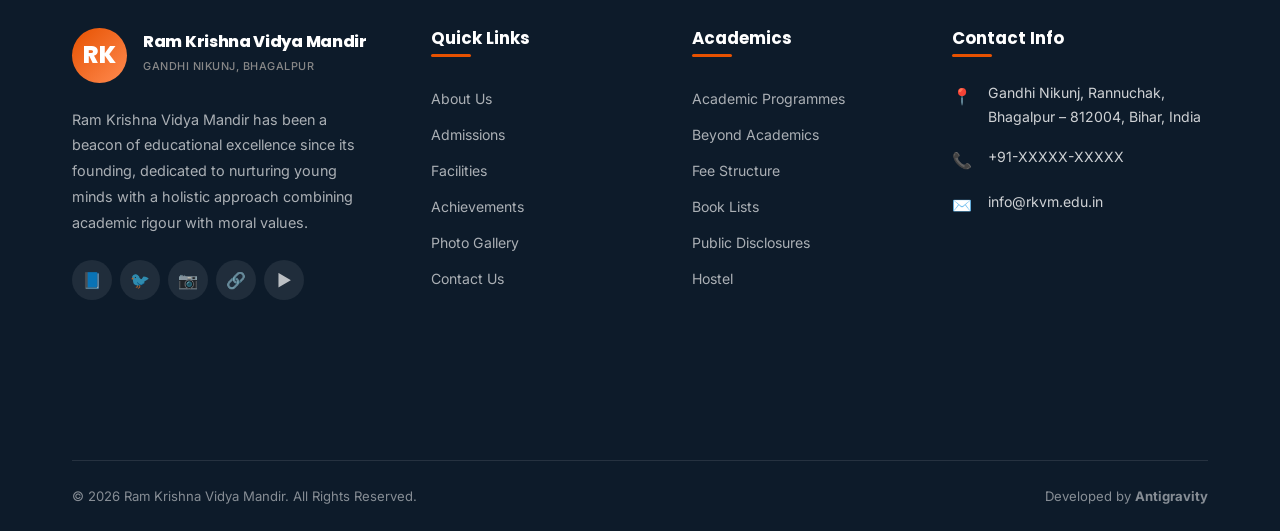
<file: hostel.html>
<!DOCTYPE html>
<html lang="en">
<head>
  <meta charset="UTF-8">
  <meta name="viewport" content="width=device-width, initial-scale=1.0">
  <meta name="description" content="Hostel facilities at Ram Krishna Vidya Mandir, Bhagalpur. Safe, comfortable, and homely environment for students.">
  <title>Hostel — Ram Krishna Vidya Mandir</title>
  <link rel="stylesheet" href="css/style.css">
</head>
<body>

<!-- Top Bar -->
<div class="topbar"><div class="container"><div class="topbar-left"><span>📞 +91-XXXXX-XXXXX</span><span>✉️ info@rkvm.edu.in</span></div><div class="topbar-right"><a href="#">📘</a><a href="#">🐦</a><a href="#">📷</a><a href="#">▶️</a></div></div></div>

<!-- Header -->
<header class="header"><div class="container"><a href="index.html" class="logo"><div class="logo-icon">RK</div><div class="logo-text"><h1>Ram Krishna Vidya Mandir</h1><span class="logo-sub">Gandhi Nikunj, Bhagalpur</span></div></a><button class="menu-toggle" aria-label="Toggle menu"><span></span><span></span><span></span></button><nav class="nav"><ul class="nav-list"><li class="nav-item"><a href="index.html" class="nav-link">Home</a></li><li class="nav-item"><a href="about.html" class="nav-link">About Us <span class="arrow">▼</span></a><div class="dropdown"><a href="about.html#mission">Mission &amp; Vision</a><a href="about.html#founders">The Founders</a><a href="about.html#principal">The Principal</a><a href="about.html#board">Advisory Board</a></div></li><li class="nav-item"><a href="admissions.html" class="nav-link">Admissions <span class="arrow">▼</span></a><div class="dropdown"><a href="admissions.html#booklist">Book List</a><a href="admissions.html#query">Admission Query</a><a href="admissions.html#procedure">Admission Procedure</a><a href="admissions.html#form">Online Admission</a><a href="admissions.html#fees">Fee Structure</a></div></li><li class="nav-item"><a href="facilities.html" class="nav-link">Facilities <span class="arrow">▼</span></a><div class="dropdown"><a href="facilities.html#it">IT Education</a><a href="facilities.html#atl">Atal Tinkering Lab</a><a href="facilities.html#headstart">International Headstart</a><a href="facilities.html#counselling">Counselling Cell</a><a href="facilities.html#workshops">Workshops &amp; Seminars</a><a href="facilities.html#language">Language Lab</a><a href="facilities.html#library">Library</a></div></li><li class="nav-item"><a href="why-us.html" class="nav-link">Why Us <span class="arrow">▼</span></a><div class="dropdown"><a href="why-us.html#academics">Academic Programmes</a><a href="why-us.html#beyond">Beyond Academics</a><a href="why-us.html#excellence">Centre of Excellence</a></div></li><li class="nav-item"><a href="hostel.html" class="nav-link active">Hostel</a></li><li class="nav-item"><a href="disclosures.html" class="nav-link">Disclosures</a></li><li class="nav-item"><a href="contact.html" class="nav-link">Contact</a></li><li class="nav-item"><a href="login.html" class="nav-link btn btn-primary btn-sm" style="color:white;">Login</a></li></ul></nav></div></header>
<div class="mobile-overlay"></div>

<section class="page-banner"><h1>Hostel Facilities</h1><div class="breadcrumb"><a href="index.html">Home</a><span>/</span><span>Hostel</span></div></section>

<!-- Overview -->
<section class="section">
  <div class="container">
    <div class="info-block animate-on-scroll">
      <div class="info-content">
        <h2>A Home <span class="text-primary-color">Away From Home</span></h2>
        <p>Our hostel provides a comfortable, safe, and nurturing environment for students from outside Bhagalpur. With 24/7 warden supervision, nutritious meals, and dedicated study hours, we ensure that hostel students receive the same care and attention as they would at home.</p>
        <p>The hostel accommodates both boys and girls in separate wings, with modern amenities that make student life comfortable and productive. Our focus is on creating a disciplined yet friendly atmosphere that encourages academic growth and personal development.</p>
        <div style="display:flex;gap:var(--space-md);flex-wrap:wrap;margin-top:var(--space-lg);">
          <span class="card-tag">Boys & Girls Wings</span>
          <span class="card-tag">24/7 Security</span>
          <span class="card-tag">Nutritious Meals</span>
          <span class="card-tag">CCTV Monitored</span>
        </div>
      </div>
      <div class="info-img"><img src="images/hostel.png" alt="Hostel Facilities"></div>
    </div>
  </div>
</section>

<!-- Amenities -->
<section class="section section-alt">
  <div class="container">
    <div class="section-header animate-on-scroll">
      <h2>Hostel Amenities</h2>
      <p>Everything your child needs for a comfortable and productive stay.</p>
    </div>
    <div class="grid-4">
      <div class="feature-card animate-on-scroll"><div class="feature-icon">🛏️</div><h3>Spacious Rooms</h3><p>Well-ventilated rooms with comfortable beds, personal study desks, and adequate storage space for personal belongings.</p></div>
      <div class="feature-card animate-on-scroll delay-1"><div class="feature-icon">🍽️</div><h3>Nutritious Dining</h3><p>Hygienic kitchen serving balanced vegetarian meals — breakfast, lunch, evening snacks, and dinner prepared under supervision.</p></div>
      <div class="feature-card animate-on-scroll delay-2"><div class="feature-icon">📚</div><h3>Study Hall</h3><p>Dedicated study rooms with proper lighting and quiet environment for focused preparation during designated study hours.</p></div>
      <div class="feature-card animate-on-scroll delay-3"><div class="feature-icon">🎮</div><h3>Recreation</h3><p>Common room with indoor games, TV, and a small library for leisure time. Outdoor sports facilities also accessible.</p></div>
      <div class="feature-card animate-on-scroll"><div class="feature-icon">👔</div><h3>Laundry</h3><p>Regular laundry service ensures students always have clean uniforms and personal clothing without any hassle.</p></div>
      <div class="feature-card animate-on-scroll delay-1"><div class="feature-icon">🏥</div><h3>Medical Care</h3><p>On-campus medical room with first-aid facilities. Regular health check-ups and tie-up with nearby hospital for emergencies.</p></div>
      <div class="feature-card animate-on-scroll delay-2"><div class="feature-icon">📶</div><h3>Wi-Fi Access</h3><p>Supervised internet access for academic research and online learning during designated hours.</p></div>
      <div class="feature-card animate-on-scroll delay-3"><div class="feature-icon">🔒</div><h3>24/7 Security</h3><p>Round-the-clock security with CCTV surveillance, biometric attendance, and controlled entry/exit for student safety.</p></div>
    </div>
  </div>
</section>

<!-- Rules & Regulations -->
<section class="section">
  <div class="container">
    <div class="grid-2" style="align-items: start;">
      <div class="animate-on-scroll">
        <h2 style="margin-bottom: var(--space-lg);">Rules & <span class="text-primary-color">Regulations</span></h2>
        <div class="hostel-rules">
          <ul>
            <li>Students must adhere to the daily schedule including wake-up, study, meals, and lights-out times</li>
            <li>Mobile phones and electronic gadgets are not permitted without special permission</li>
            <li>Students must maintain cleanliness and hygiene in their rooms and common areas</li>
            <li>Ragging in any form is strictly prohibited and will result in immediate expulsion</li>
            <li>Students must obtain written permission from the warden before leaving the hostel premises</li>
            <li>Visitors are allowed only during designated visiting hours on weekends</li>
            <li>Damage to hostel property will be charged to the student's account</li>
            <li>All students must participate in hostel study hours from 7:00 PM to 9:30 PM</li>
          </ul>
        </div>
      </div>
      <div class="animate-on-scroll delay-2">
        <h2 style="margin-bottom: var(--space-lg);">Warden <span class="text-primary-color">Contact</span></h2>
        <div class="contact-info-cards">
          <div class="contact-info-card">
            <div class="icon">👤</div>
            <div>
              <h4>Boys' Hostel Warden</h4>
              <p>Mr. Arvind Pandey<br>📞 +91-XXXXX-XXXXX<br>✉️ warden.boys@rkvm.edu.in</p>
            </div>
          </div>
          <div class="contact-info-card">
            <div class="icon">👤</div>
            <div>
              <h4>Girls' Hostel Warden</h4>
              <p>Mrs. Meena Kumari<br>📞 +91-XXXXX-XXXXX<br>✉️ warden.girls@rkvm.edu.in</p>
            </div>
          </div>
          <div class="contact-info-card">
            <div class="icon">🏥</div>
            <div>
              <h4>Medical Officer</h4>
              <p>Dr. Suresh Prasad<br>📞 +91-XXXXX-XXXXX<br>Available 24/7 for emergencies</p>
            </div>
          </div>
        </div>
      </div>
    </div>
  </div>
</section>

<!-- Footer -->
<footer class="footer"><div class="container"><div class="footer-grid"><div class="footer-about"><div class="logo" style="margin-bottom:var(--space-lg);"><div class="logo-icon">RK</div><div class="logo-text"><h1 style="color:white;font-size:1rem;">Ram Krishna Vidya Mandir</h1><span class="logo-sub">Gandhi Nikunj, Bhagalpur</span></div></div><p>Ram Krishna Vidya Mandir has been a beacon of educational excellence since its founding, dedicated to nurturing young minds with a holistic approach combining academic rigour with moral values.</p><div class="footer-social"><a href="#">📘</a><a href="#">🐦</a><a href="#">📷</a><a href="#">🔗</a><a href="#">▶️</a></div></div><div class="footer-links"><h4>Quick Links</h4><a href="about.html">About Us</a><a href="admissions.html">Admissions</a><a href="facilities.html">Facilities</a><a href="achievements.html">Achievements</a><a href="gallery.html">Photo Gallery</a><a href="contact.html">Contact Us</a></div><div class="footer-links"><h4>Academics</h4><a href="why-us.html#academics">Academic Programmes</a><a href="why-us.html#beyond">Beyond Academics</a><a href="admissions.html#fees">Fee Structure</a><a href="admissions.html#booklist">Book Lists</a><a href="disclosures.html">Public Disclosures</a><a href="hostel.html">Hostel</a></div><div><h4>Contact Info</h4><div class="footer-contact-item"><span class="icon">📍</span><span>Gandhi Nikunj, Rannuchak, Bhagalpur – 812004, Bihar, India</span></div><div class="footer-contact-item"><span class="icon">📞</span><span>+91-XXXXX-XXXXX</span></div><div class="footer-contact-item"><span class="icon">✉️</span><span>info@rkvm.edu.in</span></div><div class="footer-map"><iframe src="https://www.google.com/maps/embed?pb=!1m18!1m12!1m3!1d3609.123!2d86.98!3d25.24!2m3!1f0!2f0!3f0!3m2!1i1024!2i768!4f13.1!3m3!1m2!1s0x0%3A0x0!2zMjXCsDE0JzI0LjAiTiA4NsKwNTgnNDguMCJF!5e0!3m2!1sen!2sin!4v1" allowfullscreen="" loading="lazy"></iframe></div></div></div><div class="footer-bottom"><span>&copy; 2026 Ram Krishna Vidya Mandir. All Rights Reserved.</span><span>Developed by <strong>Antigravity</strong></span></div></div></footer>

<script src="js/main.js"></script>
</body>
</html>
</file>
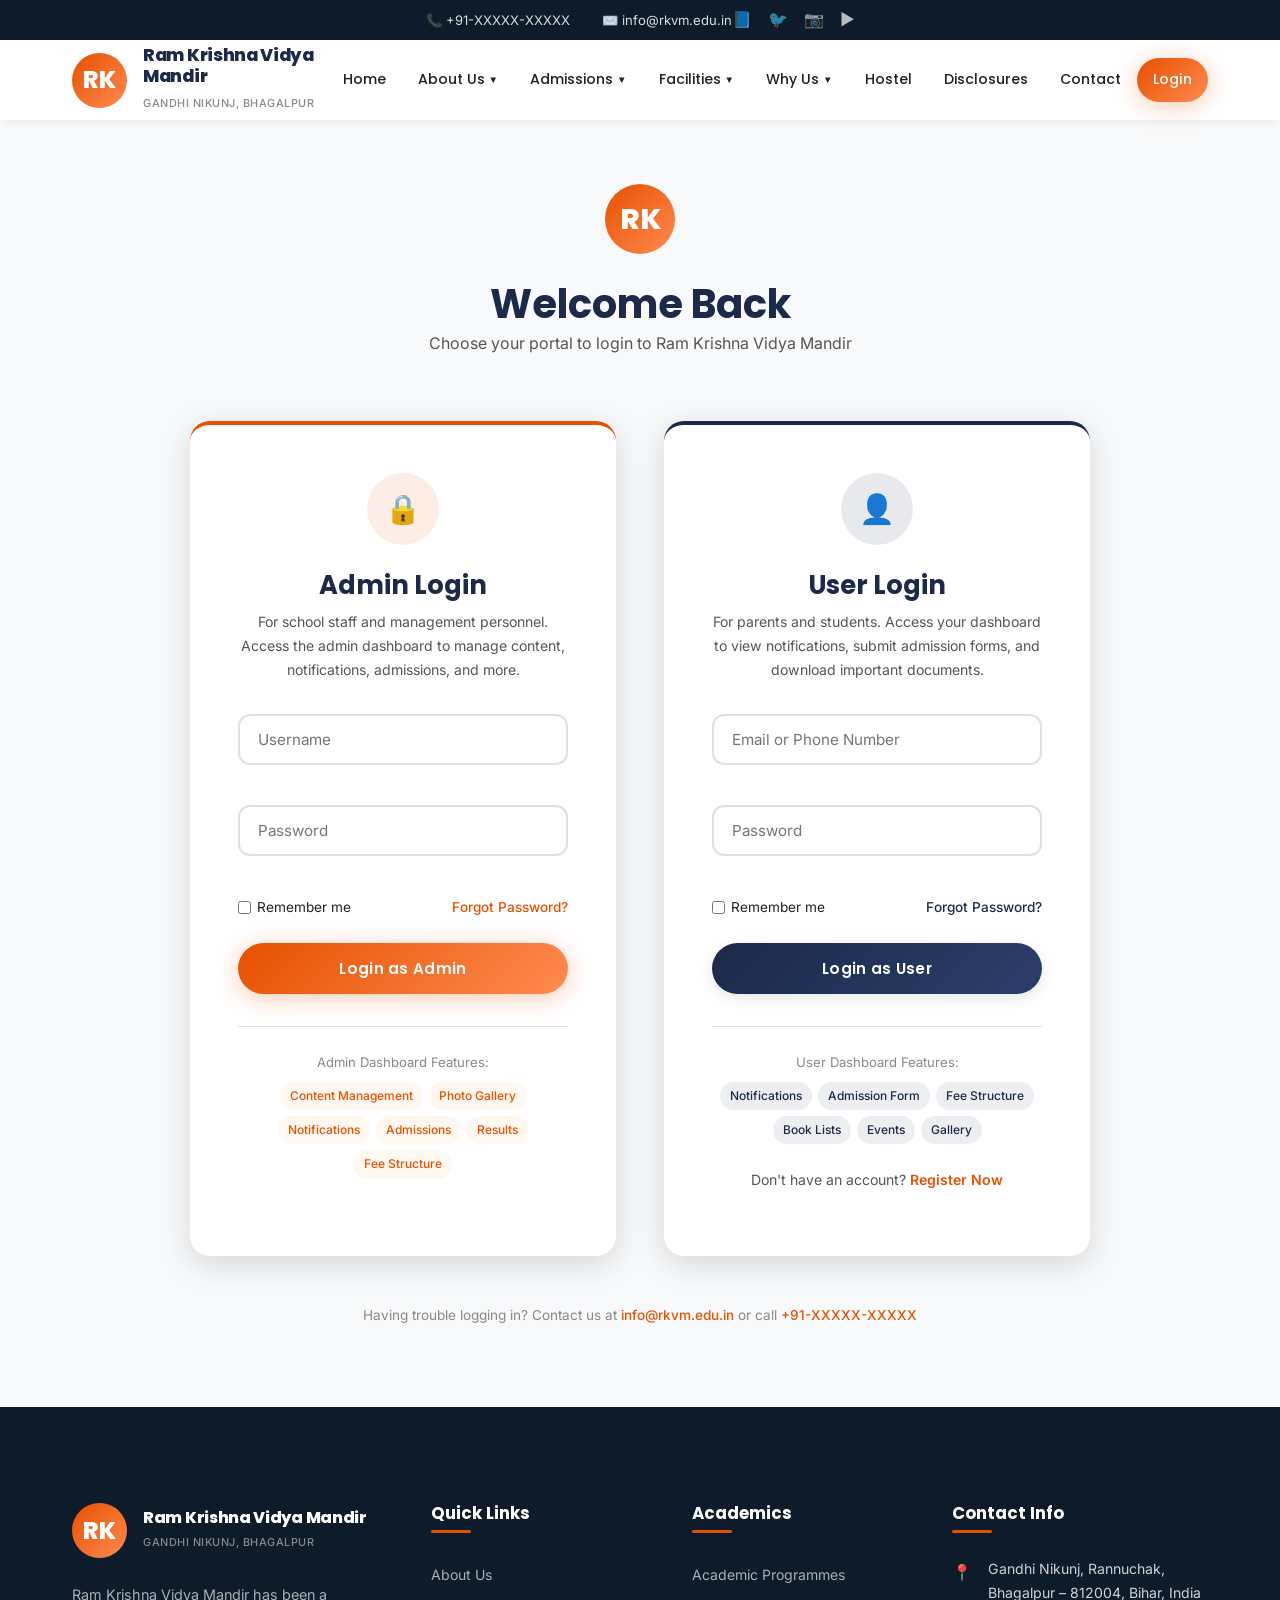
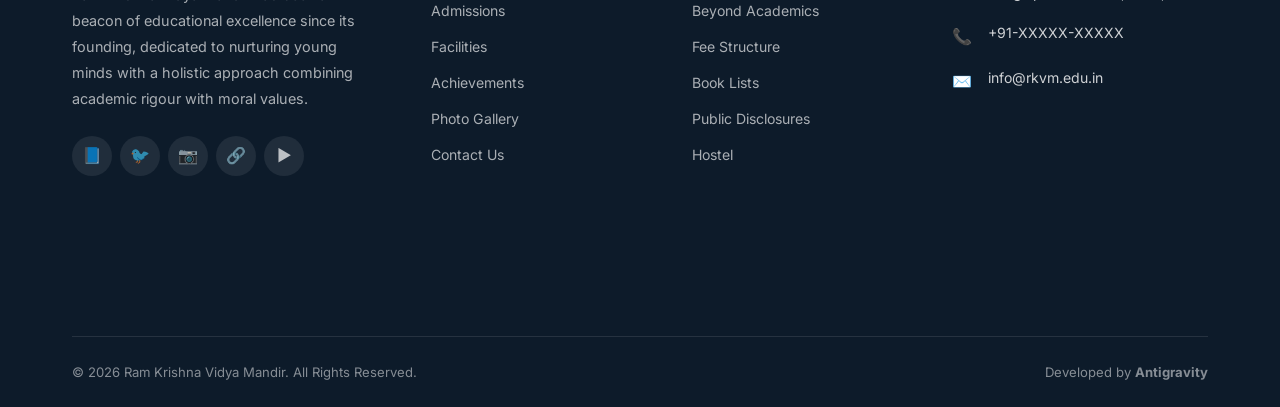
<file: login.html>
<!DOCTYPE html>
<html lang="en">
<head>
  <meta charset="UTF-8">
  <meta name="viewport" content="width=device-width, initial-scale=1.0">
  <meta name="description" content="Login to Ram Krishna Vidya Mandir portal. Admin and user access for school management, notifications, and admission forms.">
  <title>Login — Ram Krishna Vidya Mandir</title>
  <link rel="stylesheet" href="css/style.css">
  <link href="https://fonts.googleapis.com/icon?family=Material+Icons" rel="stylesheet">
</head>
<body>

<!-- Top Bar -->
<div class="topbar">
  <div class="container">
    <div class="topbar-left">
      <span>📞 +91-XXXXX-XXXXX</span>
      <span>✉️ info@rkvm.edu.in</span>
    </div>
    <div class="topbar-right">
      <a href="#" title="Facebook">📘</a>
      <a href="#" title="Twitter">🐦</a>
      <a href="#" title="Instagram">📷</a>
      <a href="#" title="YouTube">▶️</a>
    </div>
  </div>
</div>

<!-- Header -->
<header class="header">
  <div class="container">
    <a href="index.html" class="logo">
      <div class="logo-icon">RK</div>
      <div class="logo-text">
        <h1>Ram Krishna Vidya Mandir</h1>
        <span class="logo-sub">Gandhi Nikunj, Bhagalpur</span>
      </div>
    </a>

    <button class="menu-toggle" aria-label="Toggle menu">
      <span></span><span></span><span></span>
    </button>

    <nav class="nav">
      <ul class="nav-list">
        <li class="nav-item"><a href="index.html" class="nav-link">Home</a></li>
        <li class="nav-item">
          <a href="about.html" class="nav-link">About Us <span class="arrow">▼</span></a>
          <div class="dropdown">
            <a href="about.html#mission">Mission &amp; Vision</a>
            <a href="about.html#founders">The Founders</a>
            <a href="about.html#principal">The Principal</a>
            <a href="about.html#board">Advisory Board</a>
          </div>
        </li>
        <li class="nav-item">
          <a href="admissions.html" class="nav-link">Admissions <span class="arrow">▼</span></a>
          <div class="dropdown">
            <a href="admissions.html#booklist">Book List</a>
            <a href="admissions.html#query">Admission Query</a>
            <a href="admissions.html#procedure">Admission Procedure</a>
            <a href="admissions.html#form">Online Admission</a>
            <a href="admissions.html#fees">Fee Structure</a>
          </div>
        </li>
        <li class="nav-item">
          <a href="facilities.html" class="nav-link">Facilities <span class="arrow">▼</span></a>
          <div class="dropdown">
            <a href="facilities.html#it">IT Education</a>
            <a href="facilities.html#atl">Atal Tinkering Lab</a>
            <a href="facilities.html#headstart">International Headstart</a>
            <a href="facilities.html#counselling">Counselling Cell</a>
            <a href="facilities.html#workshops">Workshops &amp; Seminars</a>
            <a href="facilities.html#language">Language Lab</a>
            <a href="facilities.html#library">Library</a>
          </div>
        </li>
        <li class="nav-item">
          <a href="why-us.html" class="nav-link">Why Us <span class="arrow">▼</span></a>
          <div class="dropdown">
            <a href="why-us.html#academics">Academic Programmes</a>
            <a href="why-us.html#beyond">Beyond Academics</a>
            <a href="why-us.html#excellence">Centre of Excellence</a>
          </div>
        </li>
        <li class="nav-item"><a href="hostel.html" class="nav-link">Hostel</a></li>
        <li class="nav-item"><a href="disclosures.html" class="nav-link">Disclosures</a></li>
        <li class="nav-item"><a href="contact.html" class="nav-link">Contact</a></li>
        <li class="nav-item">
          <a href="login.html" class="nav-link btn btn-primary btn-sm active" style="color:white;">Login</a>
        </li>
      </ul>
    </nav>
  </div>
</header>
<div class="mobile-overlay"></div>

<!-- Login Section -->
<div class="login-container">
  <div>
    <div class="text-center" style="margin-bottom: var(--space-3xl);">
      <div class="logo" style="justify-content: center; margin-bottom: var(--space-lg);">
        <div class="logo-icon" style="width:70px; height:70px; font-size:1.8rem;">RK</div>
      </div>
      <h2>Welcome Back</h2>
      <p style="color: var(--text-secondary); font-size: 1rem;">Choose your portal to login to Ram Krishna Vidya Mandir</p>
    </div>

    <div class="login-grid">
      <!-- Admin Login -->
      <div class="login-card admin animate-on-scroll">
        <div class="icon-circle">🔒</div>
        <h3>Admin Login</h3>
        <p class="login-desc">For school staff and management personnel. Access the admin dashboard to manage content, notifications, admissions, and more.</p>

        <form data-validate>
          <div class="form-group">
            <input type="text" class="form-input" placeholder="Username" required>
            <span class="form-error"></span>
          </div>
          <div class="form-group">
            <input type="password" class="form-input" placeholder="Password" required>
            <span class="form-error"></span>
          </div>
          <div style="display: flex; justify-content: space-between; align-items: center; margin-bottom: var(--space-md); font-size: 0.85rem;">
            <label style="display: flex; align-items: center; gap: 6px; cursor: pointer;">
              <input type="checkbox" style="accent-color: var(--primary);">
              Remember me
            </label>
            <a href="#" style="color: var(--primary); font-weight: 500;">Forgot Password?</a>
          </div>
          <button type="submit" class="btn btn-primary">Login as Admin</button>
        </form>

        <div style="margin-top: var(--space-xl); padding-top: var(--space-lg); border-top: 1px solid var(--border-light);">
          <p style="font-size: 0.82rem; color: var(--text-light); margin-bottom: var(--space-sm);">Admin Dashboard Features:</p>
          <div style="display: flex; flex-wrap: wrap; gap: 6px; justify-content: center;">
            <span style="background: var(--bg-cream); color: var(--primary); padding: 4px 10px; border-radius: 20px; font-size: 0.75rem; font-weight: 500;">Content Management</span>
            <span style="background: var(--bg-cream); color: var(--primary); padding: 4px 10px; border-radius: 20px; font-size: 0.75rem; font-weight: 500;">Photo Gallery</span>
            <span style="background: var(--bg-cream); color: var(--primary); padding: 4px 10px; border-radius: 20px; font-size: 0.75rem; font-weight: 500;">Notifications</span>
            <span style="background: var(--bg-cream); color: var(--primary); padding: 4px 10px; border-radius: 20px; font-size: 0.75rem; font-weight: 500;">Admissions</span>
            <span style="background: var(--bg-cream); color: var(--primary); padding: 4px 10px; border-radius: 20px; font-size: 0.75rem; font-weight: 500;">Results</span>
            <span style="background: var(--bg-cream); color: var(--primary); padding: 4px 10px; border-radius: 20px; font-size: 0.75rem; font-weight: 500;">Fee Structure</span>
          </div>
        </div>
      </div>

      <!-- User Login -->
      <div class="login-card user animate-on-scroll delay-2">
        <div class="icon-circle">👤</div>
        <h3>User Login</h3>
        <p class="login-desc">For parents and students. Access your dashboard to view notifications, submit admission forms, and download important documents.</p>

        <form data-validate>
          <div class="form-group">
            <input type="email" class="form-input" placeholder="Email or Phone Number" required>
            <span class="form-error"></span>
          </div>
          <div class="form-group">
            <input type="password" class="form-input" placeholder="Password" required>
            <span class="form-error"></span>
          </div>
          <div style="display: flex; justify-content: space-between; align-items: center; margin-bottom: var(--space-md); font-size: 0.85rem;">
            <label style="display: flex; align-items: center; gap: 6px; cursor: pointer;">
              <input type="checkbox" style="accent-color: var(--secondary);">
              Remember me
            </label>
            <a href="#" style="color: var(--secondary); font-weight: 500;">Forgot Password?</a>
          </div>
          <button type="submit" class="btn btn-secondary">Login as User</button>
        </form>

        <div style="margin-top: var(--space-xl); padding-top: var(--space-lg); border-top: 1px solid var(--border-light);">
          <p style="font-size: 0.82rem; color: var(--text-light); margin-bottom: var(--space-sm);">User Dashboard Features:</p>
          <div style="display: flex; flex-wrap: wrap; gap: 6px; justify-content: center;">
            <span style="background: rgba(27,42,74,0.08); color: var(--secondary); padding: 4px 10px; border-radius: 20px; font-size: 0.75rem; font-weight: 500;">Notifications</span>
            <span style="background: rgba(27,42,74,0.08); color: var(--secondary); padding: 4px 10px; border-radius: 20px; font-size: 0.75rem; font-weight: 500;">Admission Form</span>
            <span style="background: rgba(27,42,74,0.08); color: var(--secondary); padding: 4px 10px; border-radius: 20px; font-size: 0.75rem; font-weight: 500;">Fee Structure</span>
            <span style="background: rgba(27,42,74,0.08); color: var(--secondary); padding: 4px 10px; border-radius: 20px; font-size: 0.75rem; font-weight: 500;">Book Lists</span>
            <span style="background: rgba(27,42,74,0.08); color: var(--secondary); padding: 4px 10px; border-radius: 20px; font-size: 0.75rem; font-weight: 500;">Events</span>
            <span style="background: rgba(27,42,74,0.08); color: var(--secondary); padding: 4px 10px; border-radius: 20px; font-size: 0.75rem; font-weight: 500;">Gallery</span>
          </div>
        </div>

        <div style="margin-top: var(--space-lg); text-align: center;">
          <p style="font-size: 0.88rem; color: var(--text-secondary);">
            Don't have an account?
            <a href="admissions.html#form" style="color: var(--primary); font-weight: 600;">Register Now</a>
          </p>
        </div>
      </div>
    </div>

    <!-- Help Text -->
    <div class="text-center" style="margin-top: var(--space-2xl);">
      <p style="color: var(--text-light); font-size: 0.85rem;">
        Having trouble logging in? Contact us at
        <a href="mailto:info@rkvm.edu.in" style="color: var(--primary); font-weight: 500;">info@rkvm.edu.in</a>
        or call
        <a href="tel:+91XXXXXXXXXX" style="color: var(--primary); font-weight: 500;">+91-XXXXX-XXXXX</a>
      </p>
    </div>
  </div>
</div>

<!-- Footer -->
<footer class="footer">
  <div class="container">
    <div class="footer-grid">
      <div class="footer-about">
        <div class="logo" style="margin-bottom:var(--space-lg);">
          <div class="logo-icon">RK</div>
          <div class="logo-text">
            <h1 style="color:white;font-size:1rem;">Ram Krishna Vidya Mandir</h1>
            <span class="logo-sub">Gandhi Nikunj, Bhagalpur</span>
          </div>
        </div>
        <p>Ram Krishna Vidya Mandir has been a beacon of educational excellence since its founding, dedicated to nurturing young minds with a holistic approach combining academic rigour with moral values.</p>
        <div class="footer-social">
          <a href="#">📘</a>
          <a href="#">🐦</a>
          <a href="#">📷</a>
          <a href="#">🔗</a>
          <a href="#">▶️</a>
        </div>
      </div>
      <div class="footer-links">
        <h4>Quick Links</h4>
        <a href="about.html">About Us</a>
        <a href="admissions.html">Admissions</a>
        <a href="facilities.html">Facilities</a>
        <a href="achievements.html">Achievements</a>
        <a href="gallery.html">Photo Gallery</a>
        <a href="contact.html">Contact Us</a>
      </div>
      <div class="footer-links">
        <h4>Academics</h4>
        <a href="why-us.html#academics">Academic Programmes</a>
        <a href="why-us.html#beyond">Beyond Academics</a>
        <a href="admissions.html#fees">Fee Structure</a>
        <a href="admissions.html#booklist">Book Lists</a>
        <a href="disclosures.html">Public Disclosures</a>
        <a href="hostel.html">Hostel</a>
      </div>
      <div>
        <h4>Contact Info</h4>
        <div class="footer-contact-item">
          <span class="icon">📍</span>
          <span>Gandhi Nikunj, Rannuchak, Bhagalpur – 812004, Bihar, India</span>
        </div>
        <div class="footer-contact-item">
          <span class="icon">📞</span>
          <span>+91-XXXXX-XXXXX</span>
        </div>
        <div class="footer-contact-item">
          <span class="icon">✉️</span>
          <span>info@rkvm.edu.in</span>
        </div>
        <div class="footer-map">
          <iframe src="https://www.google.com/maps/embed?pb=!1m18!1m12!1m3!1d3609.123!2d86.98!3d25.24!2m3!1f0!2f0!3f0!3m2!1i1024!2i768!4f13.1!3m3!1m2!1s0x0%3A0x0!2zMjXCsDE0JzI0LjAiTiA4NsKwNTgnNDguMCJF!5e0!3m2!1sen!2sin!4v1" allowfullscreen="" loading="lazy"></iframe>
        </div>
      </div>
    </div>
    <div class="footer-bottom">
      <span>&copy; 2026 Ram Krishna Vidya Mandir. All Rights Reserved.</span>
      <span>Developed by <strong>Antigravity</strong></span>
    </div>
  </div>
</footer>

<script src="js/main.js"></script>
</body>
</html>
</file>
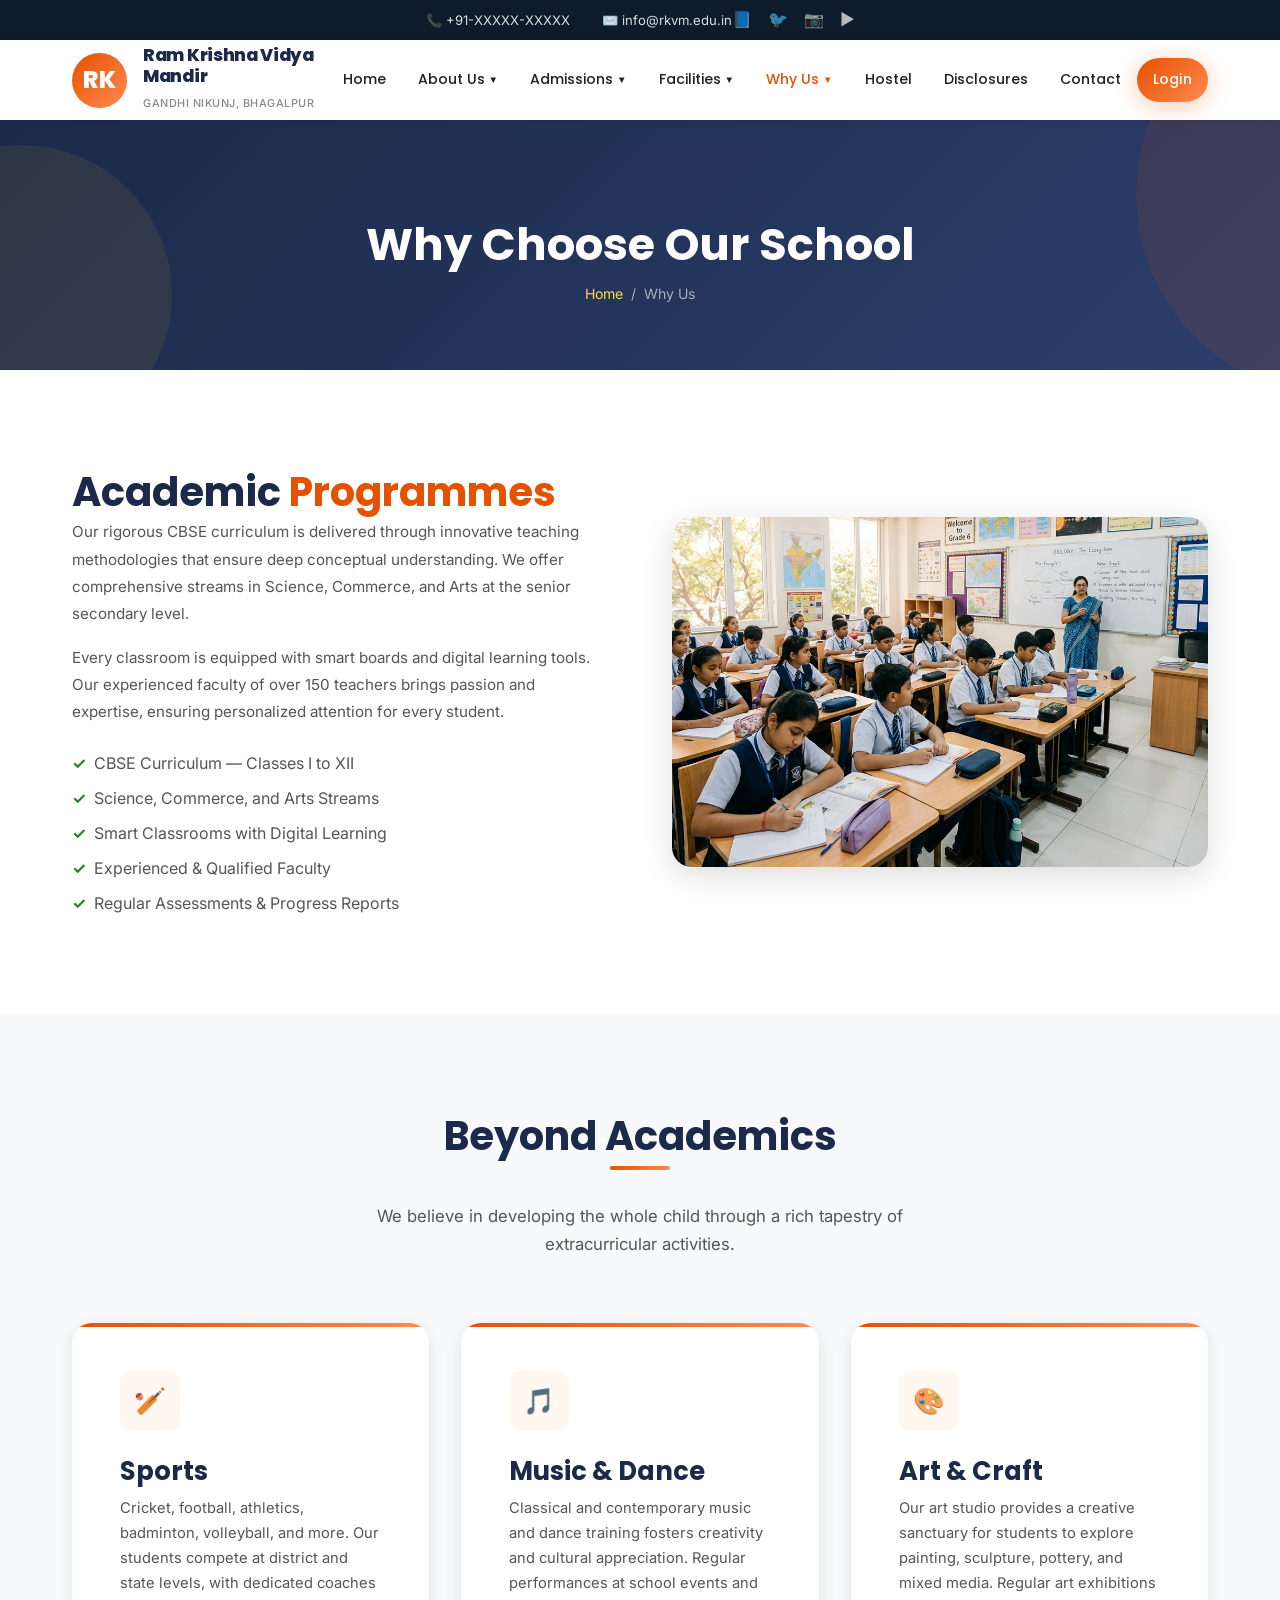
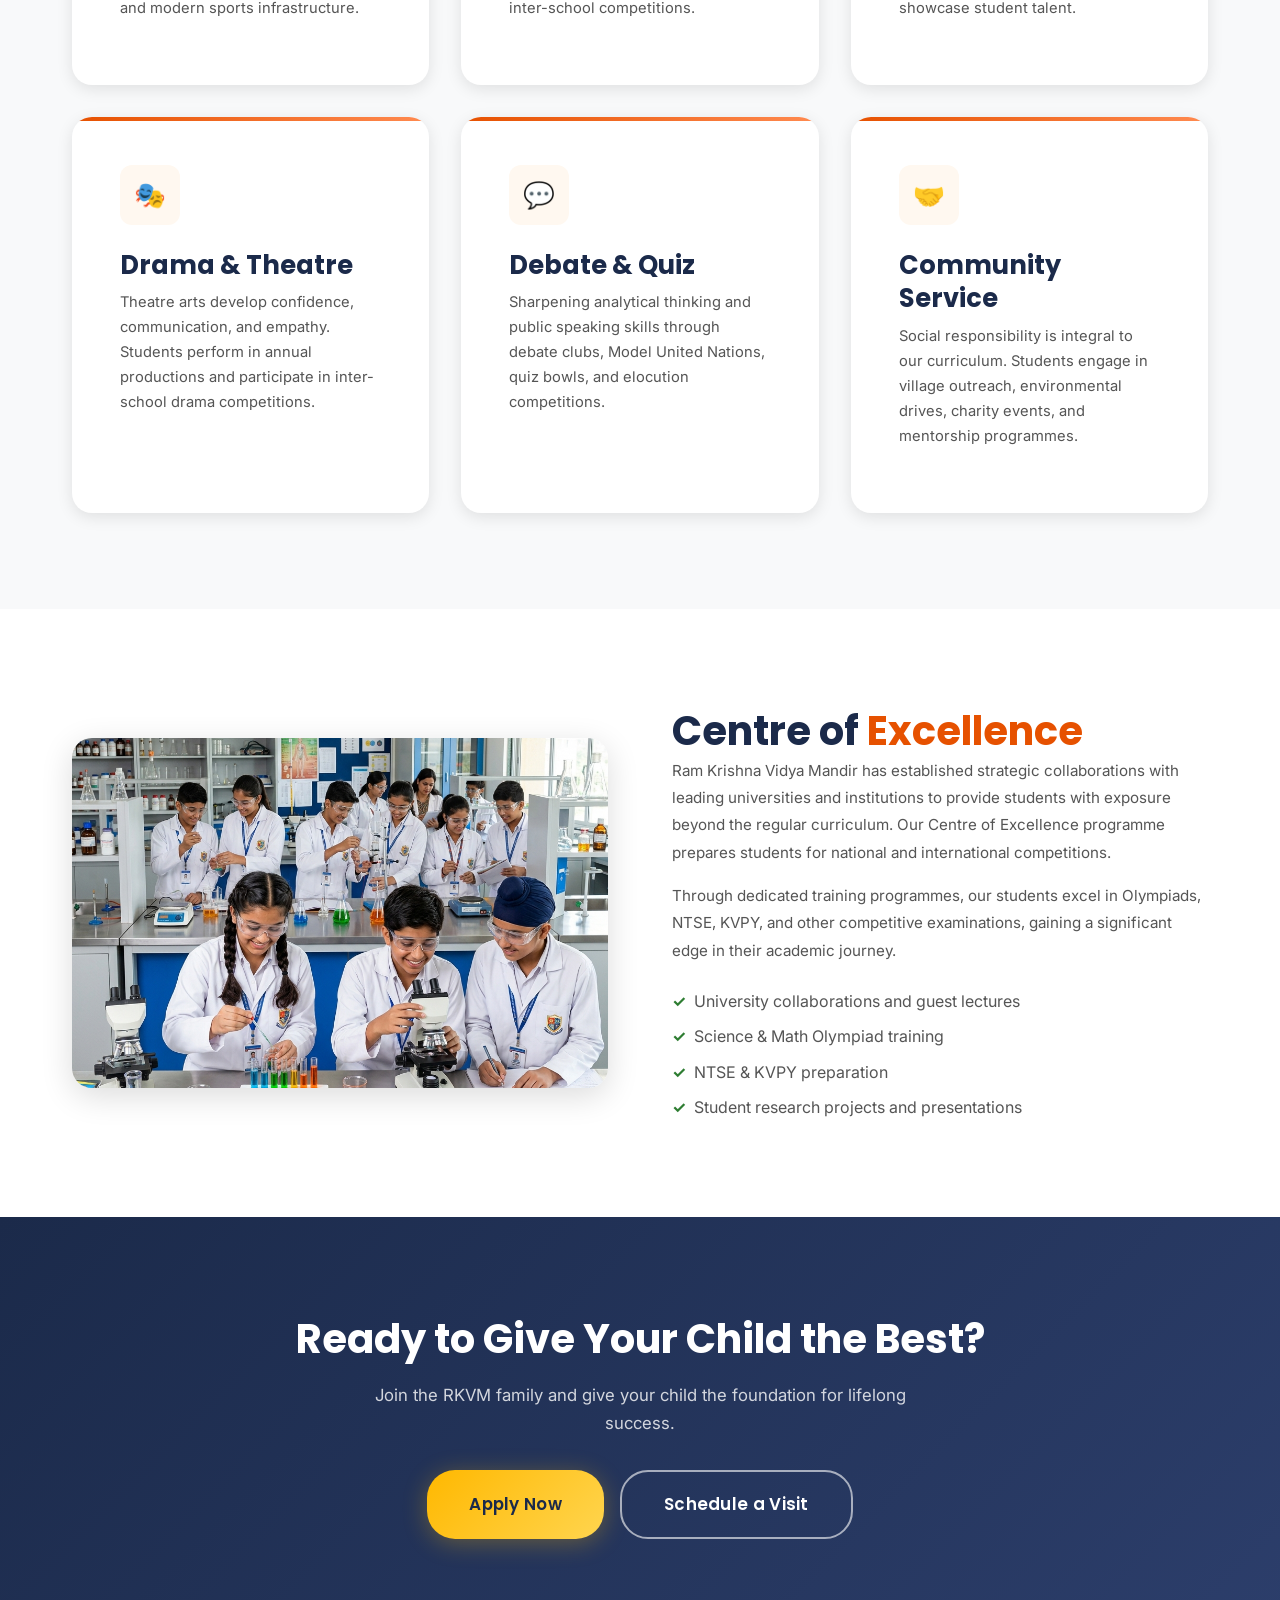
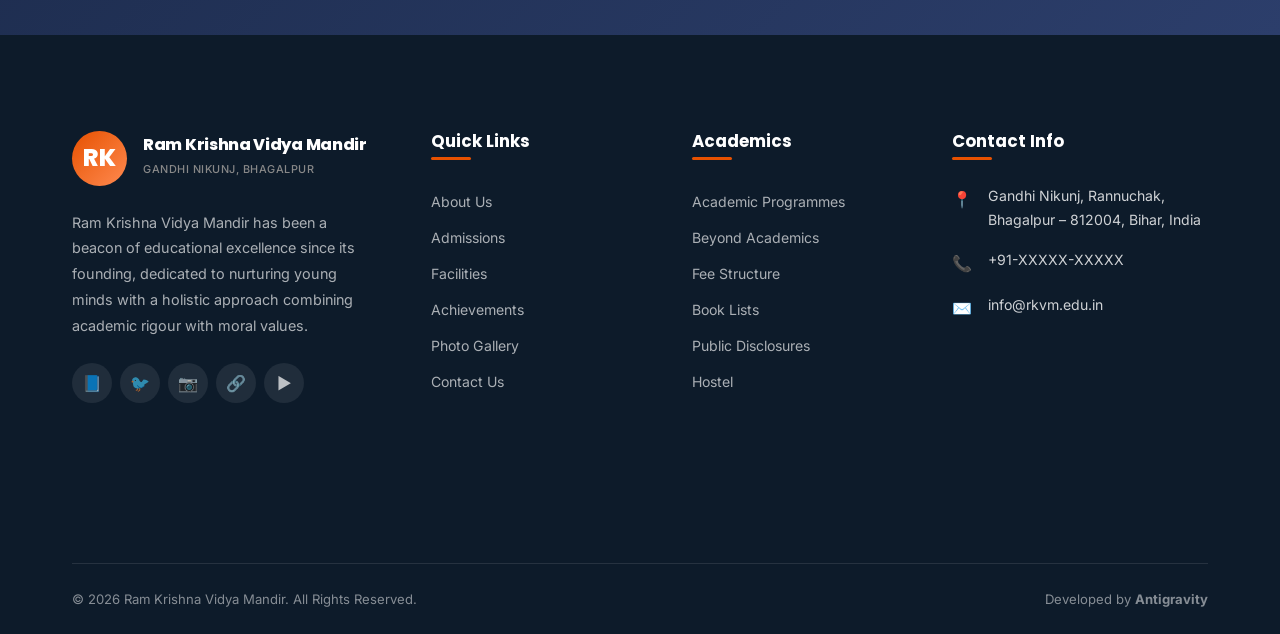
<file: why-us.html>
<!DOCTYPE html>
<html lang="en">
<head>
  <meta charset="UTF-8">
  <meta name="viewport" content="width=device-width, initial-scale=1.0">
  <meta name="description" content="Discover why Ram Krishna Vidya Mandir is the best choice for your child. Academic programmes, extracurricular activities, and centres of excellence.">
  <title>Why Choose Us — Ram Krishna Vidya Mandir</title>
  <link rel="stylesheet" href="css/style.css">
</head>
<body>

<!-- Top Bar -->
<div class="topbar"><div class="container"><div class="topbar-left"><span>📞 +91-XXXXX-XXXXX</span><span>✉️ info@rkvm.edu.in</span></div><div class="topbar-right"><a href="#">📘</a><a href="#">🐦</a><a href="#">📷</a><a href="#">▶️</a></div></div></div>

<!-- Header -->
<header class="header"><div class="container"><a href="index.html" class="logo"><div class="logo-icon">RK</div><div class="logo-text"><h1>Ram Krishna Vidya Mandir</h1><span class="logo-sub">Gandhi Nikunj, Bhagalpur</span></div></a><button class="menu-toggle" aria-label="Toggle menu"><span></span><span></span><span></span></button><nav class="nav"><ul class="nav-list"><li class="nav-item"><a href="index.html" class="nav-link">Home</a></li><li class="nav-item"><a href="about.html" class="nav-link">About Us <span class="arrow">▼</span></a><div class="dropdown"><a href="about.html#mission">Mission &amp; Vision</a><a href="about.html#founders">The Founders</a><a href="about.html#principal">The Principal</a><a href="about.html#board">Advisory Board</a></div></li><li class="nav-item"><a href="admissions.html" class="nav-link">Admissions <span class="arrow">▼</span></a><div class="dropdown"><a href="admissions.html#booklist">Book List</a><a href="admissions.html#query">Admission Query</a><a href="admissions.html#procedure">Admission Procedure</a><a href="admissions.html#form">Online Admission</a><a href="admissions.html#fees">Fee Structure</a></div></li><li class="nav-item"><a href="facilities.html" class="nav-link">Facilities <span class="arrow">▼</span></a><div class="dropdown"><a href="facilities.html#it">IT Education</a><a href="facilities.html#atl">Atal Tinkering Lab</a><a href="facilities.html#headstart">International Headstart</a><a href="facilities.html#counselling">Counselling Cell</a><a href="facilities.html#workshops">Workshops &amp; Seminars</a><a href="facilities.html#language">Language Lab</a><a href="facilities.html#library">Library</a></div></li><li class="nav-item"><a href="why-us.html" class="nav-link active">Why Us <span class="arrow">▼</span></a><div class="dropdown"><a href="why-us.html#academics">Academic Programmes</a><a href="why-us.html#beyond">Beyond Academics</a><a href="why-us.html#excellence">Centre of Excellence</a></div></li><li class="nav-item"><a href="hostel.html" class="nav-link">Hostel</a></li><li class="nav-item"><a href="disclosures.html" class="nav-link">Disclosures</a></li><li class="nav-item"><a href="contact.html" class="nav-link">Contact</a></li><li class="nav-item"><a href="login.html" class="nav-link btn btn-primary btn-sm" style="color:white;">Login</a></li></ul></nav></div></header>
<div class="mobile-overlay"></div>

<section class="page-banner"><h1>Why Choose Our School</h1><div class="breadcrumb"><a href="index.html">Home</a><span>/</span><span>Why Us</span></div></section>

<!-- Academic Programmes -->
<section class="section" id="academics">
  <div class="container">
    <div class="info-block animate-on-scroll">
      <div class="info-content">
        <h2>Academic <span class="text-primary-color">Programmes</span></h2>
        <p>Our rigorous CBSE curriculum is delivered through innovative teaching methodologies that ensure deep conceptual understanding. We offer comprehensive streams in Science, Commerce, and Arts at the senior secondary level.</p>
        <p>Every classroom is equipped with smart boards and digital learning tools. Our experienced faculty of over 150 teachers brings passion and expertise, ensuring personalized attention for every student.</p>
        <div style="margin-top: var(--space-lg);">
          <div style="display:flex;align-items:center;gap:var(--space-sm);margin-bottom:var(--space-sm);color:var(--text-secondary);"><span style="color:var(--success);font-weight:700;">✓</span> CBSE Curriculum — Classes I to XII</div>
          <div style="display:flex;align-items:center;gap:var(--space-sm);margin-bottom:var(--space-sm);color:var(--text-secondary);"><span style="color:var(--success);font-weight:700;">✓</span> Science, Commerce, and Arts Streams</div>
          <div style="display:flex;align-items:center;gap:var(--space-sm);margin-bottom:var(--space-sm);color:var(--text-secondary);"><span style="color:var(--success);font-weight:700;">✓</span> Smart Classrooms with Digital Learning</div>
          <div style="display:flex;align-items:center;gap:var(--space-sm);margin-bottom:var(--space-sm);color:var(--text-secondary);"><span style="color:var(--success);font-weight:700;">✓</span> Experienced & Qualified Faculty</div>
          <div style="display:flex;align-items:center;gap:var(--space-sm);color:var(--text-secondary);"><span style="color:var(--success);font-weight:700;">✓</span> Regular Assessments & Progress Reports</div>
        </div>
      </div>
      <div class="info-img"><img src="images/hero-2.png" alt="Classroom Learning"></div>
    </div>
  </div>
</section>

<!-- Beyond Academics -->
<section class="section section-alt" id="beyond">
  <div class="container">
    <div class="section-header animate-on-scroll">
      <h2>Beyond Academics</h2>
      <p>We believe in developing the whole child through a rich tapestry of extracurricular activities.</p>
    </div>
    <div class="grid-3">
      <div class="feature-card animate-on-scroll"><div class="feature-icon">🏏</div><h3>Sports</h3><p>Cricket, football, athletics, badminton, volleyball, and more. Our students compete at district and state levels, with dedicated coaches and modern sports infrastructure.</p></div>
      <div class="feature-card animate-on-scroll delay-1"><div class="feature-icon">🎵</div><h3>Music & Dance</h3><p>Classical and contemporary music and dance training fosters creativity and cultural appreciation. Regular performances at school events and inter-school competitions.</p></div>
      <div class="feature-card animate-on-scroll delay-2"><div class="feature-icon">🎨</div><h3>Art & Craft</h3><p>Our art studio provides a creative sanctuary for students to explore painting, sculpture, pottery, and mixed media. Regular art exhibitions showcase student talent.</p></div>
      <div class="feature-card animate-on-scroll delay-3"><div class="feature-icon">🎭</div><h3>Drama & Theatre</h3><p>Theatre arts develop confidence, communication, and empathy. Students perform in annual productions and participate in inter-school drama competitions.</p></div>
      <div class="feature-card animate-on-scroll delay-1"><div class="feature-icon">💬</div><h3>Debate & Quiz</h3><p>Sharpening analytical thinking and public speaking skills through debate clubs, Model United Nations, quiz bowls, and elocution competitions.</p></div>
      <div class="feature-card animate-on-scroll delay-2"><div class="feature-icon">🤝</div><h3>Community Service</h3><p>Social responsibility is integral to our curriculum. Students engage in village outreach, environmental drives, charity events, and mentorship programmes.</p></div>
    </div>
  </div>
</section>

<!-- Centre of Excellence -->
<section class="section" id="excellence">
  <div class="container">
    <div class="info-block reverse animate-on-scroll">
      <div class="info-content">
        <h2>Centre of <span class="text-primary-color">Excellence</span></h2>
        <p>Ram Krishna Vidya Mandir has established strategic collaborations with leading universities and institutions to provide students with exposure beyond the regular curriculum. Our Centre of Excellence programme prepares students for national and international competitions.</p>
        <p>Through dedicated training programmes, our students excel in Olympiads, NTSE, KVPY, and other competitive examinations, gaining a significant edge in their academic journey.</p>
        <div style="margin-top: var(--space-lg);">
          <div style="display:flex;align-items:center;gap:var(--space-sm);margin-bottom:var(--space-sm);color:var(--text-secondary);"><span style="color:var(--success);font-weight:700;">✓</span> University collaborations and guest lectures</div>
          <div style="display:flex;align-items:center;gap:var(--space-sm);margin-bottom:var(--space-sm);color:var(--text-secondary);"><span style="color:var(--success);font-weight:700;">✓</span> Science & Math Olympiad training</div>
          <div style="display:flex;align-items:center;gap:var(--space-sm);margin-bottom:var(--space-sm);color:var(--text-secondary);"><span style="color:var(--success);font-weight:700;">✓</span> NTSE & KVPY preparation</div>
          <div style="display:flex;align-items:center;gap:var(--space-sm);color:var(--text-secondary);"><span style="color:var(--success);font-weight:700;">✓</span> Student research projects and presentations</div>
        </div>
      </div>
      <div class="info-img"><img src="images/hero-3.png" alt="Science Lab"></div>
    </div>
  </div>
</section>

<!-- CTA -->
<section class="section section-dark"><div class="container text-center"><div class="animate-on-scroll"><h2 style="color:white;margin-bottom:var(--space-md);">Ready to Give Your Child the Best?</h2><p style="color:rgba(255,255,255,0.8);max-width:600px;margin:0 auto var(--space-xl);font-size:1.05rem;">Join the RKVM family and give your child the foundation for lifelong success.</p><div style="display:flex;gap:var(--space-md);justify-content:center;flex-wrap:wrap;"><a href="admissions.html#form" class="btn btn-accent btn-lg">Apply Now</a><a href="contact.html" class="btn btn-outline btn-lg">Schedule a Visit</a></div></div></div></section>

<!-- Footer -->
<footer class="footer"><div class="container"><div class="footer-grid"><div class="footer-about"><div class="logo" style="margin-bottom:var(--space-lg);"><div class="logo-icon">RK</div><div class="logo-text"><h1 style="color:white;font-size:1rem;">Ram Krishna Vidya Mandir</h1><span class="logo-sub">Gandhi Nikunj, Bhagalpur</span></div></div><p>Ram Krishna Vidya Mandir has been a beacon of educational excellence since its founding, dedicated to nurturing young minds with a holistic approach combining academic rigour with moral values.</p><div class="footer-social"><a href="#">📘</a><a href="#">🐦</a><a href="#">📷</a><a href="#">🔗</a><a href="#">▶️</a></div></div><div class="footer-links"><h4>Quick Links</h4><a href="about.html">About Us</a><a href="admissions.html">Admissions</a><a href="facilities.html">Facilities</a><a href="achievements.html">Achievements</a><a href="gallery.html">Photo Gallery</a><a href="contact.html">Contact Us</a></div><div class="footer-links"><h4>Academics</h4><a href="why-us.html#academics">Academic Programmes</a><a href="why-us.html#beyond">Beyond Academics</a><a href="admissions.html#fees">Fee Structure</a><a href="admissions.html#booklist">Book Lists</a><a href="disclosures.html">Public Disclosures</a><a href="hostel.html">Hostel</a></div><div><h4>Contact Info</h4><div class="footer-contact-item"><span class="icon">📍</span><span>Gandhi Nikunj, Rannuchak, Bhagalpur – 812004, Bihar, India</span></div><div class="footer-contact-item"><span class="icon">📞</span><span>+91-XXXXX-XXXXX</span></div><div class="footer-contact-item"><span class="icon">✉️</span><span>info@rkvm.edu.in</span></div><div class="footer-map"><iframe src="https://www.google.com/maps/embed?pb=!1m18!1m12!1m3!1d3609.123!2d86.98!3d25.24!2m3!1f0!2f0!3f0!3m2!1i1024!2i768!4f13.1!3m3!1m2!1s0x0%3A0x0!2zMjXCsDE0JzI0LjAiTiA4NsKwNTgnNDguMCJF!5e0!3m2!1sen!2sin!4v1" allowfullscreen="" loading="lazy"></iframe></div></div></div><div class="footer-bottom"><span>&copy; 2026 Ram Krishna Vidya Mandir. All Rights Reserved.</span><span>Developed by <strong>Antigravity</strong></span></div></div></footer>

<script src="js/main.js"></script>
</body>
</html>
</file>
<file: css/style.css>
/* ========================================
   RAM KRISHNA VIDYA MANDIR — Design System
   ======================================== */

/* --- Google Fonts --- */
@import url('https://fonts.googleapis.com/css2?family=Poppins:wght@300;400;500;600;700;800;900&family=Inter:wght@300;400;500;600;700&family=Noto+Sans+Devanagari:wght@400;600;700&display=swap');

/* --- CSS Custom Properties --- */
:root {
  /* Colors */
  --primary: #E65100;
  --primary-light: #FF8A50;
  --primary-dark: #AC1900;
  --secondary: #1B2A4A;
  --secondary-light: #2C3E6B;
  --secondary-dark: #0D1B2A;
  --accent: #FFB800;
  --accent-light: #FFD54F;
  --accent-dark: #C79100;
  --success: #2E7D32;
  --error: #C62828;
  --text-primary: #212121;
  --text-secondary: #555555;
  --text-light: #888888;
  --text-white: #FFFFFF;
  --bg-white: #FFFFFF;
  --bg-light: #F8F9FA;
  --bg-cream: #FFF8F0;
  --bg-dark: #0D1B2A;
  --border-light: #E0E0E0;
  --border-medium: #BDBDBD;

  /* Gradients */
  --gradient-primary: linear-gradient(135deg, #E65100 0%, #FF8A50 100%);
  --gradient-secondary: linear-gradient(135deg, #1B2A4A 0%, #2C3E6B 100%);
  --gradient-hero: linear-gradient(135deg, rgba(27,42,74,0.92) 0%, rgba(230,81,0,0.85) 100%);
  --gradient-accent: linear-gradient(135deg, #FFB800 0%, #FFD54F 100%);
  --gradient-glass: linear-gradient(135deg, rgba(255,255,255,0.15) 0%, rgba(255,255,255,0.05) 100%);

  /* Typography */
  --font-heading: 'Poppins', sans-serif;
  --font-body: 'Inter', sans-serif;
  --font-devanagari: 'Noto Sans Devanagari', sans-serif;

  /* Spacing */
  --space-xs: 0.25rem;
  --space-sm: 0.5rem;
  --space-md: 1rem;
  --space-lg: 1.5rem;
  --space-xl: 2rem;
  --space-2xl: 3rem;
  --space-3xl: 4rem;
  --space-4xl: 6rem;

  /* Border Radius */
  --radius-sm: 6px;
  --radius-md: 12px;
  --radius-lg: 20px;
  --radius-xl: 28px;
  --radius-full: 50%;

  /* Shadows */
  --shadow-sm: 0 2px 8px rgba(0,0,0,0.06);
  --shadow-md: 0 4px 16px rgba(0,0,0,0.10);
  --shadow-lg: 0 8px 32px rgba(0,0,0,0.14);
  --shadow-xl: 0 16px 48px rgba(0,0,0,0.18);
  --shadow-glow-primary: 0 4px 24px rgba(230,81,0,0.30);
  --shadow-glow-accent: 0 4px 24px rgba(255,184,0,0.30);

  /* Transitions */
  --transition-fast: 0.2s cubic-bezier(0.4, 0, 0.2, 1);
  --transition-base: 0.3s cubic-bezier(0.4, 0, 0.2, 1);
  --transition-slow: 0.5s cubic-bezier(0.4, 0, 0.2, 1);
  --transition-bounce: 0.5s cubic-bezier(0.34, 1.56, 0.64, 1);

  /* Layout */
  --container-max: 1200px;
  --container-wide: 1400px;
  --header-height: 80px;
  --topbar-height: 40px;
}

/* --- Reset & Base --- */
*, *::before, *::after {
  box-sizing: border-box;
  margin: 0;
  padding: 0;
}

html {
  scroll-behavior: smooth;
  -webkit-font-smoothing: antialiased;
  -moz-osx-font-smoothing: grayscale;
}

body {
  font-family: var(--font-body);
  font-size: 16px;
  line-height: 1.7;
  color: var(--text-primary);
  background: var(--bg-white);
  overflow-x: hidden;
}

a {
  text-decoration: none;
  color: inherit;
  transition: color var(--transition-fast);
}

img {
  max-width: 100%;
  height: auto;
  display: block;
}

ul, ol {
  list-style: none;
}

button, input, select, textarea {
  font-family: inherit;
  font-size: inherit;
  border: none;
  outline: none;
}

button {
  cursor: pointer;
}

h1, h2, h3, h4, h5, h6 {
  font-family: var(--font-heading);
  font-weight: 700;
  line-height: 1.3;
  color: var(--secondary);
}

h1 { font-size: clamp(2rem, 5vw, 3.5rem); }
h2 { font-size: clamp(1.6rem, 3.5vw, 2.5rem); }
h3 { font-size: clamp(1.2rem, 2.5vw, 1.6rem); }
h4 { font-size: 1.2rem; }
h5 { font-size: 1rem; }

p { margin-bottom: var(--space-md); }

/* --- Utility --- */
.container {
  max-width: var(--container-max);
  margin: 0 auto;
  padding: 0 var(--space-xl);
}

.container-wide {
  max-width: var(--container-wide);
  margin: 0 auto;
  padding: 0 var(--space-xl);
}

.section {
  padding: var(--space-4xl) 0;
}

.section-alt {
  background: var(--bg-light);
}

.section-dark {
  background: var(--gradient-secondary);
  color: var(--text-white);
}

.section-cream {
  background: var(--bg-cream);
}

.section-header {
  text-align: center;
  margin-bottom: var(--space-3xl);
}

.section-header h2 {
  position: relative;
  display: inline-block;
  margin-bottom: var(--space-md);
}

.section-header h2::after {
  content: '';
  position: absolute;
  bottom: -8px;
  left: 50%;
  transform: translateX(-50%);
  width: 60px;
  height: 4px;
  background: var(--gradient-primary);
  border-radius: 2px;
}

.section-dark .section-header h2 {
  color: var(--text-white);
}

.section-header p {
  color: var(--text-secondary);
  max-width: 600px;
  margin: var(--space-lg) auto 0;
  font-size: 1.05rem;
}

.section-dark .section-header p {
  color: rgba(255,255,255,0.75);
}

.text-center { text-align: center; }
.text-primary-color { color: var(--primary); }
.text-accent-color { color: var(--accent); }
.font-deva { font-family: var(--font-devanagari); }

/* --- Buttons --- */
.btn {
  display: inline-flex;
  align-items: center;
  gap: var(--space-sm);
  padding: 14px 32px;
  border-radius: var(--radius-xl);
  font-family: var(--font-heading);
  font-weight: 600;
  font-size: 0.95rem;
  letter-spacing: 0.3px;
  transition: all var(--transition-base);
  position: relative;
  overflow: hidden;
}

.btn::before {
  content: '';
  position: absolute;
  top: 0;
  left: -100%;
  width: 100%;
  height: 100%;
  background: linear-gradient(90deg, transparent, rgba(255,255,255,0.2), transparent);
  transition: left var(--transition-slow);
}

.btn:hover::before {
  left: 100%;
}

.btn-primary {
  background: var(--gradient-primary);
  color: var(--text-white);
  box-shadow: var(--shadow-glow-primary);
}

.btn-primary:hover {
  transform: translateY(-2px);
  box-shadow: 0 6px 30px rgba(230,81,0,0.45);
}

.btn-secondary {
  background: var(--gradient-secondary);
  color: var(--text-white);
  box-shadow: var(--shadow-md);
}

.btn-secondary:hover {
  transform: translateY(-2px);
  box-shadow: var(--shadow-lg);
}

.btn-accent {
  background: var(--gradient-accent);
  color: var(--secondary);
  box-shadow: var(--shadow-glow-accent);
}

.btn-accent:hover {
  transform: translateY(-2px);
  box-shadow: 0 6px 30px rgba(255,184,0,0.45);
}

.btn-outline {
  background: transparent;
  color: var(--text-white);
  border: 2px solid rgba(255,255,255,0.6);
}

.btn-outline:hover {
  background: rgba(255,255,255,0.15);
  border-color: var(--text-white);
  transform: translateY(-2px);
}

.btn-outline-dark {
  background: transparent;
  color: var(--primary);
  border: 2px solid var(--primary);
}

.btn-outline-dark:hover {
  background: var(--primary);
  color: var(--text-white);
  transform: translateY(-2px);
}

.btn-sm {
  padding: 10px 22px;
  font-size: 0.85rem;
}

.btn-lg {
  padding: 18px 42px;
  font-size: 1.05rem;
}

/* --- Top Bar --- */
.topbar {
  background: var(--secondary-dark);
  color: rgba(255,255,255,0.85);
  font-size: 0.82rem;
  height: var(--topbar-height);
  display: flex;
  align-items: center;
}

.topbar .container {
  display: flex;
  justify-content: space-between;
  align-items: center;
}

.topbar-left {
  display: flex;
  gap: var(--space-xl);
  align-items: center;
}

.topbar-left span {
  display: flex;
  align-items: center;
  gap: 6px;
}

.topbar-right {
  display: flex;
  gap: var(--space-md);
  align-items: center;
}

.topbar-right a {
  color: rgba(255,255,255,0.7);
  transition: color var(--transition-fast);
  font-size: 1rem;
}

.topbar-right a:hover {
  color: var(--accent);
}

/* --- Header / Navbar --- */
.header {
  background: var(--bg-white);
  height: var(--header-height);
  position: sticky;
  top: 0;
  z-index: 1000;
  box-shadow: var(--shadow-sm);
  transition: box-shadow var(--transition-base);
}

.header.scrolled {
  box-shadow: var(--shadow-md);
}

.header .container {
  display: flex;
  align-items: center;
  justify-content: space-between;
  height: 100%;
}

.logo {
  display: flex;
  align-items: center;
  gap: var(--space-md);
}

.logo-icon {
  width: 55px;
  height: 55px;
  border-radius: var(--radius-full);
  background: var(--gradient-primary);
  display: flex;
  align-items: center;
  justify-content: center;
  font-size: 1.5rem;
  color: white;
  font-weight: 800;
  font-family: var(--font-heading);
  flex-shrink: 0;
}

.logo-text h1 {
  font-size: 1.1rem;
  font-weight: 800;
  color: var(--secondary);
  line-height: 1.2;
  letter-spacing: -0.3px;
}

.logo-text .logo-sub {
  font-size: 0.68rem;
  color: var(--text-light);
  font-weight: 500;
  letter-spacing: 0.5px;
  text-transform: uppercase;
}

/* Navigation */
.nav {
  display: flex;
  align-items: center;
  gap: 0;
}

.nav-list {
  display: flex;
  align-items: center;
  gap: 0;
}

.nav-item {
  position: relative;
}

.nav-link {
  display: flex;
  align-items: center;
  gap: 4px;
  padding: 10px 16px;
  font-family: var(--font-heading);
  font-weight: 500;
  font-size: 0.88rem;
  color: var(--text-primary);
  transition: color var(--transition-fast);
  white-space: nowrap;
}

.nav-link:hover,
.nav-link.active {
  color: var(--primary);
}

.nav-link .arrow {
  font-size: 0.6rem;
  transition: transform var(--transition-fast);
}

.nav-item:hover .arrow {
  transform: rotate(180deg);
}

/* Dropdown */
.dropdown {
  position: absolute;
  top: 100%;
  left: 0;
  min-width: 240px;
  background: var(--bg-white);
  border-radius: var(--radius-md);
  box-shadow: var(--shadow-lg);
  padding: var(--space-sm) 0;
  opacity: 0;
  visibility: hidden;
  transform: translateY(8px);
  transition: all var(--transition-base);
  z-index: 100;
  border-top: 3px solid var(--primary);
}

.nav-item:hover .dropdown {
  opacity: 1;
  visibility: visible;
  transform: translateY(0);
}

.dropdown a {
  display: block;
  padding: 10px 20px;
  font-size: 0.88rem;
  color: var(--text-primary);
  transition: all var(--transition-fast);
}

.dropdown a:hover {
  background: var(--bg-cream);
  color: var(--primary);
  padding-left: 26px;
}

/* Mobile Menu Toggle */
.menu-toggle {
  display: none;
  flex-direction: column;
  gap: 5px;
  padding: 8px;
  background: none;
  cursor: pointer;
  z-index: 1001;
}

.menu-toggle span {
  display: block;
  width: 26px;
  height: 3px;
  background: var(--secondary);
  border-radius: 2px;
  transition: all var(--transition-base);
}

.menu-toggle.active span:nth-child(1) {
  transform: rotate(45deg) translate(5px, 5px);
}

.menu-toggle.active span:nth-child(2) {
  opacity: 0;
}

.menu-toggle.active span:nth-child(3) {
  transform: rotate(-45deg) translate(6px, -6px);
}

/* --- Hero Section --- */
.hero {
  position: relative;
  min-height: 85vh;
  display: flex;
  align-items: center;
  overflow: hidden;
}

.hero-slider {
  position: absolute;
  inset: 0;
  z-index: 0;
}

.hero-slide {
  position: absolute;
  inset: 0;
  opacity: 0;
  transition: opacity 1.2s ease;
}

.hero-slide.active {
  opacity: 1;
}

.hero-slide img {
  width: 100%;
  height: 100%;
  object-fit: cover;
}

.hero-overlay {
  position: absolute;
  inset: 0;
  background: var(--gradient-hero);
  z-index: 1;
}

.hero-content {
  position: relative;
  z-index: 2;
  text-align: center;
  width: 100%;
  padding: var(--space-3xl) var(--space-xl);
}

.hero-badge {
  display: inline-block;
  background: rgba(255,255,255,0.15);
  backdrop-filter: blur(10px);
  border: 1px solid rgba(255,255,255,0.25);
  padding: 8px 24px;
  border-radius: var(--radius-xl);
  font-size: 0.85rem;
  color: var(--accent-light);
  font-weight: 500;
  margin-bottom: var(--space-lg);
  letter-spacing: 1px;
  text-transform: uppercase;
}

.hero-title {
  color: var(--text-white);
  font-size: clamp(2.2rem, 6vw, 4rem);
  font-weight: 900;
  margin-bottom: var(--space-sm);
  text-shadow: 0 2px 20px rgba(0,0,0,0.3);
}

.hero-title-hindi {
  font-family: var(--font-devanagari);
  color: var(--accent-light);
  font-size: clamp(1.4rem, 3vw, 2.2rem);
  font-weight: 600;
  margin-bottom: var(--space-lg);
}

.hero-subtitle {
  color: rgba(255,255,255,0.9);
  font-size: clamp(1rem, 2vw, 1.3rem);
  max-width: 650px;
  margin: 0 auto var(--space-xl);
  line-height: 1.8;
}

.hero-cta {
  display: flex;
  gap: var(--space-md);
  justify-content: center;
  flex-wrap: wrap;
  margin-bottom: var(--space-xl);
}

.hero-contact {
  display: flex;
  gap: var(--space-xl);
  justify-content: center;
  flex-wrap: wrap;
  color: rgba(255,255,255,0.85);
  font-size: 0.9rem;
}

.hero-contact span {
  display: flex;
  align-items: center;
  gap: 6px;
}

.hero-indicators {
  position: absolute;
  bottom: 30px;
  left: 50%;
  transform: translateX(-50%);
  z-index: 3;
  display: flex;
  gap: 10px;
}

.hero-dot {
  width: 12px;
  height: 12px;
  border-radius: var(--radius-full);
  background: rgba(255,255,255,0.4);
  cursor: pointer;
  transition: all var(--transition-base);
}

.hero-dot.active {
  background: var(--accent);
  width: 36px;
  border-radius: 6px;
}

/* --- Stats Section --- */
.stats {
  background: var(--gradient-secondary);
  padding: var(--space-3xl) 0;
  margin-top: -1px;
}

.stats-grid {
  display: grid;
  grid-template-columns: repeat(4, 1fr);
  gap: var(--space-xl);
}

.stat-card {
  text-align: center;
  padding: var(--space-xl);
  border-radius: var(--radius-lg);
  background: rgba(255,255,255,0.07);
  border: 1px solid rgba(255,255,255,0.1);
  backdrop-filter: blur(10px);
  transition: all var(--transition-base);
}

.stat-card:hover {
  background: rgba(255,255,255,0.12);
  transform: translateY(-4px);
}

.stat-icon {
  font-size: 2.2rem;
  margin-bottom: var(--space-sm);
}

.stat-number {
  font-family: var(--font-heading);
  font-size: 2.8rem;
  font-weight: 800;
  color: var(--accent);
  line-height: 1;
  margin-bottom: var(--space-xs);
}

.stat-label {
  color: rgba(255,255,255,0.75);
  font-size: 0.9rem;
  font-weight: 500;
  text-transform: uppercase;
  letter-spacing: 1px;
}

/* --- Cards --- */
.card {
  background: var(--bg-white);
  border-radius: var(--radius-lg);
  overflow: hidden;
  box-shadow: var(--shadow-md);
  transition: all var(--transition-base);
}

.card:hover {
  transform: translateY(-6px);
  box-shadow: var(--shadow-xl);
}

.card-img {
  width: 100%;
  height: 220px;
  object-fit: cover;
}

.card-body {
  padding: var(--space-lg) var(--space-xl);
}

.card-tag {
  display: inline-block;
  background: var(--bg-cream);
  color: var(--primary);
  padding: 4px 14px;
  border-radius: var(--radius-xl);
  font-size: 0.78rem;
  font-weight: 600;
  margin-bottom: var(--space-sm);
  text-transform: uppercase;
  letter-spacing: 0.5px;
}

.card-title {
  font-size: 1.15rem;
  margin-bottom: var(--space-sm);
}

.card-text {
  color: var(--text-secondary);
  font-size: 0.92rem;
  line-height: 1.7;
}

/* Glass Card */
.glass-card {
  background: rgba(255,255,255,0.08);
  backdrop-filter: blur(16px);
  border: 1px solid rgba(255,255,255,0.15);
  border-radius: var(--radius-lg);
  padding: var(--space-xl);
  transition: all var(--transition-base);
}

.glass-card:hover {
  background: rgba(255,255,255,0.14);
  transform: translateY(-4px);
}

/* --- Principal Section --- */
.principal-section {
  position: relative;
}

.principal-card {
  display: grid;
  grid-template-columns: 300px 1fr;
  gap: var(--space-3xl);
  align-items: center;
  background: var(--bg-white);
  border-radius: var(--radius-lg);
  overflow: hidden;
  box-shadow: var(--shadow-lg);
}

.principal-img-wrapper {
  position: relative;
  height: 100%;
  min-height: 400px;
}

.principal-img-wrapper img {
  width: 100%;
  height: 100%;
  object-fit: cover;
}

.principal-img-wrapper::after {
  content: '';
  position: absolute;
  bottom: 0;
  left: 0;
  right: 0;
  height: 80px;
  background: linear-gradient(transparent, rgba(27,42,74,0.6));
}

.principal-content {
  padding: var(--space-2xl) var(--space-2xl) var(--space-2xl) 0;
}

.principal-content .quote-icon {
  font-size: 3rem;
  color: var(--primary-light);
  opacity: 0.3;
  line-height: 1;
  margin-bottom: var(--space-md);
}

.principal-content blockquote {
  font-size: 1.05rem;
  line-height: 1.9;
  color: var(--text-secondary);
  font-style: italic;
  margin-bottom: var(--space-lg);
}

.principal-name {
  font-family: var(--font-heading);
  font-weight: 700;
  color: var(--secondary);
  font-size: 1.1rem;
}

.principal-designation {
  color: var(--primary);
  font-size: 0.88rem;
  font-weight: 500;
}

/* --- Announcements Ticker --- */
.ticker-section {
  background: var(--bg-cream);
  padding: var(--space-lg) 0;
  overflow: hidden;
}

.ticker-wrapper {
  display: flex;
  align-items: center;
  gap: var(--space-lg);
}

.ticker-label {
  background: var(--gradient-primary);
  color: var(--text-white);
  padding: 8px 20px;
  border-radius: var(--radius-xl);
  font-family: var(--font-heading);
  font-weight: 600;
  font-size: 0.85rem;
  white-space: nowrap;
  flex-shrink: 0;
  display: flex;
  align-items: center;
  gap: 6px;
}

.ticker-content {
  overflow: hidden;
  flex: 1;
}

.ticker-track {
  display: flex;
  gap: var(--space-3xl);
  animation: ticker 30s linear infinite;
  white-space: nowrap;
}

.ticker-item {
  display: flex;
  align-items: center;
  gap: var(--space-sm);
  font-size: 0.92rem;
  color: var(--text-primary);
}

.ticker-item .date {
  color: var(--primary);
  font-weight: 600;
  font-size: 0.82rem;
}

@keyframes ticker {
  0% { transform: translateX(0); }
  100% { transform: translateX(-50%); }
}

/* --- Grid Layouts --- */
.grid-2 { display: grid; grid-template-columns: repeat(2, 1fr); gap: var(--space-xl); }
.grid-3 { display: grid; grid-template-columns: repeat(3, 1fr); gap: var(--space-xl); }
.grid-4 { display: grid; grid-template-columns: repeat(4, 1fr); gap: var(--space-xl); }

/* --- Gallery Grid --- */
.gallery-grid {
  display: grid;
  grid-template-columns: repeat(4, 1fr);
  gap: var(--space-md);
}

.gallery-item {
  position: relative;
  border-radius: var(--radius-md);
  overflow: hidden;
  aspect-ratio: 1;
  cursor: pointer;
}

.gallery-item img {
  width: 100%;
  height: 100%;
  object-fit: cover;
  transition: transform var(--transition-slow);
}

.gallery-item:hover img {
  transform: scale(1.08);
}

.gallery-item::after {
  content: '';
  position: absolute;
  inset: 0;
  background: linear-gradient(transparent 50%, rgba(27,42,74,0.7));
  opacity: 0;
  transition: opacity var(--transition-base);
}

.gallery-item:hover::after {
  opacity: 1;
}

.gallery-item .gallery-caption {
  position: absolute;
  bottom: 12px;
  left: 12px;
  right: 12px;
  color: var(--text-white);
  font-size: 0.85rem;
  font-weight: 500;
  z-index: 1;
  opacity: 0;
  transform: translateY(10px);
  transition: all var(--transition-base);
}

.gallery-item:hover .gallery-caption {
  opacity: 1;
  transform: translateY(0);
}

/* --- Testimonials --- */
.testimonials-slider {
  position: relative;
  max-width: 800px;
  margin: 0 auto;
  overflow: hidden;
}

.testimonial-track {
  display: flex;
  transition: transform var(--transition-slow);
}

.testimonial-card {
  min-width: 100%;
  padding: var(--space-2xl) var(--space-3xl);
  text-align: center;
}

.testimonial-card .quote {
  font-size: 1.1rem;
  line-height: 1.9;
  color: var(--text-secondary);
  font-style: italic;
  margin-bottom: var(--space-xl);
  position: relative;
}

.testimonial-card .quote::before {
  content: '"';
  font-size: 4rem;
  color: var(--primary-light);
  opacity: 0.3;
  position: absolute;
  top: -20px;
  left: -10px;
  font-family: Georgia, serif;
  line-height: 1;
}

.testimonial-author {
  font-family: var(--font-heading);
  font-weight: 600;
  color: var(--secondary);
  font-size: 1rem;
}

.testimonial-role {
  color: var(--primary);
  font-size: 0.85rem;
  font-weight: 500;
}

.testimonial-nav {
  display: flex;
  justify-content: center;
  gap: var(--space-md);
  margin-top: var(--space-xl);
}

.testimonial-nav button {
  width: 44px;
  height: 44px;
  border-radius: var(--radius-full);
  background: var(--bg-white);
  box-shadow: var(--shadow-md);
  display: flex;
  align-items: center;
  justify-content: center;
  font-size: 1.1rem;
  color: var(--secondary);
  transition: all var(--transition-base);
}

.testimonial-nav button:hover {
  background: var(--primary);
  color: var(--text-white);
  box-shadow: var(--shadow-glow-primary);
}

/* --- Achievements / Feature Cards --- */
.feature-card {
  background: var(--bg-white);
  border-radius: var(--radius-lg);
  padding: var(--space-2xl);
  box-shadow: var(--shadow-md);
  transition: all var(--transition-base);
  position: relative;
  overflow: hidden;
}

.feature-card::before {
  content: '';
  position: absolute;
  top: 0;
  left: 0;
  right: 0;
  height: 4px;
  background: var(--gradient-primary);
}

.feature-card:hover {
  transform: translateY(-6px);
  box-shadow: var(--shadow-xl);
}

.feature-icon {
  width: 60px;
  height: 60px;
  border-radius: var(--radius-md);
  background: var(--bg-cream);
  display: flex;
  align-items: center;
  justify-content: center;
  font-size: 1.6rem;
  margin-bottom: var(--space-lg);
}

.feature-card h3 {
  margin-bottom: var(--space-sm);
}

.feature-card p {
  color: var(--text-secondary);
  font-size: 0.92rem;
}

/* --- Principles / Info Blocks --- */
.info-block {
  display: grid;
  grid-template-columns: 1fr 1fr;
  gap: var(--space-3xl);
  align-items: center;
}

.info-block.reverse {
  direction: rtl;
}

.info-block.reverse > * {
  direction: ltr;
}

.info-img {
  border-radius: var(--radius-lg);
  overflow: hidden;
  box-shadow: var(--shadow-lg);
}

.info-img img {
  width: 100%;
  height: 350px;
  object-fit: cover;
}

.info-content h3 {
  margin-bottom: var(--space-md);
}

.info-content p {
  color: var(--text-secondary);
  font-size: 0.95rem;
  line-height: 1.8;
}

/* --- Footer --- */
.footer {
  background: var(--secondary-dark);
  color: rgba(255,255,255,0.8);
  padding: var(--space-4xl) 0 0;
}

.footer-grid {
  display: grid;
  grid-template-columns: 1.5fr 1fr 1fr 1.3fr;
  gap: var(--space-3xl);
  padding-bottom: var(--space-3xl);
  border-bottom: 1px solid rgba(255,255,255,0.1);
}

.footer-about p {
  font-size: 0.9rem;
  line-height: 1.8;
  margin-bottom: var(--space-lg);
  color: rgba(255,255,255,0.65);
}

.footer h4 {
  color: var(--text-white);
  font-size: 1.05rem;
  margin-bottom: var(--space-lg);
  position: relative;
  padding-bottom: var(--space-sm);
}

.footer h4::after {
  content: '';
  position: absolute;
  bottom: 0;
  left: 0;
  width: 40px;
  height: 3px;
  background: var(--primary);
  border-radius: 2px;
}

.footer-links a {
  display: block;
  padding: 6px 0;
  font-size: 0.88rem;
  color: rgba(255,255,255,0.65);
  transition: all var(--transition-fast);
}

.footer-links a:hover {
  color: var(--accent);
  padding-left: 6px;
}

.footer-contact-item {
  display: flex;
  gap: var(--space-md);
  margin-bottom: var(--space-md);
  font-size: 0.88rem;
}

.footer-contact-item .icon {
  color: var(--primary-light);
  font-size: 1rem;
  flex-shrink: 0;
  margin-top: 2px;
}

.footer-social {
  display: flex;
  gap: var(--space-sm);
  margin-top: var(--space-lg);
}

.footer-social a {
  width: 40px;
  height: 40px;
  border-radius: var(--radius-full);
  background: rgba(255,255,255,0.08);
  display: flex;
  align-items: center;
  justify-content: center;
  color: rgba(255,255,255,0.7);
  transition: all var(--transition-base);
  font-size: 1rem;
}

.footer-social a:hover {
  background: var(--primary);
  color: var(--text-white);
  transform: translateY(-3px);
}

.footer-map {
  border-radius: var(--radius-md);
  overflow: hidden;
  margin-top: var(--space-md);
  height: 160px;
}

.footer-map iframe {
  width: 100%;
  height: 100%;
  border: none;
}

.footer-bottom {
  padding: var(--space-lg) 0;
  display: flex;
  justify-content: space-between;
  align-items: center;
  font-size: 0.82rem;
  color: rgba(255,255,255,0.5);
}

/* --- Page Banner --- */
.page-banner {
  background: var(--gradient-secondary);
  padding: var(--space-4xl) 0 var(--space-3xl);
  text-align: center;
  position: relative;
  overflow: hidden;
}

.page-banner::before {
  content: '';
  position: absolute;
  top: -50%;
  right: -20%;
  width: 400px;
  height: 400px;
  border-radius: 50%;
  background: rgba(230,81,0,0.1);
}

.page-banner::after {
  content: '';
  position: absolute;
  bottom: -30%;
  left: -10%;
  width: 300px;
  height: 300px;
  border-radius: 50%;
  background: rgba(255,184,0,0.08);
}

.page-banner h1 {
  color: var(--text-white);
  font-size: clamp(1.8rem, 4vw, 2.8rem);
  margin-bottom: var(--space-sm);
  position: relative;
  z-index: 1;
}

.page-banner .breadcrumb {
  display: flex;
  justify-content: center;
  gap: var(--space-sm);
  color: rgba(255,255,255,0.6);
  font-size: 0.88rem;
  position: relative;
  z-index: 1;
}

.page-banner .breadcrumb a {
  color: var(--accent-light);
}

.page-banner .breadcrumb a:hover {
  color: var(--accent);
}

/* --- Tabs --- */
.tabs {
  display: flex;
  gap: var(--space-sm);
  flex-wrap: wrap;
  margin-bottom: var(--space-2xl);
  border-bottom: 2px solid var(--border-light);
  padding-bottom: 0;
}

.tab-btn {
  padding: 12px 24px;
  background: none;
  font-family: var(--font-heading);
  font-weight: 600;
  font-size: 0.9rem;
  color: var(--text-secondary);
  border-bottom: 3px solid transparent;
  margin-bottom: -2px;
  transition: all var(--transition-fast);
  cursor: pointer;
}

.tab-btn:hover {
  color: var(--primary);
}

.tab-btn.active {
  color: var(--primary);
  border-bottom-color: var(--primary);
}

.tab-panel {
  display: none;
  animation: fadeIn 0.4s ease;
}

.tab-panel.active {
  display: block;
}

@keyframes fadeIn {
  from { opacity: 0; transform: translateY(10px); }
  to { opacity: 1; transform: translateY(0); }
}

/* --- Forms --- */
.form-group {
  margin-bottom: var(--space-lg);
}

.form-label {
  display: block;
  font-family: var(--font-heading);
  font-weight: 500;
  font-size: 0.88rem;
  color: var(--text-primary);
  margin-bottom: 6px;
}

.form-label .required {
  color: var(--error);
}

.form-input,
.form-select,
.form-textarea {
  width: 100%;
  padding: 14px 18px;
  border: 2px solid var(--border-light);
  border-radius: var(--radius-md);
  font-size: 0.95rem;
  color: var(--text-primary);
  background: var(--bg-white);
  transition: all var(--transition-fast);
}

.form-input:focus,
.form-select:focus,
.form-textarea:focus {
  border-color: var(--primary);
  box-shadow: 0 0 0 4px rgba(230,81,0,0.1);
}

.form-textarea {
  resize: vertical;
  min-height: 120px;
}

.form-input.error,
.form-select.error,
.form-textarea.error {
  border-color: var(--error);
  box-shadow: 0 0 0 4px rgba(198,40,40,0.1);
}

.form-error {
  color: var(--error);
  font-size: 0.8rem;
  margin-top: 4px;
  display: none;
}

.form-error.visible {
  display: block;
}

.form-row {
  display: grid;
  grid-template-columns: 1fr 1fr;
  gap: var(--space-md);
}

.radio-group {
  display: flex;
  gap: var(--space-lg);
  padding-top: 6px;
}

.radio-label {
  display: flex;
  align-items: center;
  gap: 8px;
  cursor: pointer;
  font-size: 0.92rem;
}

.radio-label input[type="radio"] {
  accent-color: var(--primary);
  width: 18px;
  height: 18px;
}

/* --- Tables --- */
.table-wrapper {
  overflow-x: auto;
  border-radius: var(--radius-md);
  box-shadow: var(--shadow-md);
}

.data-table {
  width: 100%;
  border-collapse: collapse;
  background: var(--bg-white);
}

.data-table thead {
  background: var(--gradient-secondary);
  color: var(--text-white);
}

.data-table th {
  padding: 14px 18px;
  text-align: left;
  font-family: var(--font-heading);
  font-weight: 600;
  font-size: 0.88rem;
  text-transform: uppercase;
  letter-spacing: 0.5px;
}

.data-table td {
  padding: 14px 18px;
  border-bottom: 1px solid var(--border-light);
  font-size: 0.92rem;
}

.data-table tbody tr:hover {
  background: var(--bg-cream);
}

.data-table tbody tr:last-child td {
  border-bottom: none;
}

/* --- Login Page --- */
.login-container {
  min-height: calc(100vh - var(--header-height) - var(--topbar-height));
  display: flex;
  align-items: center;
  justify-content: center;
  padding: var(--space-3xl) var(--space-xl);
  background: var(--bg-light);
}

.login-grid {
  display: grid;
  grid-template-columns: 1fr 1fr;
  gap: var(--space-2xl);
  max-width: 900px;
  width: 100%;
}

.login-card {
  background: var(--bg-white);
  border-radius: var(--radius-lg);
  padding: var(--space-2xl);
  box-shadow: var(--shadow-lg);
  text-align: center;
  position: relative;
  overflow: hidden;
  transition: all var(--transition-base);
}

.login-card:hover {
  transform: translateY(-4px);
  box-shadow: var(--shadow-xl);
}

.login-card.admin {
  border-top: 4px solid var(--primary);
}

.login-card.user {
  border-top: 4px solid var(--secondary);
}

.login-card .icon-circle {
  width: 72px;
  height: 72px;
  border-radius: var(--radius-full);
  display: flex;
  align-items: center;
  justify-content: center;
  font-size: 1.8rem;
  margin: 0 auto var(--space-lg);
}

.login-card.admin .icon-circle {
  background: rgba(230,81,0,0.1);
  color: var(--primary);
}

.login-card.user .icon-circle {
  background: rgba(27,42,74,0.1);
  color: var(--secondary);
}

.login-card h3 {
  margin-bottom: var(--space-sm);
}

.login-card .login-desc {
  color: var(--text-secondary);
  font-size: 0.88rem;
  margin-bottom: var(--space-xl);
}

.login-card .form-input {
  text-align: left;
  margin-bottom: var(--space-md);
}

.login-card .btn {
  width: 100%;
  justify-content: center;
  margin-top: var(--space-sm);
}

/* --- Modal --- */
.modal-overlay {
  position: fixed;
  inset: 0;
  background: rgba(0,0,0,0.5);
  backdrop-filter: blur(4px);
  z-index: 10000;
  display: flex;
  align-items: center;
  justify-content: center;
  opacity: 0;
  visibility: hidden;
  transition: all var(--transition-base);
}

.modal-overlay.active {
  opacity: 1;
  visibility: visible;
}

.modal {
  background: var(--bg-white);
  border-radius: var(--radius-lg);
  padding: var(--space-2xl) var(--space-3xl);
  max-width: 500px;
  width: 90%;
  text-align: center;
  transform: scale(0.9);
  transition: transform var(--transition-bounce);
}

.modal-overlay.active .modal {
  transform: scale(1);
}

.modal-icon {
  width: 72px;
  height: 72px;
  border-radius: var(--radius-full);
  background: rgba(46,125,50,0.1);
  color: var(--success);
  display: flex;
  align-items: center;
  justify-content: center;
  font-size: 2rem;
  margin: 0 auto var(--space-lg);
}

.modal h3 {
  margin-bottom: var(--space-sm);
}

.modal p {
  color: var(--text-secondary);
  font-size: 0.92rem;
}

/* --- Lightbox --- */
.lightbox {
  position: fixed;
  inset: 0;
  background: rgba(0,0,0,0.92);
  z-index: 10000;
  display: flex;
  align-items: center;
  justify-content: center;
  opacity: 0;
  visibility: hidden;
  transition: all var(--transition-base);
}

.lightbox.active {
  opacity: 1;
  visibility: visible;
}

.lightbox img {
  max-width: 90%;
  max-height: 85vh;
  border-radius: var(--radius-md);
  box-shadow: var(--shadow-xl);
}

.lightbox-close {
  position: absolute;
  top: 20px;
  right: 30px;
  width: 44px;
  height: 44px;
  border-radius: var(--radius-full);
  background: rgba(255,255,255,0.15);
  color: white;
  font-size: 1.4rem;
  display: flex;
  align-items: center;
  justify-content: center;
  cursor: pointer;
  transition: all var(--transition-fast);
}

.lightbox-close:hover {
  background: rgba(255,255,255,0.3);
}

.lightbox-nav {
  position: absolute;
  top: 50%;
  transform: translateY(-50%);
  width: 50px;
  height: 50px;
  border-radius: var(--radius-full);
  background: rgba(255,255,255,0.15);
  color: white;
  font-size: 1.2rem;
  display: flex;
  align-items: center;
  justify-content: center;
  cursor: pointer;
  transition: all var(--transition-fast);
}

.lightbox-nav:hover {
  background: rgba(255,255,255,0.3);
}

.lightbox-prev { left: 20px; }
.lightbox-next { right: 20px; }

/* --- Disclosure List --- */
.disclosure-list {
  display: flex;
  flex-direction: column;
  gap: var(--space-md);
}

.disclosure-item {
  display: flex;
  align-items: center;
  justify-content: space-between;
  padding: var(--space-lg) var(--space-xl);
  background: var(--bg-white);
  border-radius: var(--radius-md);
  box-shadow: var(--shadow-sm);
  transition: all var(--transition-base);
  border-left: 4px solid var(--primary);
}

.disclosure-item:hover {
  box-shadow: var(--shadow-md);
  transform: translateX(4px);
}

.disclosure-item .doc-info {
  display: flex;
  align-items: center;
  gap: var(--space-md);
}

.disclosure-item .doc-icon {
  width: 44px;
  height: 44px;
  border-radius: var(--radius-sm);
  background: rgba(230,81,0,0.1);
  color: var(--primary);
  display: flex;
  align-items: center;
  justify-content: center;
  font-size: 1.2rem;
  flex-shrink: 0;
}

.disclosure-item .doc-name {
  font-family: var(--font-heading);
  font-weight: 600;
  font-size: 0.95rem;
}

/* --- Hostel Info --- */
.hostel-rules {
  background: var(--bg-cream);
  border-radius: var(--radius-md);
  padding: var(--space-xl);
}

.hostel-rules li {
  padding: 8px 0;
  padding-left: var(--space-lg);
  position: relative;
  font-size: 0.92rem;
  color: var(--text-secondary);
  border-bottom: 1px solid rgba(0,0,0,0.05);
}

.hostel-rules li::before {
  content: '✓';
  position: absolute;
  left: 0;
  color: var(--success);
  font-weight: 700;
}

/* --- About Content --- */
.about-card {
  text-align: center;
  padding: var(--space-xl);
}

.about-card .avatar {
  width: 120px;
  height: 120px;
  border-radius: var(--radius-full);
  overflow: hidden;
  margin: 0 auto var(--space-lg);
  border: 4px solid var(--bg-cream);
  box-shadow: var(--shadow-md);
}

.about-card .avatar img {
  width: 100%;
  height: 100%;
  object-fit: cover;
}

.about-card h4 {
  margin-bottom: 4px;
}

.about-card .role {
  color: var(--primary);
  font-size: 0.85rem;
  font-weight: 500;
}

/* --- Timeline --- */
.timeline {
  position: relative;
  padding-left: 40px;
}

.timeline::before {
  content: '';
  position: absolute;
  left: 15px;
  top: 0;
  bottom: 0;
  width: 3px;
  background: var(--border-light);
  border-radius: 2px;
}

.timeline-item {
  position: relative;
  margin-bottom: var(--space-xl);
  padding-left: var(--space-lg);
}

.timeline-item::before {
  content: '';
  position: absolute;
  left: -32px;
  top: 6px;
  width: 16px;
  height: 16px;
  border-radius: var(--radius-full);
  background: var(--gradient-primary);
  border: 3px solid var(--bg-white);
  box-shadow: var(--shadow-sm);
}

.timeline-item h4 {
  margin-bottom: 4px;
}

.timeline-item p {
  color: var(--text-secondary);
  font-size: 0.92rem;
}

/* --- Scroll Animations --- */
.animate-on-scroll {
  opacity: 0;
  transform: translateY(30px);
  transition: all 0.7s cubic-bezier(0.4, 0, 0.2, 1);
}

.animate-on-scroll.animated {
  opacity: 1;
  transform: translateY(0);
}

.animate-on-scroll.delay-1 { transition-delay: 0.1s; }
.animate-on-scroll.delay-2 { transition-delay: 0.2s; }
.animate-on-scroll.delay-3 { transition-delay: 0.3s; }
.animate-on-scroll.delay-4 { transition-delay: 0.4s; }

/* --- Contact --- */
.contact-grid {
  display: grid;
  grid-template-columns: 1fr 1.2fr;
  gap: var(--space-3xl);
}

.contact-info-cards {
  display: flex;
  flex-direction: column;
  gap: var(--space-lg);
}

.contact-info-card {
  display: flex;
  gap: var(--space-lg);
  padding: var(--space-lg);
  background: var(--bg-white);
  border-radius: var(--radius-md);
  box-shadow: var(--shadow-sm);
  transition: all var(--transition-base);
}

.contact-info-card:hover {
  box-shadow: var(--shadow-md);
  transform: translateX(4px);
}

.contact-info-card .icon {
  width: 50px;
  height: 50px;
  border-radius: var(--radius-md);
  background: var(--bg-cream);
  color: var(--primary);
  display: flex;
  align-items: center;
  justify-content: center;
  font-size: 1.2rem;
  flex-shrink: 0;
}

.contact-info-card h4 {
  font-size: 0.95rem;
  margin-bottom: 4px;
}

.contact-info-card p {
  color: var(--text-secondary);
  font-size: 0.88rem;
  margin-bottom: 0;
}

.contact-form-card {
  background: var(--bg-white);
  border-radius: var(--radius-lg);
  padding: var(--space-2xl);
  box-shadow: var(--shadow-lg);
}

.contact-map {
  border-radius: var(--radius-lg);
  overflow: hidden;
  box-shadow: var(--shadow-md);
  margin-top: var(--space-xl);
  height: 300px;
}

.contact-map iframe {
  width: 100%;
  height: 100%;
  border: none;
}

/* --- Responsive Design --- */
@media (max-width: 1024px) {
  .nav-link {
    padding: 10px 12px;
    font-size: 0.82rem;
  }

  .stats-grid {
    grid-template-columns: repeat(2, 1fr);
  }

  .footer-grid {
    grid-template-columns: repeat(2, 1fr);
  }

  .principal-card {
    grid-template-columns: 1fr;
  }

  .principal-img-wrapper {
    min-height: 300px;
  }

  .principal-content {
    padding: var(--space-xl);
  }

  .info-block {
    grid-template-columns: 1fr;
  }

  .gallery-grid {
    grid-template-columns: repeat(3, 1fr);
  }

  .grid-3 {
    grid-template-columns: repeat(2, 1fr);
  }

  .grid-4 {
    grid-template-columns: repeat(2, 1fr);
  }

  .contact-grid {
    grid-template-columns: 1fr;
  }
}

@media (max-width: 768px) {
  :root {
    --header-height: 66px;
  }

  .topbar {
    display: none;
  }

  .menu-toggle {
    display: flex;
  }

  .nav {
    position: fixed;
    top: 0;
    right: -100%;
    width: 85%;
    max-width: 360px;
    height: 100vh;
    background: var(--bg-white);
    flex-direction: column;
    padding: var(--space-4xl) var(--space-xl) var(--space-xl);
    box-shadow: var(--shadow-xl);
    transition: right var(--transition-base);
    overflow-y: auto;
    z-index: 1000;
  }

  .nav.active {
    right: 0;
  }

  .nav-list {
    flex-direction: column;
    width: 100%;
  }

  .nav-item {
    width: 100%;
  }

  .nav-link {
    width: 100%;
    padding: 14px 0;
    font-size: 1rem;
    border-bottom: 1px solid var(--border-light);
    justify-content: space-between;
  }

  .dropdown {
    position: static;
    opacity: 1;
    visibility: visible;
    transform: none;
    box-shadow: none;
    border-top: none;
    border-radius: 0;
    padding: 0;
    display: none;
    background: var(--bg-light);
    border-radius: var(--radius-sm);
    margin-bottom: var(--space-sm);
  }

  .nav-item.open .dropdown {
    display: block;
  }

  .dropdown a {
    padding: 10px 16px;
    font-size: 0.88rem;
  }

  .mobile-overlay {
    display: block;
    position: fixed;
    inset: 0;
    background: rgba(0,0,0,0.5);
    z-index: 999;
    opacity: 0;
    visibility: hidden;
    transition: all var(--transition-base);
  }

  .mobile-overlay.active {
    opacity: 1;
    visibility: visible;
  }

  .hero {
    min-height: 75vh;
  }

  .hero-title {
    font-size: clamp(1.8rem, 8vw, 2.5rem);
  }

  .hero-cta {
    flex-direction: column;
    align-items: center;
  }

  .hero-contact {
    flex-direction: column;
    gap: var(--space-sm);
  }

  .stats-grid {
    grid-template-columns: repeat(2, 1fr);
    gap: var(--space-md);
  }

  .stat-number {
    font-size: 2rem;
  }

  .grid-2, .grid-3, .grid-4 {
    grid-template-columns: 1fr;
  }

  .gallery-grid {
    grid-template-columns: repeat(2, 1fr);
  }

  .footer-grid {
    grid-template-columns: 1fr;
  }

  .footer-bottom {
    flex-direction: column;
    gap: var(--space-sm);
    text-align: center;
  }

  .login-grid {
    grid-template-columns: 1fr;
  }

  .form-row {
    grid-template-columns: 1fr;
  }

  .tabs {
    flex-direction: column;
  }

  .tab-btn {
    border-bottom: none;
    border-left: 3px solid transparent;
    text-align: left;
  }

  .tab-btn.active {
    border-bottom: none;
    border-left-color: var(--primary);
    background: var(--bg-cream);
  }

  .testimonial-card {
    padding: var(--space-lg);
  }

  .info-block.reverse {
    direction: ltr;
  }
}

@media (max-width: 480px) {
  .container {
    padding: 0 var(--space-md);
  }

  .section {
    padding: var(--space-2xl) 0;
  }

  .hero {
    min-height: 70vh;
  }

  .stat-card {
    padding: var(--space-md);
  }

  .btn {
    padding: 12px 24px;
    font-size: 0.88rem;
  }

  .gallery-grid {
    grid-template-columns: 1fr 1fr;
    gap: var(--space-sm);
  }
}

/* --- Print --- */
@media print {
  .topbar, .header, .footer, .btn, .hero-slider, .hero-overlay {
    display: none;
  }

  body {
    font-size: 12pt;
    color: #000;
  }

  .section {
    padding: 1rem 0;
  }
}
</file>
